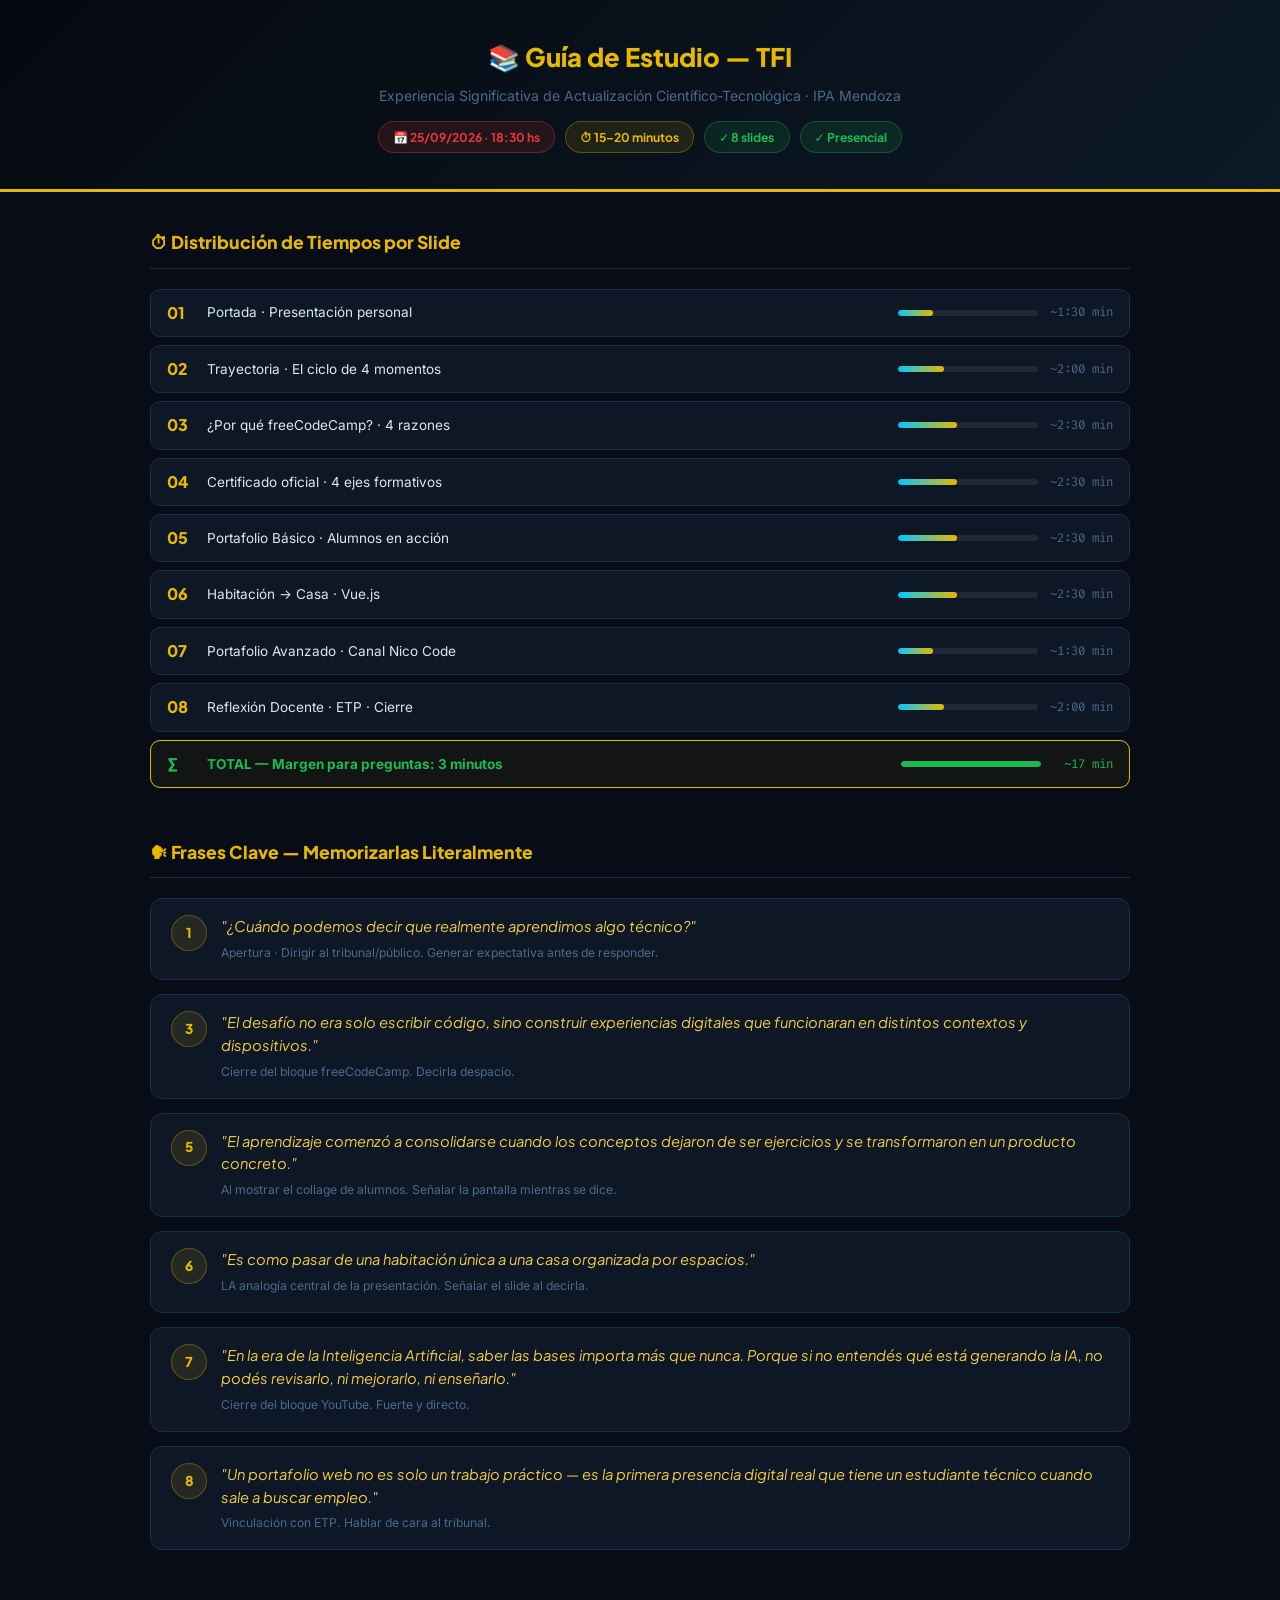
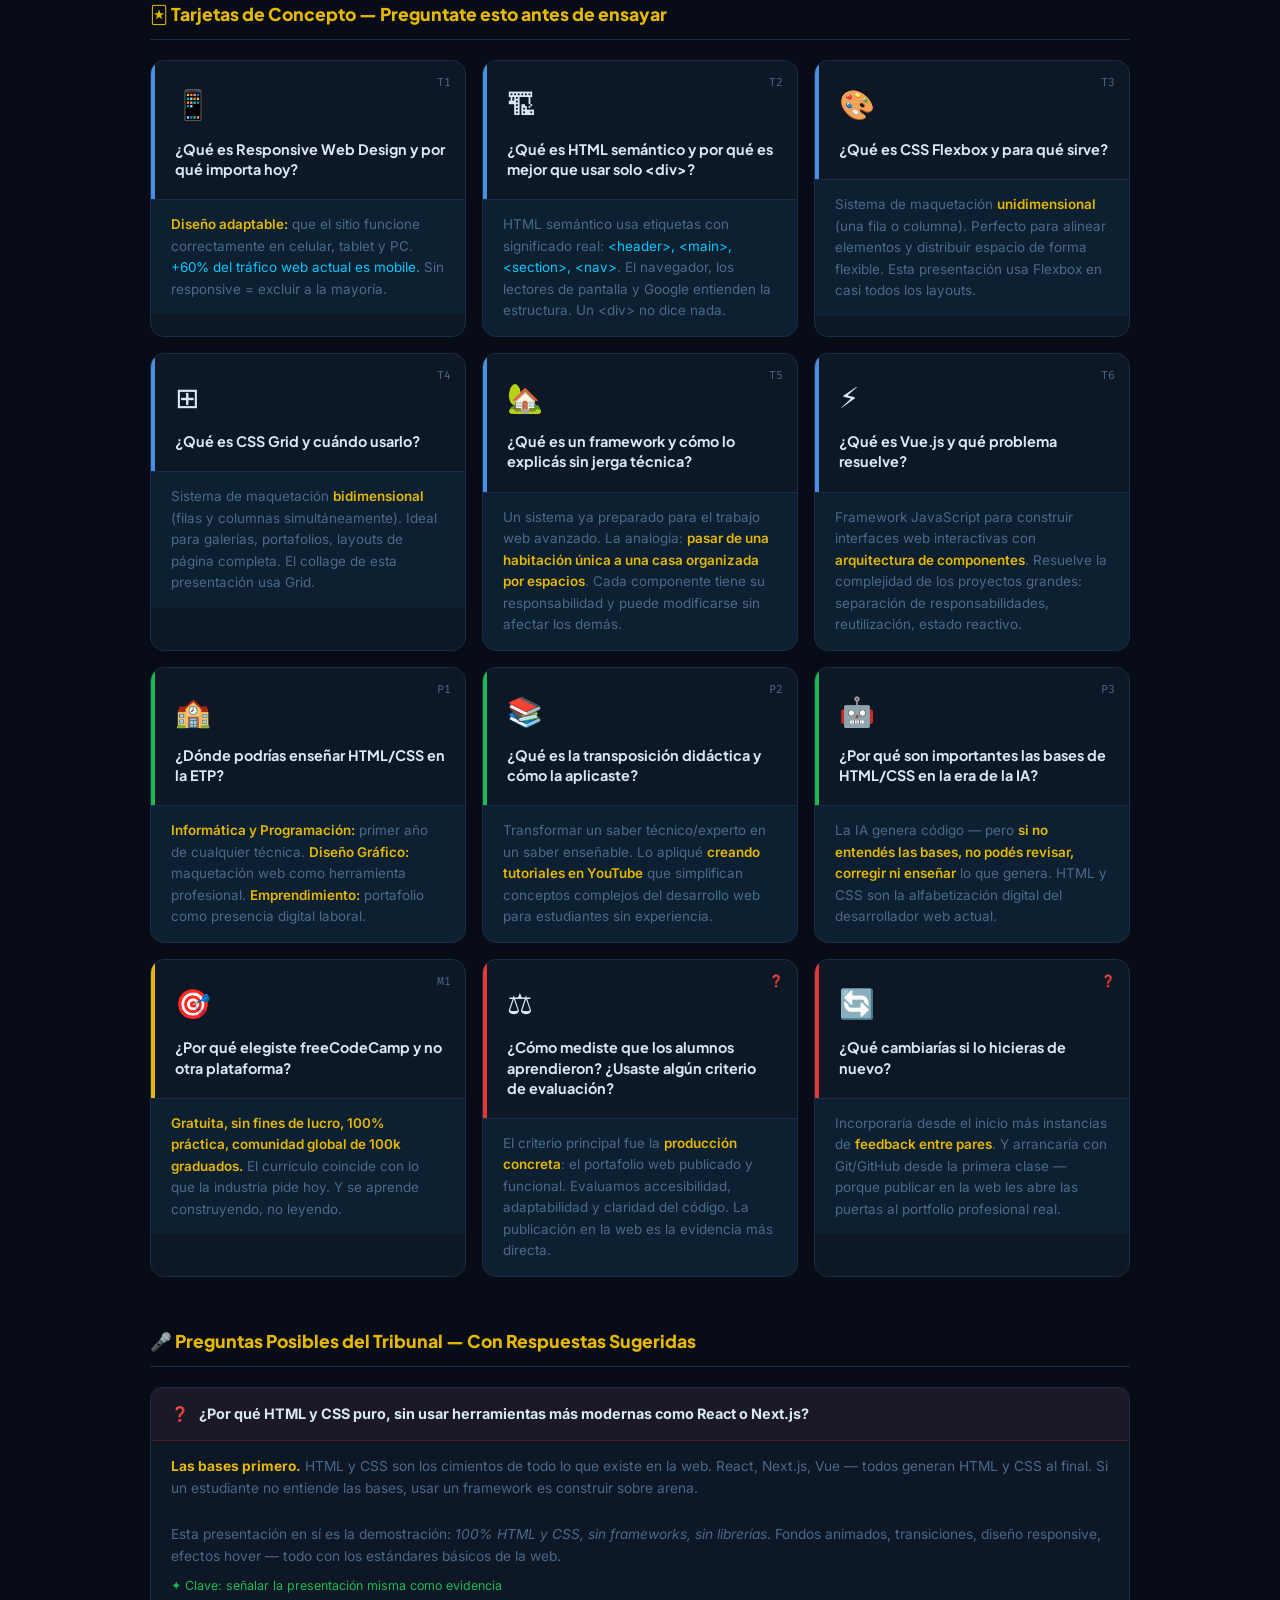
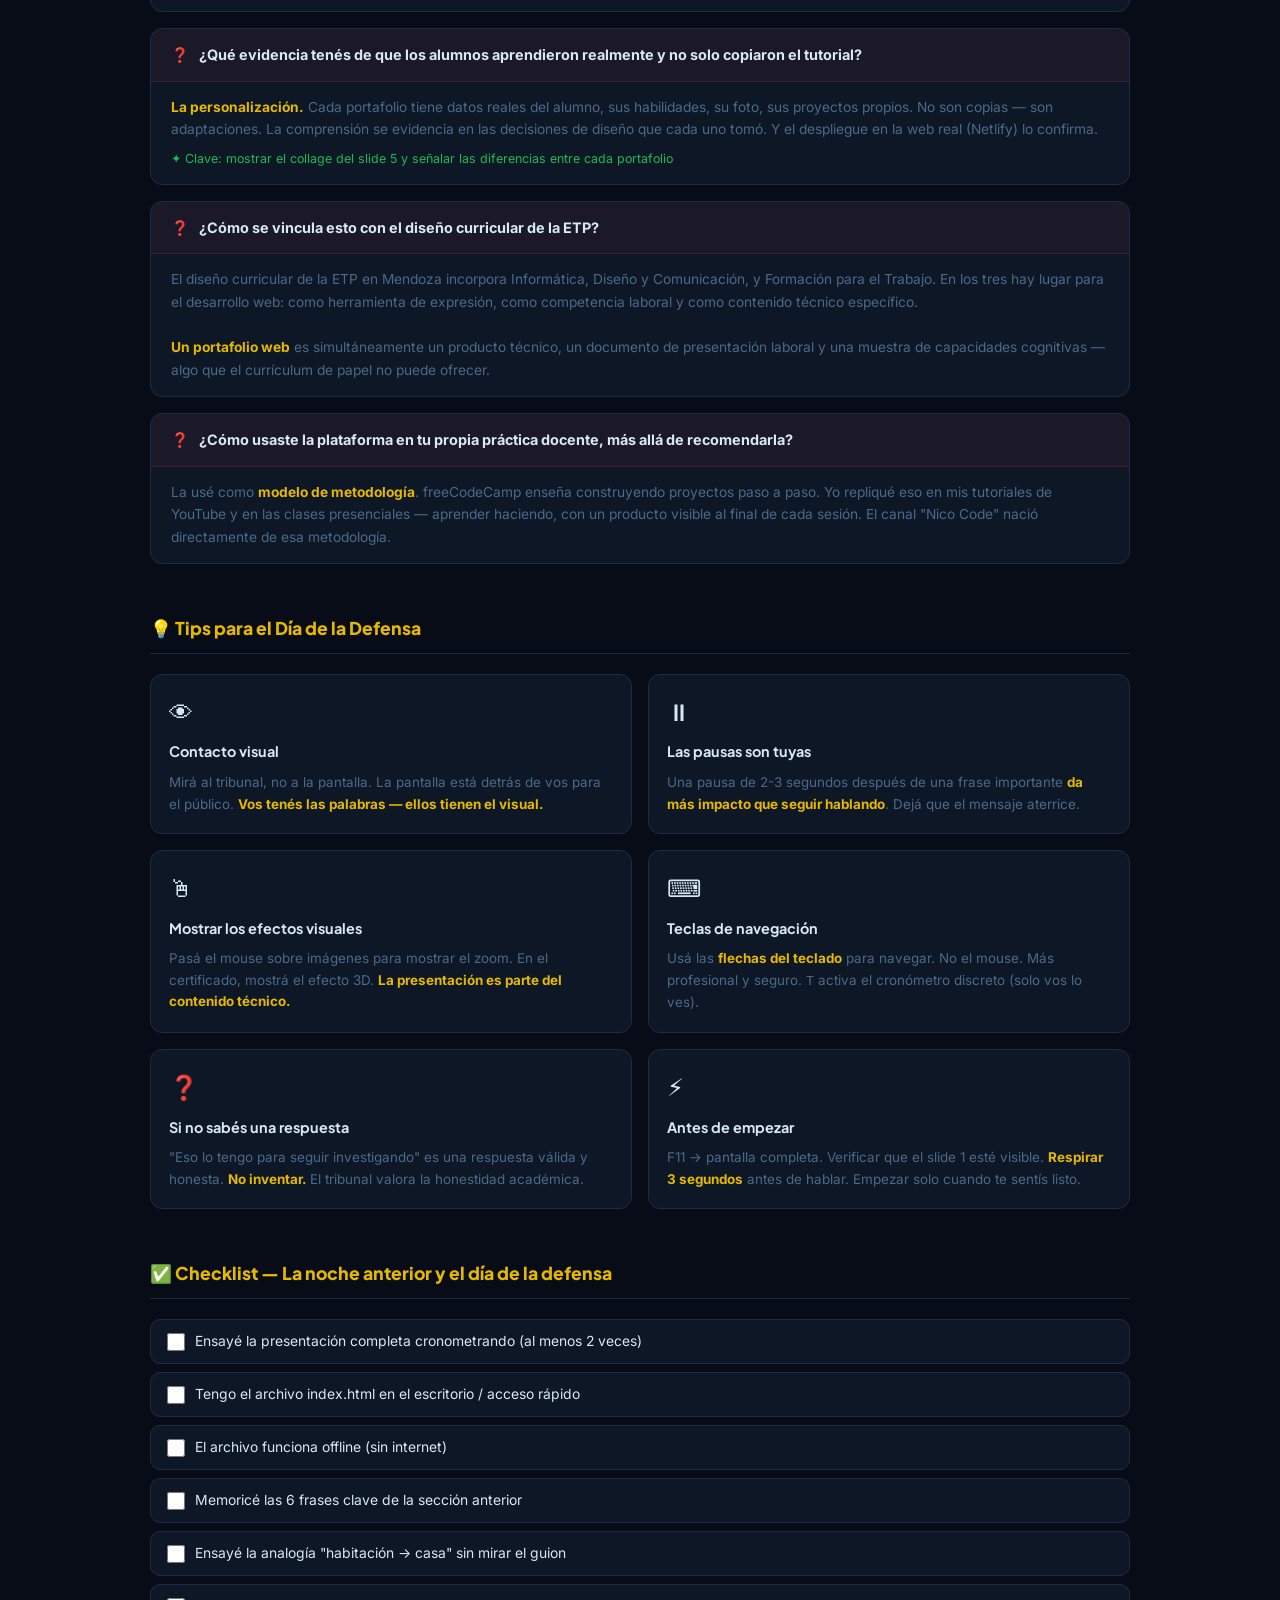
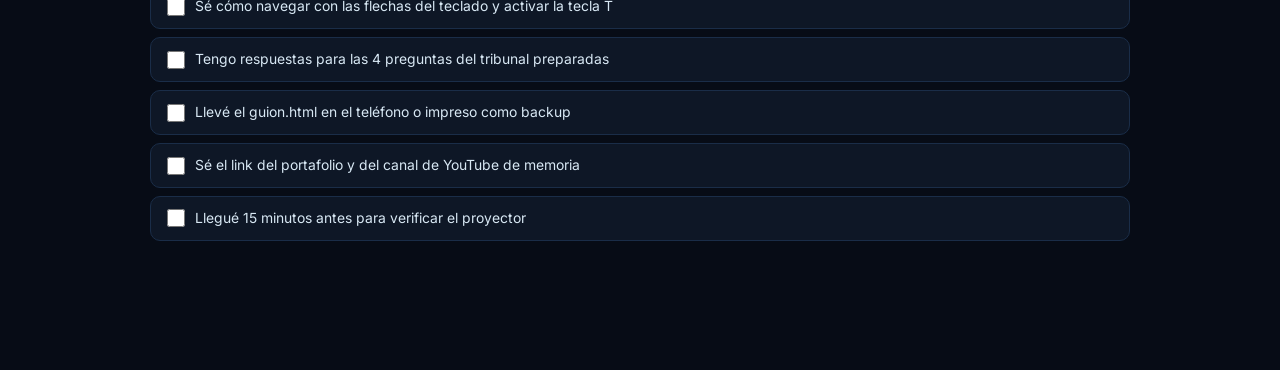
<file: docs/guia_estudio.html>
<!DOCTYPE html>
<html lang="es">
<head>
<meta charset="UTF-8">
<meta name="viewport" content="width=device-width, initial-scale=1.0">
<title>Guía de Estudio — TFI · Nicolás Martínez</title>
<link rel="stylesheet" href="https://fonts.googleapis.com/css2?family=Plus+Jakarta+Sans:ital,wght@0,400;0,600;0,700;0,800;1,600&family=Inter:wght@400;500;600&family=Fira+Code:wght@400;500&display=swap">
<style>
:root{
  --fondo:#070c16;--surface:#0e1726;--border:#1a2d48;
  --dorado:#E6B800;--electrico:#00C8FF;--azul:#4A90E2;
  --verde:#1DB954;--rojo:#E53935;--texto:#d8e8f4;--dim:#4a6a8a;
  --ff:'Plus Jakarta Sans',system-ui,sans-serif;
  --ffi:'Inter',system-ui,sans-serif;--ffc:'Fira Code',monospace;
}
*,*::before,*::after{box-sizing:border-box;margin:0;padding:0}
body{background:var(--fondo);color:var(--texto);font-family:var(--ffi);line-height:1.65;}
@media print{
  body{background:#fff;color:#000;}
  .tarjeta{break-inside:avoid;border:1px solid #ccc!important;}
  .no-print{display:none!important;}
}

/* HEADER */
.header{
  background:linear-gradient(135deg,#05090f,#0c1926);
  border-bottom:3px solid var(--dorado);
  padding:36px 60px; text-align:center;
  position:relative;
}
.header h1{font-family:var(--ff);font-size:1.6rem;font-weight:800;color:var(--dorado);margin-bottom:6px;}
.header p{font-size:0.88rem;color:var(--dim);}
.header-badges{display:flex;gap:10px;justify-content:center;margin-top:14px;flex-wrap:wrap;}
.badge{display:inline-flex;align-items:center;gap:5px;padding:5px 14px;border-radius:50px;font-size:0.76rem;font-weight:700;font-family:var(--ff);}
.badge-def{background:rgba(229,57,53,0.12);border:1px solid rgba(229,57,53,0.35);color:#E53935;}
.badge-ok{background:rgba(29,185,84,0.12);border:1px solid rgba(29,185,84,0.3);color:var(--verde);}
.badge-time{background:rgba(230,184,0,0.1);border:1px solid rgba(230,184,0,0.3);color:var(--dorado);}

/* SECCIONES */
main{max-width:1100px;margin:0 auto;padding:36px 60px 80px;}
.seccion{margin-bottom:50px;}
.seccion-titulo{
  font-family:var(--ff);font-size:1.1rem;font-weight:800;
  color:var(--dorado);margin-bottom:20px;padding-bottom:10px;
  border-bottom:1px solid var(--border);display:flex;align-items:center;gap:10px;
}

/* TARJETAS FLASH */
.tarjetas-grid{display:grid;grid-template-columns:repeat(auto-fill,minmax(300px,1fr));gap:16px;}
.tarjeta{
  background:var(--surface);border:1px solid var(--border);border-radius:14px;
  overflow:hidden;transition:transform 0.2s,box-shadow 0.2s;cursor:pointer;
}
.tarjeta:hover{transform:translateY(-4px);box-shadow:0 12px 32px rgba(0,0,0,0.5);}
.tarjeta-front{padding:20px;position:relative;}
.tarjeta-num{
  position:absolute;top:12px;right:14px;font-family:var(--ffc);
  font-size:0.72rem;color:var(--dim);
}
.tarjeta-icon{font-size:1.8rem;margin-bottom:10px;display:block;}
.tarjeta-pregunta{font-family:var(--ff);font-weight:700;font-size:0.9rem;color:var(--texto);line-height:1.4;}
.tarjeta-back{
  background:rgba(0,200,255,0.05);border-top:1px solid var(--border);
  padding:14px 20px;font-size:0.84rem;color:var(--dim);line-height:1.6;
}
.tarjeta-back strong{color:var(--dorado);font-weight:600;}
.tarjeta-back em{color:var(--electrico);font-style:normal;}

/* TARJETA COLORES por tipo */
.tarjeta.tipo-tecnico .tarjeta-front{border-left:4px solid var(--azul);}
.tarjeta.tipo-pedagogico .tarjeta-front{border-left:4px solid var(--verde);}
.tarjeta.tipo-personal .tarjeta-front{border-left:4px solid var(--dorado);}
.tarjeta.tipo-tribunal .tarjeta-front{border-left:4px solid var(--rojo);}

/* FRASES PARA MEMORIZAR */
.frases{display:flex;flex-direction:column;gap:14px;}
.frase-item{
  background:var(--surface);border:1px solid var(--border);border-radius:12px;
  padding:16px 20px;display:flex;align-items:flex-start;gap:14px;
}
.frase-slide{
  flex-shrink:0;background:rgba(230,184,0,0.1);border:1px solid rgba(230,184,0,0.3);
  border-radius:50%;width:36px;height:36px;display:flex;align-items:center;justify-content:center;
  font-family:var(--ff);font-weight:800;font-size:0.85rem;color:var(--dorado);
}
.frase-texto{font-family:var(--ff);font-style:italic;font-size:0.92rem;color:var(--dorado-s,#F2CC45);line-height:1.55;flex:1;}
.frase-contexto{font-size:0.76rem;color:var(--dim);margin-top:5px;}

/* TIMING VISUAL */
.timing-barra{display:flex;flex-direction:column;gap:8px;}
.timing-slide{display:flex;align-items:center;gap:12px;background:var(--surface);border-radius:10px;padding:10px 16px;border:1px solid var(--border);}
.timing-num{font-family:var(--ff);font-weight:800;font-size:1rem;color:var(--dorado);min-width:28px;}
.timing-titulo{flex:1;font-size:0.85rem;}
.timing-min{font-family:var(--ffc);font-size:0.78rem;color:var(--dim);min-width:60px;text-align:right;}
.timing-bar-wrap{width:140px;height:6px;background:rgba(255,255,255,0.08);border-radius:3px;overflow:hidden;}
.timing-bar-fill{height:100%;border-radius:3px;background:linear-gradient(90deg,var(--electrico),var(--dorado));}

/* PREGUNTAS DEL TRIBUNAL */
.qa-lista{display:flex;flex-direction:column;gap:16px;}
.qa-item{background:var(--surface);border-radius:12px;overflow:hidden;border:1px solid var(--border);}
.qa-pregunta{background:rgba(229,57,53,0.06);border-bottom:1px solid rgba(229,57,53,0.2);padding:14px 20px;font-weight:700;font-size:0.9rem;display:flex;align-items:flex-start;gap:10px;}
.qa-pregunta::before{content:'❓';flex-shrink:0;}
.qa-respuesta{padding:14px 20px;font-size:0.86rem;line-height:1.65;color:var(--dim);}
.qa-respuesta strong{color:var(--dorado);}
.qa-clave{display:flex;align-items:center;gap:6px;margin-top:8px;font-size:0.78rem;color:var(--verde);}

/* TIPS DE PRESENTACIÓN */
.tips-grid{display:grid;grid-template-columns:1fr 1fr;gap:16px;}
.tip-card{background:var(--surface);border:1px solid var(--border);border-radius:12px;padding:18px;}
.tip-icon{font-size:1.5rem;margin-bottom:8px;display:block;}
.tip-titulo{font-family:var(--ff);font-weight:700;font-size:0.9rem;color:var(--texto);margin-bottom:8px;}
.tip-texto{font-size:0.84rem;color:var(--dim);line-height:1.6;}
.tip-texto strong{color:var(--dorado);}

/* CHECK LIST */
.checklist{display:flex;flex-direction:column;gap:8px;}
.check-item{display:flex;align-items:center;gap:10px;padding:10px 16px;background:var(--surface);border:1px solid var(--border);border-radius:10px;font-size:0.87rem;}
.check-item input[type="checkbox"]{width:18px;height:18px;accent-color:var(--verde);flex-shrink:0;cursor:pointer;}
</style>
</head>
<body>

<header class="header">
  <h1>📚 Guía de Estudio — TFI</h1>
  <p>Experiencia Significativa de Actualización Científico-Tecnológica · IPA Mendoza</p>
  <div class="header-badges">
    <span class="badge badge-def">📅 25/09/2026 · 18:30 hs</span>
    <span class="badge badge-time">⏱ 15–20 minutos</span>
    <span class="badge badge-ok">✓ 8 slides</span>
    <span class="badge badge-ok">✓ Presencial</span>
  </div>
</header>

<main>

  <!-- ════ DISTRIBUCIÓN DE TIEMPOS ══════════════════════════════════ -->
  <section class="seccion">
    <h2 class="seccion-titulo">⏱ Distribución de Tiempos por Slide</h2>
    <div class="timing-barra">
      <div class="timing-slide">
        <span class="timing-num">01</span>
        <span class="timing-titulo">Portada · Presentación personal</span>
        <div class="timing-bar-wrap"><div class="timing-bar-fill" style="width:25%"></div></div>
        <span class="timing-min">~1:30 min</span>
      </div>
      <div class="timing-slide">
        <span class="timing-num">02</span>
        <span class="timing-titulo">Trayectoria · El ciclo de 4 momentos</span>
        <div class="timing-bar-wrap"><div class="timing-bar-fill" style="width:33%"></div></div>
        <span class="timing-min">~2:00 min</span>
      </div>
      <div class="timing-slide">
        <span class="timing-num">03</span>
        <span class="timing-titulo">¿Por qué freeCodeCamp? · 4 razones</span>
        <div class="timing-bar-wrap"><div class="timing-bar-fill" style="width:42%"></div></div>
        <span class="timing-min">~2:30 min</span>
      </div>
      <div class="timing-slide">
        <span class="timing-num">04</span>
        <span class="timing-titulo">Certificado oficial · 4 ejes formativos</span>
        <div class="timing-bar-wrap"><div class="timing-bar-fill" style="width:42%"></div></div>
        <span class="timing-min">~2:30 min</span>
      </div>
      <div class="timing-slide">
        <span class="timing-num">05</span>
        <span class="timing-titulo">Portafolio Básico · Alumnos en acción</span>
        <div class="timing-bar-wrap"><div class="timing-bar-fill" style="width:42%"></div></div>
        <span class="timing-min">~2:30 min</span>
      </div>
      <div class="timing-slide">
        <span class="timing-num">06</span>
        <span class="timing-titulo">Habitación → Casa · Vue.js</span>
        <div class="timing-bar-wrap"><div class="timing-bar-fill" style="width:42%"></div></div>
        <span class="timing-min">~2:30 min</span>
      </div>
      <div class="timing-slide">
        <span class="timing-num">07</span>
        <span class="timing-titulo">Portafolio Avanzado · Canal Nico Code</span>
        <div class="timing-bar-wrap"><div class="timing-bar-fill" style="width:25%"></div></div>
        <span class="timing-min">~1:30 min</span>
      </div>
      <div class="timing-slide">
        <span class="timing-num">08</span>
        <span class="timing-titulo">Reflexión Docente · ETP · Cierre</span>
        <div class="timing-bar-wrap"><div class="timing-bar-fill" style="width:33%"></div></div>
        <span class="timing-min">~2:00 min</span>
      </div>
      <div class="timing-slide" style="border-color:var(--dorado);background:rgba(230,184,0,0.05);">
        <span class="timing-num" style="color:var(--verde);">∑</span>
        <span class="timing-titulo" style="font-weight:700;color:var(--verde);">TOTAL — Margen para preguntas: 3 minutos</span>
        <div class="timing-bar-wrap"><div class="timing-bar-fill" style="width:100%;background:var(--verde)"></div></div>
        <span class="timing-min" style="color:var(--verde);">~17 min</span>
      </div>
    </div>
  </section>

  <!-- ════ FRASES CLAVE PARA MEMORIZAR ══════════════════════════════ -->
  <section class="seccion">
    <h2 class="seccion-titulo">🗣 Frases Clave — Memorizarlas Literalmente</h2>
    <div class="frases">
      <div class="frase-item">
        <span class="frase-slide">1</span>
        <div>
          <p class="frase-texto">"¿Cuándo podemos decir que realmente aprendimos algo técnico?"</p>
          <p class="frase-contexto">Apertura · Dirigir al tribunal/público. Generar expectativa antes de responder.</p>
        </div>
      </div>
      <div class="frase-item">
        <span class="frase-slide">3</span>
        <div>
          <p class="frase-texto">"El desafío no era solo escribir código, sino construir experiencias digitales que funcionaran en distintos contextos y dispositivos."</p>
          <p class="frase-contexto">Cierre del bloque freeCodeCamp. Decirla despacio.</p>
        </div>
      </div>
      <div class="frase-item">
        <span class="frase-slide">5</span>
        <div>
          <p class="frase-texto">"El aprendizaje comenzó a consolidarse cuando los conceptos dejaron de ser ejercicios y se transformaron en un producto concreto."</p>
          <p class="frase-contexto">Al mostrar el collage de alumnos. Señalar la pantalla mientras se dice.</p>
        </div>
      </div>
      <div class="frase-item">
        <span class="frase-slide">6</span>
        <div>
          <p class="frase-texto">"Es como pasar de una habitación única a una casa organizada por espacios."</p>
          <p class="frase-contexto">LA analogía central de la presentación. Señalar el slide al decirla.</p>
        </div>
      </div>
      <div class="frase-item">
        <span class="frase-slide">7</span>
        <div>
          <p class="frase-texto">"En la era de la Inteligencia Artificial, saber las bases importa más que nunca. Porque si no entendés qué está generando la IA, no podés revisarlo, ni mejorarlo, ni enseñarlo."</p>
          <p class="frase-contexto">Cierre del bloque YouTube. Fuerte y directo.</p>
        </div>
      </div>
      <div class="frase-item">
        <span class="frase-slide">8</span>
        <div>
          <p class="frase-texto">"Un portafolio web no es solo un trabajo práctico — es la primera presencia digital real que tiene un estudiante técnico cuando sale a buscar empleo."</p>
          <p class="frase-contexto">Vinculación con ETP. Hablar de cara al tribunal.</p>
        </div>
      </div>
    </div>
  </section>

  <!-- ════ TARJETAS FLASH — CONCEPTOS ═══════════════════════════════ -->
  <section class="seccion">
    <h2 class="seccion-titulo">🃏 Tarjetas de Concepto — Preguntate esto antes de ensayar</h2>
    <div class="tarjetas-grid">

      <div class="tarjeta tipo-tecnico">
        <div class="tarjeta-front">
          <span class="tarjeta-num">T1</span>
          <span class="tarjeta-icon">📱</span>
          <p class="tarjeta-pregunta">¿Qué es Responsive Web Design y por qué importa hoy?</p>
        </div>
        <div class="tarjeta-back">
          <strong>Diseño adaptable:</strong> que el sitio funcione correctamente en celular, tablet y PC. <em>+60% del tráfico web actual es mobile.</em> Sin responsive = excluir a la mayoría.
        </div>
      </div>

      <div class="tarjeta tipo-tecnico">
        <div class="tarjeta-front">
          <span class="tarjeta-num">T2</span>
          <span class="tarjeta-icon">🏗</span>
          <p class="tarjeta-pregunta">¿Qué es HTML semántico y por qué es mejor que usar solo &lt;div&gt;?</p>
        </div>
        <div class="tarjeta-back">
          HTML semántico usa etiquetas con significado real: <em>&lt;header&gt;, &lt;main&gt;, &lt;section&gt;, &lt;nav&gt;</em>. El navegador, los lectores de pantalla y Google entienden la estructura. Un &lt;div&gt; no dice nada.
        </div>
      </div>

      <div class="tarjeta tipo-tecnico">
        <div class="tarjeta-front">
          <span class="tarjeta-num">T3</span>
          <span class="tarjeta-icon">🎨</span>
          <p class="tarjeta-pregunta">¿Qué es CSS Flexbox y para qué sirve?</p>
        </div>
        <div class="tarjeta-back">
          Sistema de maquetación <strong>unidimensional</strong> (una fila o columna). Perfecto para alinear elementos y distribuir espacio de forma flexible. Esta presentación usa Flexbox en casi todos los layouts.
        </div>
      </div>

      <div class="tarjeta tipo-tecnico">
        <div class="tarjeta-front">
          <span class="tarjeta-num">T4</span>
          <span class="tarjeta-icon">⊞</span>
          <p class="tarjeta-pregunta">¿Qué es CSS Grid y cuándo usarlo?</p>
        </div>
        <div class="tarjeta-back">
          Sistema de maquetación <strong>bidimensional</strong> (filas y columnas simultáneamente). Ideal para galerías, portafolios, layouts de página completa. El collage de esta presentación usa Grid.
        </div>
      </div>

      <div class="tarjeta tipo-tecnico">
        <div class="tarjeta-front">
          <span class="tarjeta-num">T5</span>
          <span class="tarjeta-icon">🏡</span>
          <p class="tarjeta-pregunta">¿Qué es un framework y cómo lo explicás sin jerga técnica?</p>
        </div>
        <div class="tarjeta-back">
          Un sistema ya preparado para el trabajo web avanzado. La analogía: <strong>pasar de una habitación única a una casa organizada por espacios</strong>. Cada componente tiene su responsabilidad y puede modificarse sin afectar los demás.
        </div>
      </div>

      <div class="tarjeta tipo-tecnico">
        <div class="tarjeta-front">
          <span class="tarjeta-num">T6</span>
          <span class="tarjeta-icon">⚡</span>
          <p class="tarjeta-pregunta">¿Qué es Vue.js y qué problema resuelve?</p>
        </div>
        <div class="tarjeta-back">
          Framework JavaScript para construir interfaces web interactivas con <strong>arquitectura de componentes</strong>. Resuelve la complejidad de los proyectos grandes: separación de responsabilidades, reutilización, estado reactivo.
        </div>
      </div>

      <div class="tarjeta tipo-pedagogico">
        <div class="tarjeta-front">
          <span class="tarjeta-num">P1</span>
          <span class="tarjeta-icon">🏫</span>
          <p class="tarjeta-pregunta">¿Dónde podrías enseñar HTML/CSS en la ETP?</p>
        </div>
        <div class="tarjeta-back">
          <strong>Informática y Programación:</strong> primer año de cualquier técnica. <strong>Diseño Gráfico:</strong> maquetación web como herramienta profesional. <strong>Emprendimiento:</strong> portafolio como presencia digital laboral.
        </div>
      </div>

      <div class="tarjeta tipo-pedagogico">
        <div class="tarjeta-front">
          <span class="tarjeta-num">P2</span>
          <span class="tarjeta-icon">📚</span>
          <p class="tarjeta-pregunta">¿Qué es la transposición didáctica y cómo la aplicaste?</p>
        </div>
        <div class="tarjeta-back">
          Transformar un saber técnico/experto en un saber enseñable. Lo apliqué <strong>creando tutoriales en YouTube</strong> que simplifican conceptos complejos del desarrollo web para estudiantes sin experiencia.
        </div>
      </div>

      <div class="tarjeta tipo-pedagogico">
        <div class="tarjeta-front">
          <span class="tarjeta-num">P3</span>
          <span class="tarjeta-icon">🤖</span>
          <p class="tarjeta-pregunta">¿Por qué son importantes las bases de HTML/CSS en la era de la IA?</p>
        </div>
        <div class="tarjeta-back">
          La IA genera código — pero <strong>si no entendés las bases, no podés revisar, corregir ni enseñar</strong> lo que genera. HTML y CSS son la alfabetización digital del desarrollador web actual.
        </div>
      </div>

      <div class="tarjeta tipo-personal">
        <div class="tarjeta-front">
          <span class="tarjeta-num">M1</span>
          <span class="tarjeta-icon">🎯</span>
          <p class="tarjeta-pregunta">¿Por qué elegiste freeCodeCamp y no otra plataforma?</p>
        </div>
        <div class="tarjeta-back">
          <strong>Gratuita, sin fines de lucro, 100% práctica, comunidad global de 100k graduados.</strong> El currículo coincide con lo que la industria pide hoy. Y se aprende construyendo, no leyendo.
        </div>
      </div>

      <div class="tarjeta tipo-tribunal">
        <div class="tarjeta-front">
          <span class="tarjeta-num">❓</span>
          <span class="tarjeta-icon">⚖</span>
          <p class="tarjeta-pregunta">¿Cómo mediste que los alumnos aprendieron? ¿Usaste algún criterio de evaluación?</p>
        </div>
        <div class="tarjeta-back">
          El criterio principal fue la <strong>producción concreta</strong>: el portafolio web publicado y funcional. Evaluamos accesibilidad, adaptabilidad y claridad del código. La publicación en la web es la evidencia más directa.
        </div>
      </div>

      <div class="tarjeta tipo-tribunal">
        <div class="tarjeta-front">
          <span class="tarjeta-num">❓</span>
          <span class="tarjeta-icon">🔄</span>
          <p class="tarjeta-pregunta">¿Qué cambiarías si lo hicieras de nuevo?</p>
        </div>
        <div class="tarjeta-back">
          Incorporaría desde el inicio más instancias de <strong>feedback entre pares</strong>. Y arrancaría con Git/GitHub desde la primera clase — porque publicar en la web les abre las puertas al portfolio profesional real.
        </div>
      </div>

    </div>
  </section>

  <!-- ════ PREGUNTAS POSIBLES DEL TRIBUNAL ═══════════════════════════ -->
  <section class="seccion">
    <h2 class="seccion-titulo">🎤 Preguntas Posibles del Tribunal — Con Respuestas Sugeridas</h2>
    <div class="qa-lista">

      <div class="qa-item">
        <div class="qa-pregunta">¿Por qué HTML y CSS puro, sin usar herramientas más modernas como React o Next.js?</div>
        <div class="qa-respuesta">
          <strong>Las bases primero.</strong> HTML y CSS son los cimientos de todo lo que existe en la web. React, Next.js, Vue — todos generan HTML y CSS al final. Si un estudiante no entiende las bases, usar un framework es construir sobre arena.<br><br>
          Esta presentación en sí es la demostración: <em>100% HTML y CSS, sin frameworks, sin librerías</em>. Fondos animados, transiciones, diseño responsive, efectos hover — todo con los estándares básicos de la web.
          <div class="qa-clave">✦ Clave: señalar la presentación misma como evidencia</div>
        </div>
      </div>

      <div class="qa-item">
        <div class="qa-pregunta">¿Qué evidencia tenés de que los alumnos aprendieron realmente y no solo copiaron el tutorial?</div>
        <div class="qa-respuesta">
          <strong>La personalización.</strong> Cada portafolio tiene datos reales del alumno, sus habilidades, su foto, sus proyectos propios. No son copias — son adaptaciones. La comprensión se evidencia en las decisiones de diseño que cada uno tomó. Y el despliegue en la web real (Netlify) lo confirma.
          <div class="qa-clave">✦ Clave: mostrar el collage del slide 5 y señalar las diferencias entre cada portafolio</div>
        </div>
      </div>

      <div class="qa-item">
        <div class="qa-pregunta">¿Cómo se vincula esto con el diseño curricular de la ETP?</div>
        <div class="qa-respuesta">
          El diseño curricular de la ETP en Mendoza incorpora Informática, Diseño y Comunicación, y Formación para el Trabajo. En los tres hay lugar para el desarrollo web: como herramienta de expresión, como competencia laboral y como contenido técnico específico.<br><br>
          <strong>Un portafolio web</strong> es simultáneamente un producto técnico, un documento de presentación laboral y una muestra de capacidades cognitivas — algo que el currículum de papel no puede ofrecer.
        </div>
      </div>

      <div class="qa-item">
        <div class="qa-pregunta">¿Cómo usaste la plataforma en tu propia práctica docente, más allá de recomendarla?</div>
        <div class="qa-respuesta">
          La usé como <strong>modelo de metodología</strong>. freeCodeCamp enseña construyendo proyectos paso a paso. Yo repliqué eso en mis tutoriales de YouTube y en las clases presenciales — aprender haciendo, con un producto visible al final de cada sesión. El canal "Nico Code" nació directamente de esa metodología.
        </div>
      </div>

    </div>
  </section>

  <!-- ════ TIPS DE PRESENTACIÓN ════════════════════════════════════════ -->
  <section class="seccion">
    <h2 class="seccion-titulo">💡 Tips para el Día de la Defensa</h2>
    <div class="tips-grid">
      <div class="tip-card">
        <span class="tip-icon">👁</span>
        <p class="tip-titulo">Contacto visual</p>
        <p class="tip-texto">Mirá al tribunal, no a la pantalla. La pantalla está detrás de vos para el público. <strong>Vos tenés las palabras — ellos tienen el visual.</strong></p>
      </div>
      <div class="tip-card">
        <span class="tip-icon">⏸</span>
        <p class="tip-titulo">Las pausas son tuyas</p>
        <p class="tip-texto">Una pausa de 2-3 segundos después de una frase importante <strong>da más impacto que seguir hablando</strong>. Dejá que el mensaje aterrice.</p>
      </div>
      <div class="tip-card">
        <span class="tip-icon">🖱</span>
        <p class="tip-titulo">Mostrar los efectos visuales</p>
        <p class="tip-texto">Pasá el mouse sobre imágenes para mostrar el zoom. En el certificado, mostrá el efecto 3D. <strong>La presentación es parte del contenido técnico.</strong></p>
      </div>
      <div class="tip-card">
        <span class="tip-icon">⌨</span>
        <p class="tip-titulo">Teclas de navegación</p>
        <p class="tip-texto">Usá las <strong>flechas del teclado</strong> para navegar. No el mouse. Más profesional y seguro. <kbd>T</kbd> activa el cronómetro discreto (solo vos lo ves).</p>
      </div>
      <div class="tip-card">
        <span class="tip-icon">❓</span>
        <p class="tip-titulo">Si no sabés una respuesta</p>
        <p class="tip-texto">"Eso lo tengo para seguir investigando" es una respuesta válida y honesta. <strong>No inventar.</strong> El tribunal valora la honestidad académica.</p>
      </div>
      <div class="tip-card">
        <span class="tip-icon">⚡</span>
        <p class="tip-titulo">Antes de empezar</p>
        <p class="tip-texto">F11 → pantalla completa. Verificar que el slide 1 esté visible. <strong>Respirar 3 segundos</strong> antes de hablar. Empezar solo cuando te sentís listo.</p>
      </div>
    </div>
  </section>

  <!-- ════ CHECKLIST PRE-DEFENSA ═════════════════════════════════════ -->
  <section class="seccion">
    <h2 class="seccion-titulo">✅ Checklist — La noche anterior y el día de la defensa</h2>
    <div class="checklist">
      <label class="check-item"><input type="checkbox"> Ensayé la presentación completa cronometrando (al menos 2 veces)</label>
      <label class="check-item"><input type="checkbox"> Tengo el archivo index.html en el escritorio / acceso rápido</label>
      <label class="check-item"><input type="checkbox"> El archivo funciona offline (sin internet)</label>
      <label class="check-item"><input type="checkbox"> Memoricé las 6 frases clave de la sección anterior</label>
      <label class="check-item"><input type="checkbox"> Ensayé la analogía "habitación → casa" sin mirar el guion</label>
      <label class="check-item"><input type="checkbox"> Sé cómo navegar con las flechas del teclado y activar la tecla T</label>
      <label class="check-item"><input type="checkbox"> Tengo respuestas para las 4 preguntas del tribunal preparadas</label>
      <label class="check-item"><input type="checkbox"> Llevé el guion.html en el teléfono o impreso como backup</label>
      <label class="check-item"><input type="checkbox"> Sé el link del portafolio y del canal de YouTube de memoria</label>
      <label class="check-item"><input type="checkbox"> Llegué 15 minutos antes para verificar el proyector</label>
    </div>
  </section>

</main>

</body>
</html>
</file>
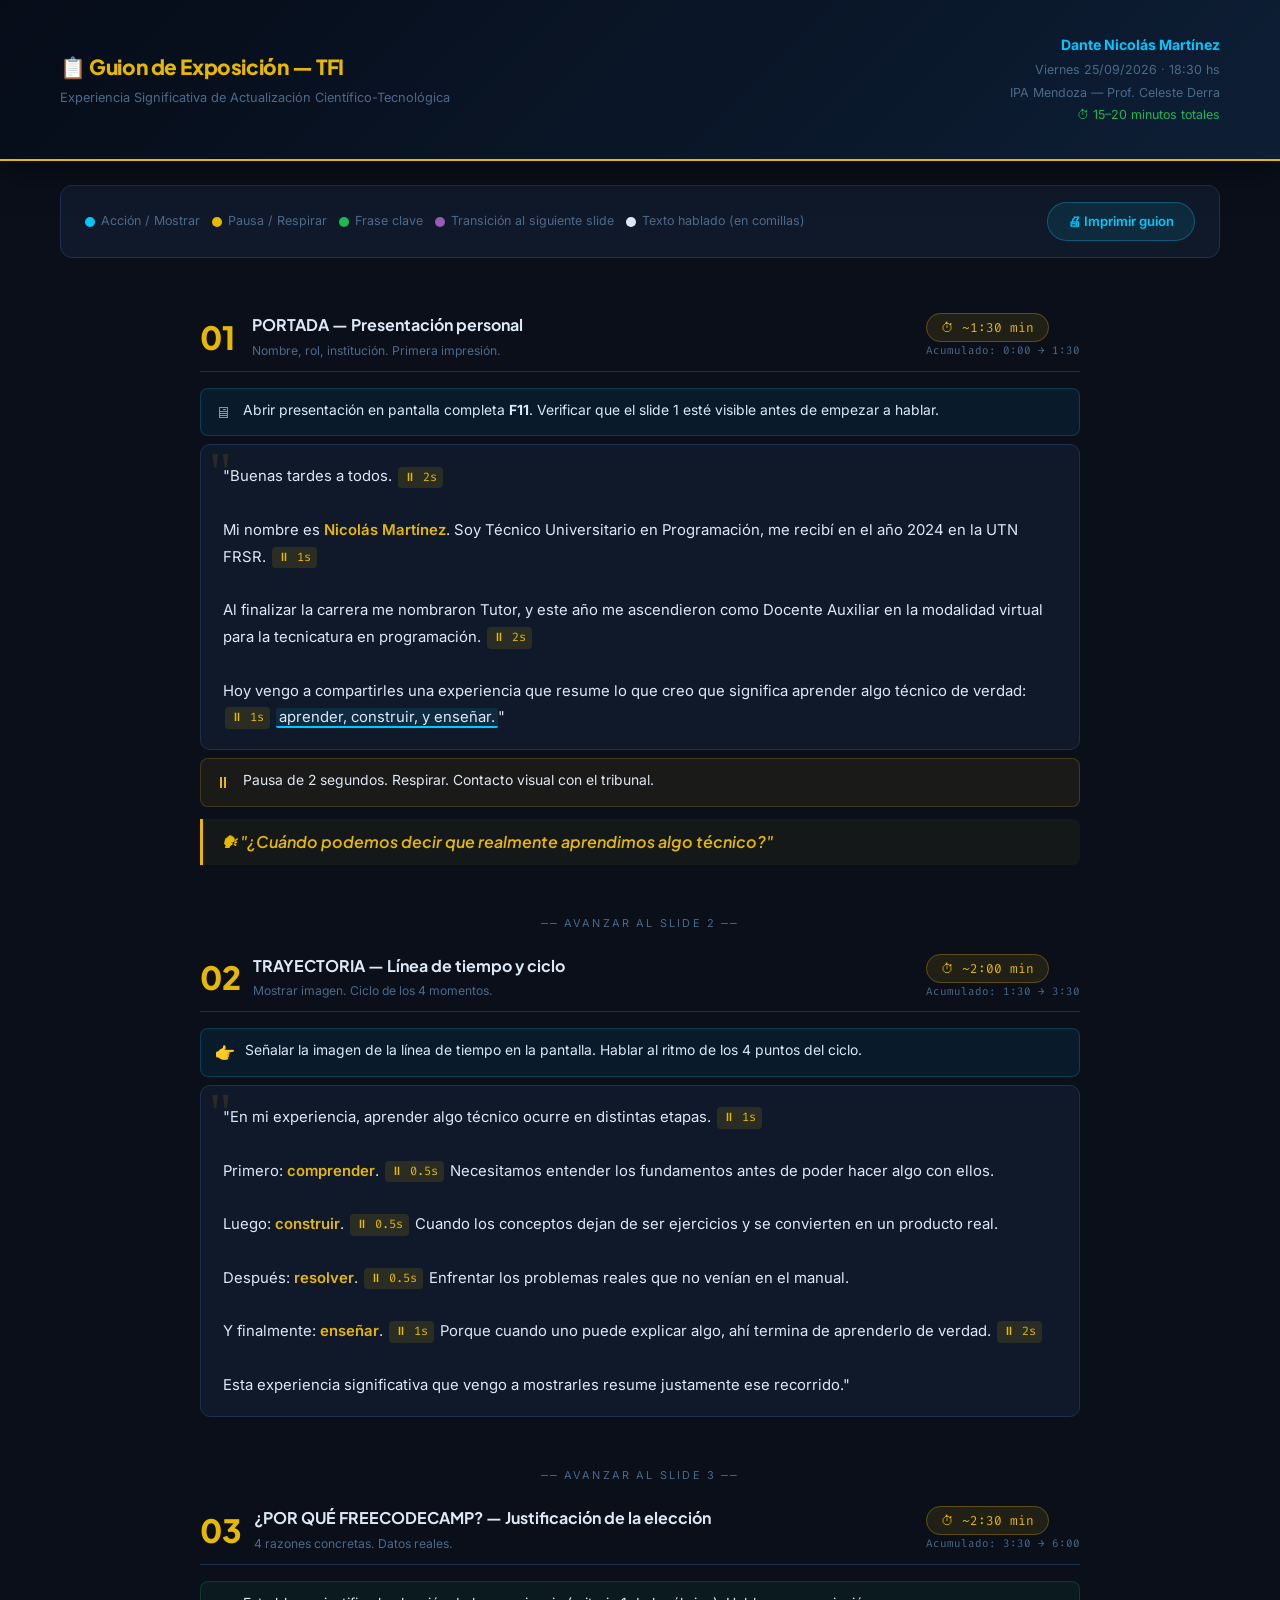
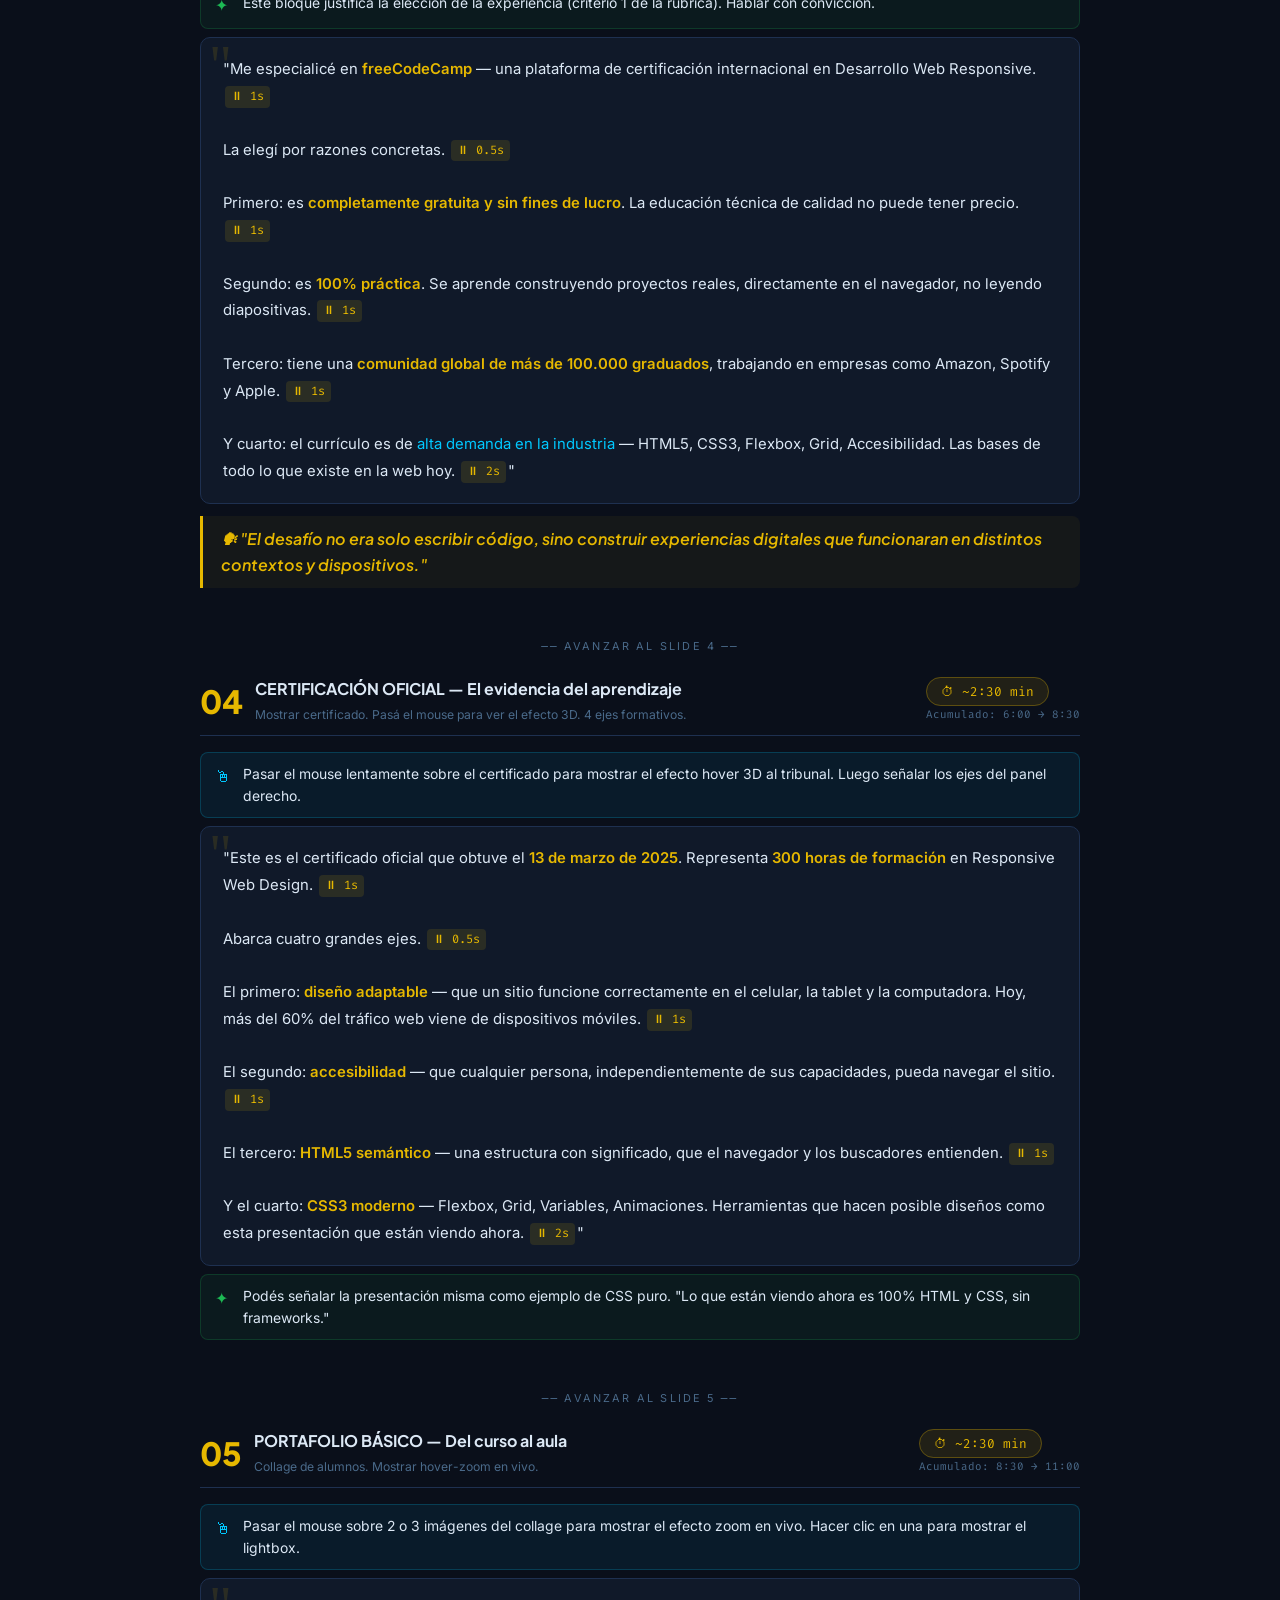
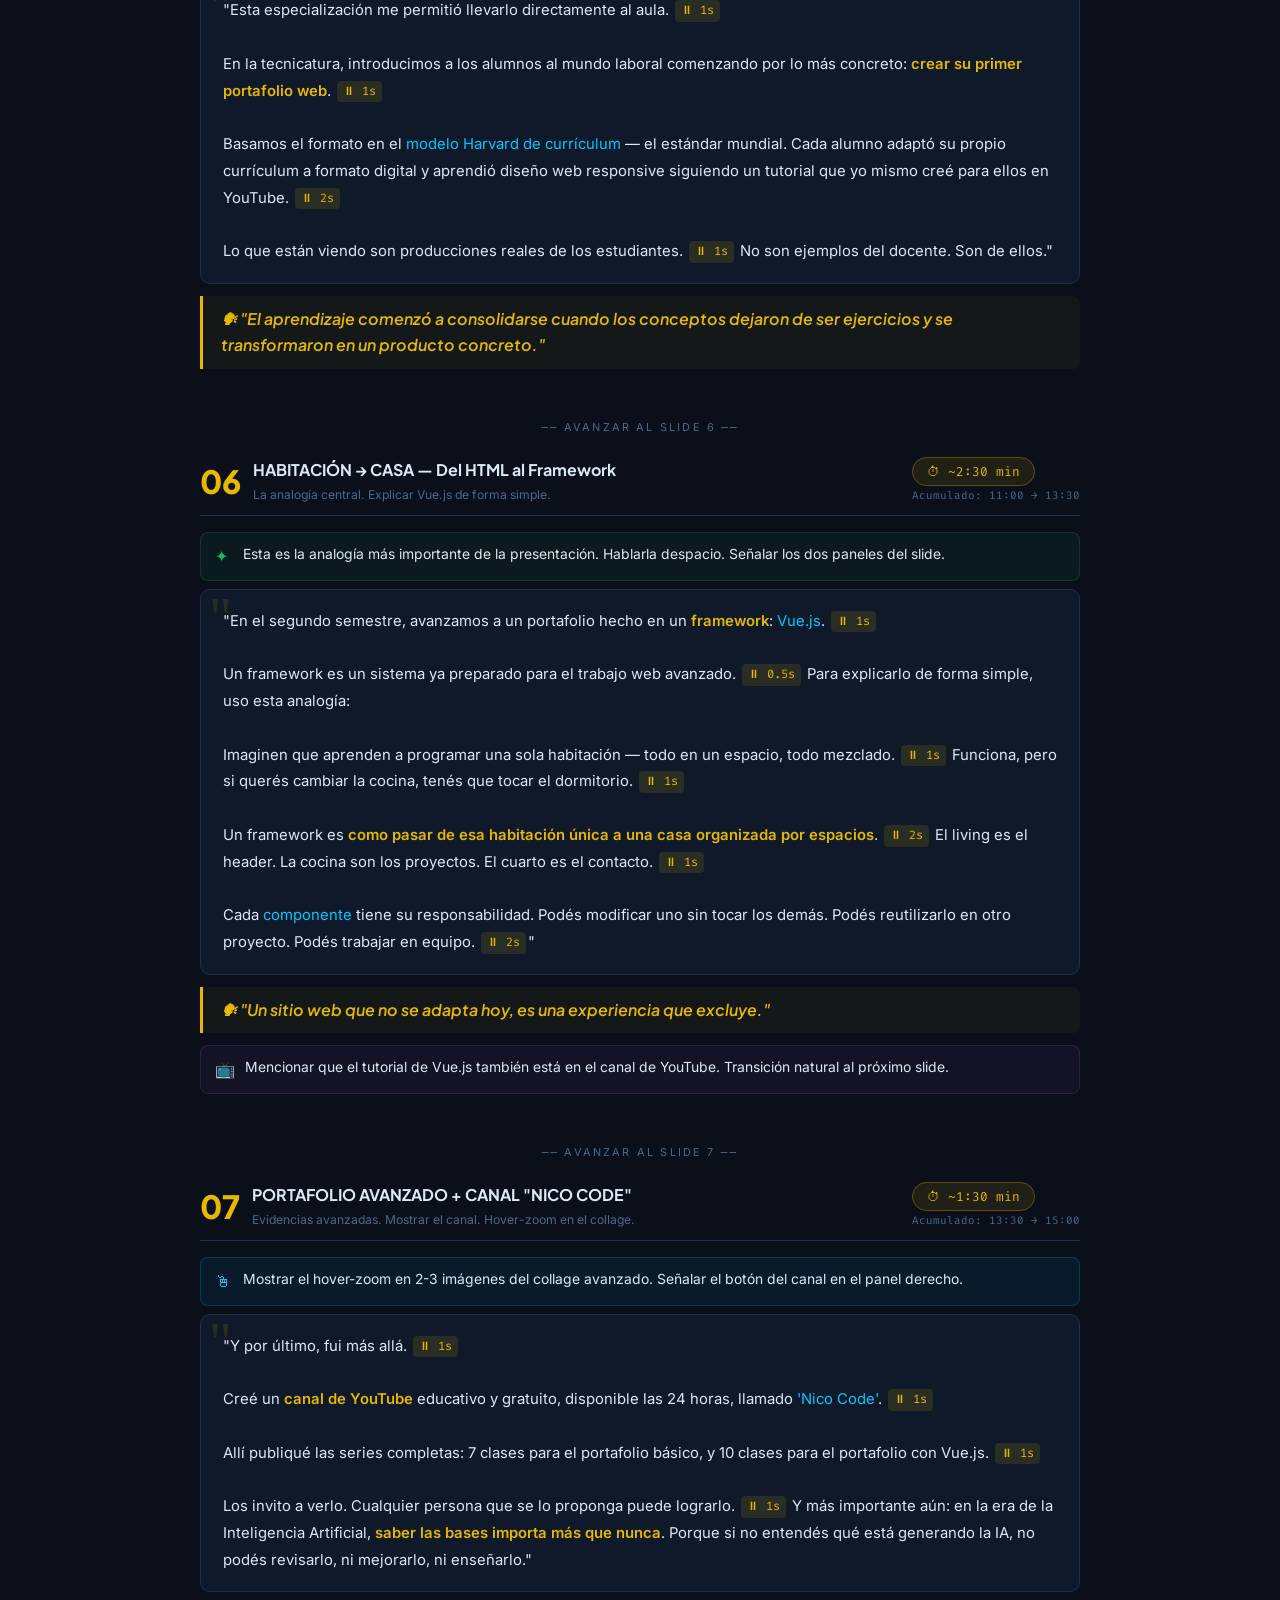
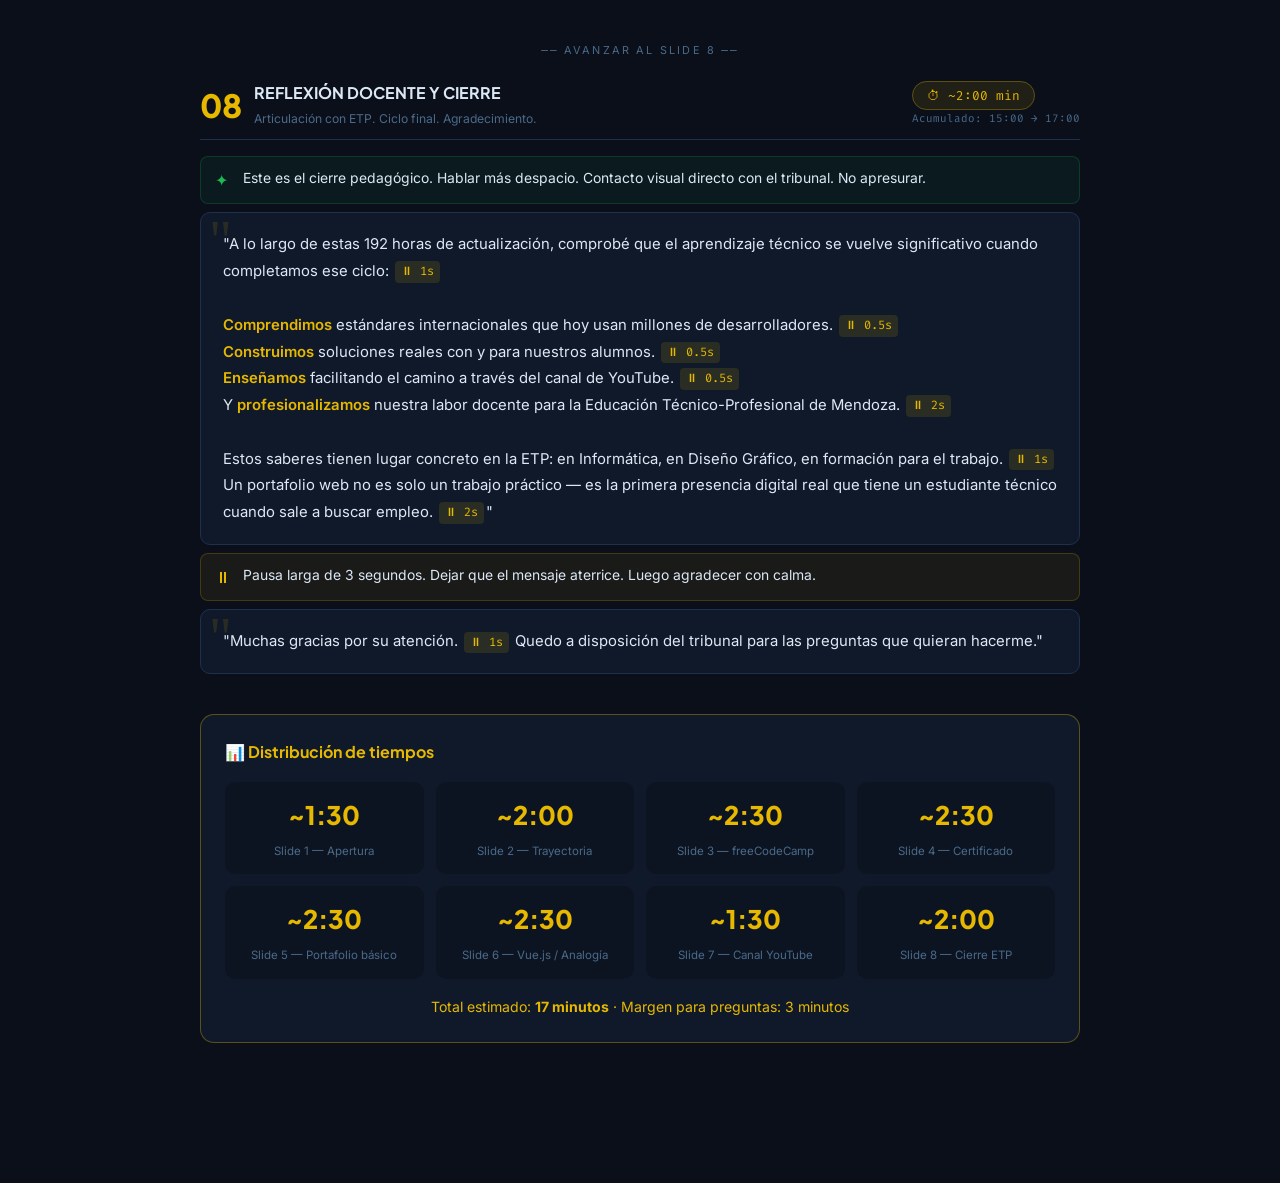
<file: docs/guion.html>
<!DOCTYPE html>
<html lang="es">
<head>
<meta charset="UTF-8">
<meta name="viewport" content="width=device-width, initial-scale=1.0">
<title>Guion TFI — Dante Nicolás Martínez · 25/09/2026</title>
<link rel="preconnect" href="https://fonts.googleapis.com">
<link rel="stylesheet" href="https://fonts.googleapis.com/css2?family=Plus+Jakarta+Sans:ital,wght@0,400;0,600;0,700;0,800;1,600&family=Inter:wght@400;500;600&family=Fira+Code:wght@400;500&display=swap">
<style>
:root{
  --fondo:#0a0f1a;--surface:#101929;--border:#1e3050;
  --dorado:#E6B800;--electrico:#00C8FF;--azul:#4A90E2;
  --verde:#1DB954;--rojo:#E53935;--texto:#dce8f5;--dim:#4a6a8a;
  --ff:'Plus Jakarta Sans',system-ui,sans-serif;
  --ffi:'Inter',system-ui,sans-serif;--ffc:'Fira Code',monospace;
}
*,*::before,*::after{box-sizing:border-box;margin:0;padding:0}
body{background:var(--fondo);color:var(--texto);font-family:var(--ffi);overflow-x:hidden;line-height:1.65;}
@media print{body{background:#fff;color:#000;}.no-print{display:none!important;} .bloque{break-inside:avoid;} }

/* HEADER */
.header{background:linear-gradient(135deg,#060c18,#0d1e35);border-bottom:2px solid var(--dorado);padding:32px 60px;position:sticky;top:0;z-index:100;display:flex;align-items:center;justify-content:space-between;gap:20px;box-shadow:0 8px 32px rgba(0,0,0,0.5);}
.header-titulo{font-family:var(--ff);font-weight:800;font-size:1.3rem;color:var(--dorado);letter-spacing:-0.02em;}
.header-sub{font-size:0.80rem;color:var(--dim);margin-top:3px;font-family:var(--ffi);}
.header-meta{text-align:right;font-size:0.78rem;color:var(--dim);line-height:1.8;}
.header-meta strong{color:var(--electrico);display:block;font-size:0.88rem;margin-bottom:2px;}

/* LEYENDA */
.leyenda{display:flex;flex-wrap:wrap;gap:12px;background:var(--surface);border:1px solid var(--border);border-radius:12px;padding:16px 24px;margin:24px 60px;}
.ley-item{display:flex;align-items:center;gap:6px;font-size:0.78rem;color:var(--dim);}
.ley-dot{width:10px;height:10px;border-radius:50%;flex-shrink:0;}

/* MAIN */
main{max-width:1000px;margin:0 auto;padding:30px 60px 60px;}

/* BLOQUE DE SLIDE */
.bloque{margin-bottom:40px;position:relative;}
.slide-header{display:flex;align-items:center;gap:12px;margin-bottom:16px;padding-bottom:10px;border-bottom:1px solid var(--border);}
.slide-num{font-family:var(--ff);font-weight:800;font-size:2rem;color:var(--dorado);min-width:40px;line-height:1;}
.slide-info{flex:1;}
.slide-titulo-g{font-family:var(--ff);font-weight:700;font-size:1rem;color:var(--texto);}
.slide-subtitle-g{font-size:0.76rem;color:var(--dim);margin-top:2px;}
.slide-tiempo{
  background:rgba(230,184,0,0.1);border:1px solid rgba(230,184,0,0.3);
  border-radius:50px;padding:5px 14px;font-family:var(--ffc);
  font-size:0.80rem;color:var(--dorado);white-space:nowrap;flex-shrink:0;
}
.slide-acum{font-size:0.68rem;color:var(--dim);text-align:right;font-family:var(--ffc);margin-top:3px;}

/* CUE BOX */
.cue{display:flex;align-items:flex-start;gap:10px;margin:8px 0;padding:10px 14px;border-radius:8px;font-size:0.87rem;line-height:1.6;}
.cue-accion{background:rgba(0,200,255,0.07);border:1px solid rgba(0,200,255,0.2);}
.cue-accion .cue-icon{color:var(--electrico);}
.cue-pausa{background:rgba(230,184,0,0.07);border:1px solid rgba(230,184,0,0.2);}
.cue-pausa .cue-icon{color:var(--dorado);}
.cue-clave{background:rgba(29,185,84,0.07);border:1px solid rgba(29,185,84,0.2);}
.cue-clave .cue-icon{color:var(--verde);}
.cue-transicion{background:rgba(155,89,182,0.07);border:1px solid rgba(155,89,182,0.2);}
.cue-transicion .cue-icon{color:#9B59B6;}
.cue-icon{font-size:1rem;min-width:18px;flex-shrink:0;margin-top:1px;}

/* TEXTO HABLADO */
.texto{
  background:var(--surface);border:1px solid var(--border);border-radius:10px;
  padding:18px 22px;font-size:0.93rem;line-height:1.8;color:var(--texto);
  position:relative;
}
.texto::before{
  content:'"';font-size:3.5rem;color:var(--dorado);opacity:0.12;
  position:absolute;top:0;left:8px;line-height:1;font-family:Georgia,serif;
}
.texto strong{color:var(--dorado);font-weight:600;}
.texto em{color:var(--electrico);font-style:normal;}
.texto .pausa{
  display:inline-block;background:rgba(230,184,0,0.12);
  border-radius:4px;padding:0 6px;font-family:var(--ffc);
  font-size:0.75rem;color:var(--dorado);margin:0 2px;vertical-align:middle;
}
.texto .enfasis{
  background:rgba(0,200,255,0.1);border-bottom:2px solid var(--electrico);
  padding:0 3px;border-radius:2px;
}

/* FRASES CLAVE */
.frase-clave{
  font-family:var(--ff);font-style:italic;font-weight:600;
  font-size:1rem;color:var(--dorado);
  border-left:3px solid var(--dorado);
  padding:10px 18px;margin:12px 0;
  background:rgba(230,184,0,0.05);border-radius:0 8px 8px 0;
}

/* TIMER TOTAL */
.timer-bar{
  position:fixed;bottom:0;left:0;right:0;
  background:rgba(10,15,26,0.97);border-top:1px solid var(--border);
  padding:10px 40px;display:flex;align-items:center;gap:20px;
  z-index:200;font-size:0.82rem;color:var(--dim);
}
.timer-bar strong{color:var(--dorado);font-family:var(--ffc);font-size:1rem;}
.progress-total{flex:1;height:4px;background:rgba(255,255,255,0.1);border-radius:2px;overflow:hidden;}
.progress-fill{height:100%;background:linear-gradient(90deg,var(--electrico),var(--dorado));border-radius:2px;transition:width 1s;}

/* SEPARADORES */
.separador{text-align:center;font-size:0.68rem;color:var(--dim);letter-spacing:0.2em;text-transform:uppercase;padding:10px 0;margin:10px 0;}

/* TOTALES al final */
.resumen-final{background:var(--surface);border:1px solid var(--border-gold,rgba(230,184,0,0.35));border-radius:14px;padding:24px;margin:40px 0 80px;}
.resumen-titulo{font-family:var(--ff);font-weight:700;font-size:1rem;color:var(--dorado);margin-bottom:16px;}
.resumen-grid{display:grid;grid-template-columns:repeat(4,1fr);gap:12px;}
.resumen-item{text-align:center;background:rgba(0,0,0,0.2);border-radius:10px;padding:12px;}
.resumen-n{font-family:var(--ff);font-size:1.6rem;font-weight:800;color:var(--dorado);display:block;}
.resumen-l{font-size:0.72rem;color:var(--dim);margin-top:2px;}

/* BOTONES */
.btn-accion{
  display:inline-flex;align-items:center;gap:8px;
  background:rgba(0,200,255,0.1);border:1px solid rgba(0,200,255,0.3);
  border-radius:50px;padding:8px 20px;color:var(--electrico);
  font-size:0.82rem;font-weight:600;cursor:pointer;
  font-family:var(--ffi);transition:all 0.2s;text-decoration:none;
}
.btn-accion:hover{background:rgba(0,200,255,0.2);transform:translateY(-2px);}
.no-print .controles{display:flex;gap:10px;justify-content:flex-end;margin-bottom:20px;flex-wrap:wrap;}
</style>
</head>
<body>

<header class="header">
  <div>
    <p class="header-titulo">📋 Guion de Exposición — TFI</p>
    <p class="header-sub">Experiencia Significativa de Actualización Científico-Tecnológica</p>
  </div>
  <div class="header-meta">
    <strong>Dante Nicolás Martínez</strong>
    Viernes 25/09/2026 · 18:30 hs<br>
    IPA Mendoza — Prof. Celeste Derra<br>
    <span style="color:var(--verde);">⏱ 15–20 minutos totales</span>
  </div>
</header>

<div class="leyenda no-print">
  <span class="ley-item"><span class="ley-dot" style="background:var(--electrico)"></span>Acción / Mostrar</span>
  <span class="ley-item"><span class="ley-dot" style="background:var(--dorado)"></span>Pausa / Respirar</span>
  <span class="ley-item"><span class="ley-dot" style="background:var(--verde)"></span>Frase clave</span>
  <span class="ley-item"><span class="ley-dot" style="background:#9B59B6"></span>Transición al siguiente slide</span>
  <span class="ley-item"><span class="ley-dot" style="background:var(--texto)"></span>Texto hablado (en comillas)</span>
  <div style="margin-left:auto;"><a onclick="window.print()" class="btn-accion no-print">🖨 Imprimir guion</a></div>
</div>

<main>

  <!-- ══ BLOQUE 1 — APERTURA ══════════════════════════════════════════ -->
  <div class="bloque">
    <div class="slide-header">
      <span class="slide-num">01</span>
      <div class="slide-info">
        <p class="slide-titulo-g">PORTADA — Presentación personal</p>
        <p class="slide-subtitle-g">Nombre, rol, institución. Primera impresión.</p>
      </div>
      <div>
        <span class="slide-tiempo">⏱ ~1:30 min</span>
        <p class="slide-acum">Acumulado: 0:00 → 1:30</p>
      </div>
    </div>

    <div class="cue cue-accion"><span class="cue-icon">🖥</span><span>Abrir presentación en pantalla completa <strong>F11</strong>. Verificar que el slide 1 esté visible antes de empezar a hablar.</span></div>

    <div class="texto">
      "Buenas tardes a todos. <span class="pausa">⏸ 2s</span><br><br>
      Mi nombre es <strong>Nicolás Martínez</strong>. Soy Técnico Universitario en Programación, me recibí en el año 2024 en la UTN FRSR. <span class="pausa">⏸ 1s</span><br><br>
      Al finalizar la carrera me nombraron Tutor, y este año me ascendieron como Docente Auxiliar en la modalidad virtual para la tecnicatura en programación. <span class="pausa">⏸ 2s</span><br><br>
      Hoy vengo a compartirles una experiencia que resume lo que creo que significa aprender algo técnico de verdad: <span class="pausa">⏸ 1s</span> <span class="enfasis">aprender, construir, y enseñar.</span>"
    </div>

    <div class="cue cue-pausa"><span class="cue-icon">⏸</span><span>Pausa de 2 segundos. Respirar. Contacto visual con el tribunal.</span></div>

    <div class="frase-clave">🗣 "¿Cuándo podemos decir que realmente aprendimos algo técnico?"</div>
  </div>

  <div class="separador">── AVANZAR AL SLIDE 2 ──</div>

  <!-- ══ BLOQUE 2 — LÍNEA DE TIEMPO ═══════════════════════════════════ -->
  <div class="bloque">
    <div class="slide-header">
      <span class="slide-num">02</span>
      <div class="slide-info">
        <p class="slide-titulo-g">TRAYECTORIA — Línea de tiempo y ciclo</p>
        <p class="slide-subtitle-g">Mostrar imagen. Ciclo de los 4 momentos.</p>
      </div>
      <div>
        <span class="slide-tiempo">⏱ ~2:00 min</span>
        <p class="slide-acum">Acumulado: 1:30 → 3:30</p>
      </div>
    </div>

    <div class="cue cue-accion"><span class="cue-icon">👉</span><span>Señalar la imagen de la línea de tiempo en la pantalla. Hablar al ritmo de los 4 puntos del ciclo.</span></div>

    <div class="texto">
      "En mi experiencia, aprender algo técnico ocurre en distintas etapas. <span class="pausa">⏸ 1s</span><br><br>
      Primero: <strong>comprender</strong>. <span class="pausa">⏸ 0.5s</span> Necesitamos entender los fundamentos antes de poder hacer algo con ellos.<br><br>
      Luego: <strong>construir</strong>. <span class="pausa">⏸ 0.5s</span> Cuando los conceptos dejan de ser ejercicios y se convierten en un producto real.<br><br>
      Después: <strong>resolver</strong>. <span class="pausa">⏸ 0.5s</span> Enfrentar los problemas reales que no venían en el manual.<br><br>
      Y finalmente: <strong>enseñar</strong>. <span class="pausa">⏸ 1s</span> Porque cuando uno puede explicar algo, ahí termina de aprenderlo de verdad. <span class="pausa">⏸ 2s</span><br><br>
      Esta experiencia significativa que vengo a mostrarles resume justamente ese recorrido."
    </div>
  </div>

  <div class="separador">── AVANZAR AL SLIDE 3 ──</div>

  <!-- ══ BLOQUE 3 — FREECODECAMP ═══════════════════════════════════════ -->
  <div class="bloque">
    <div class="slide-header">
      <span class="slide-num">03</span>
      <div class="slide-info">
        <p class="slide-titulo-g">¿POR QUÉ FREECODECAMP? — Justificación de la elección</p>
        <p class="slide-subtitle-g">4 razones concretas. Datos reales.</p>
      </div>
      <div>
        <span class="slide-tiempo">⏱ ~2:30 min</span>
        <p class="slide-acum">Acumulado: 3:30 → 6:00</p>
      </div>
    </div>

    <div class="cue cue-clave"><span class="cue-icon">✦</span><span>Este bloque justifica la elección de la experiencia (criterio 1 de la rúbrica). Hablar con convicción.</span></div>

    <div class="texto">
      "Me especialicé en <strong>freeCodeCamp</strong> — una plataforma de certificación internacional en Desarrollo Web Responsive. <span class="pausa">⏸ 1s</span><br><br>
      La elegí por razones concretas. <span class="pausa">⏸ 0.5s</span><br><br>
      Primero: es <strong>completamente gratuita y sin fines de lucro</strong>. La educación técnica de calidad no puede tener precio. <span class="pausa">⏸ 1s</span><br><br>
      Segundo: es <strong>100% práctica</strong>. Se aprende construyendo proyectos reales, directamente en el navegador, no leyendo diapositivas. <span class="pausa">⏸ 1s</span><br><br>
      Tercero: tiene una <strong>comunidad global de más de 100.000 graduados</strong>, trabajando en empresas como Amazon, Spotify y Apple. <span class="pausa">⏸ 1s</span><br><br>
      Y cuarto: el currículo es de <em>alta demanda en la industria</em> — HTML5, CSS3, Flexbox, Grid, Accesibilidad. Las bases de todo lo que existe en la web hoy. <span class="pausa">⏸ 2s</span>"
    </div>

    <div class="frase-clave">🗣 "El desafío no era solo escribir código, sino construir experiencias digitales que funcionaran en distintos contextos y dispositivos."</div>
  </div>

  <div class="separador">── AVANZAR AL SLIDE 4 ──</div>

  <!-- ══ BLOQUE 4 — CERTIFICADO ═════════════════════════════════════════ -->
  <div class="bloque">
    <div class="slide-header">
      <span class="slide-num">04</span>
      <div class="slide-info">
        <p class="slide-titulo-g">CERTIFICACIÓN OFICIAL — El evidencia del aprendizaje</p>
        <p class="slide-subtitle-g">Mostrar certificado. Pasá el mouse para ver el efecto 3D. 4 ejes formativos.</p>
      </div>
      <div>
        <span class="slide-tiempo">⏱ ~2:30 min</span>
        <p class="slide-acum">Acumulado: 6:00 → 8:30</p>
      </div>
    </div>

    <div class="cue cue-accion"><span class="cue-icon">🖱</span><span>Pasar el mouse lentamente sobre el certificado para mostrar el efecto hover 3D al tribunal. Luego señalar los ejes del panel derecho.</span></div>

    <div class="texto">
      "Este es el certificado oficial que obtuve el <strong>13 de marzo de 2025</strong>. Representa <strong>300 horas de formación</strong> en Responsive Web Design. <span class="pausa">⏸ 1s</span><br><br>
      Abarca cuatro grandes ejes. <span class="pausa">⏸ 0.5s</span><br><br>
      El primero: <strong>diseño adaptable</strong> — que un sitio funcione correctamente en el celular, la tablet y la computadora. Hoy, más del 60% del tráfico web viene de dispositivos móviles. <span class="pausa">⏸ 1s</span><br><br>
      El segundo: <strong>accesibilidad</strong> — que cualquier persona, independientemente de sus capacidades, pueda navegar el sitio. <span class="pausa">⏸ 1s</span><br><br>
      El tercero: <strong>HTML5 semántico</strong> — una estructura con significado, que el navegador y los buscadores entienden. <span class="pausa">⏸ 1s</span><br><br>
      Y el cuarto: <strong>CSS3 moderno</strong> — Flexbox, Grid, Variables, Animaciones. Herramientas que hacen posible diseños como esta presentación que están viendo ahora. <span class="pausa">⏸ 2s</span>"
    </div>

    <div class="cue cue-clave"><span class="cue-icon">✦</span><span>Podés señalar la presentación misma como ejemplo de CSS puro. "Lo que están viendo ahora es 100% HTML y CSS, sin frameworks."</span></div>
  </div>

  <div class="separador">── AVANZAR AL SLIDE 5 ──</div>

  <!-- ══ BLOQUE 5 — PORTAFOLIO BÁSICO ══════════════════════════════════ -->
  <div class="bloque">
    <div class="slide-header">
      <span class="slide-num">05</span>
      <div class="slide-info">
        <p class="slide-titulo-g">PORTAFOLIO BÁSICO — Del curso al aula</p>
        <p class="slide-subtitle-g">Collage de alumnos. Mostrar hover-zoom en vivo.</p>
      </div>
      <div>
        <span class="slide-tiempo">⏱ ~2:30 min</span>
        <p class="slide-acum">Acumulado: 8:30 → 11:00</p>
      </div>
    </div>

    <div class="cue cue-accion"><span class="cue-icon">🖱</span><span>Pasar el mouse sobre 2 o 3 imágenes del collage para mostrar el efecto zoom en vivo. Hacer clic en una para mostrar el lightbox.</span></div>

    <div class="texto">
      "Esta especialización me permitió llevarlo directamente al aula. <span class="pausa">⏸ 1s</span><br><br>
      En la tecnicatura, introducimos a los alumnos al mundo laboral comenzando por lo más concreto: <strong>crear su primer portafolio web</strong>. <span class="pausa">⏸ 1s</span><br><br>
      Basamos el formato en el <em>modelo Harvard de currículum</em> — el estándar mundial. Cada alumno adaptó su propio currículum a formato digital y aprendió diseño web responsive siguiendo un tutorial que yo mismo creé para ellos en YouTube. <span class="pausa">⏸ 2s</span><br><br>
      Lo que están viendo son producciones reales de los estudiantes. <span class="pausa">⏸ 1s</span> No son ejemplos del docente. Son de ellos."
    </div>

    <div class="frase-clave">🗣 "El aprendizaje comenzó a consolidarse cuando los conceptos dejaron de ser ejercicios y se transformaron en un producto concreto."</div>
  </div>

  <div class="separador">── AVANZAR AL SLIDE 6 ──</div>

  <!-- ══ BLOQUE 6 — VUE.JS / ANALOGÍA ══════════════════════════════════ -->
  <div class="bloque">
    <div class="slide-header">
      <span class="slide-num">06</span>
      <div class="slide-info">
        <p class="slide-titulo-g">HABITACIÓN → CASA — Del HTML al Framework</p>
        <p class="slide-subtitle-g">La analogía central. Explicar Vue.js de forma simple.</p>
      </div>
      <div>
        <span class="slide-tiempo">⏱ ~2:30 min</span>
        <p class="slide-acum">Acumulado: 11:00 → 13:30</p>
      </div>
    </div>

    <div class="cue cue-clave"><span class="cue-icon">✦</span><span>Esta es la analogía más importante de la presentación. Hablarla despacio. Señalar los dos paneles del slide.</span></div>

    <div class="texto">
      "En el segundo semestre, avanzamos a un portafolio hecho en un <strong>framework</strong>: <em>Vue.js</em>. <span class="pausa">⏸ 1s</span><br><br>
      Un framework es un sistema ya preparado para el trabajo web avanzado. <span class="pausa">⏸ 0.5s</span> Para explicarlo de forma simple, uso esta analogía:<br><br>
      Imaginen que aprenden a programar una sola habitación — todo en un espacio, todo mezclado. <span class="pausa">⏸ 1s</span> Funciona, pero si querés cambiar la cocina, tenés que tocar el dormitorio. <span class="pausa">⏸ 1s</span><br><br>
      Un framework es <strong>como pasar de esa habitación única a una casa organizada por espacios</strong>. <span class="pausa">⏸ 2s</span> El living es el header. La cocina son los proyectos. El cuarto es el contacto. <span class="pausa">⏸ 1s</span><br><br>
      Cada <em>componente</em> tiene su responsabilidad. Podés modificar uno sin tocar los demás. Podés reutilizarlo en otro proyecto. Podés trabajar en equipo. <span class="pausa">⏸ 2s</span>"
    </div>

    <div class="frase-clave">🗣 "Un sitio web que no se adapta hoy, es una experiencia que excluye."</div>

    <div class="cue cue-transicion"><span class="cue-icon">📺</span><span>Mencionar que el tutorial de Vue.js también está en el canal de YouTube. Transición natural al próximo slide.</span></div>
  </div>

  <div class="separador">── AVANZAR AL SLIDE 7 ──</div>

  <!-- ══ BLOQUE 7 — CANAL YOUTUBE ═══════════════════════════════════════ -->
  <div class="bloque">
    <div class="slide-header">
      <span class="slide-num">07</span>
      <div class="slide-info">
        <p class="slide-titulo-g">PORTAFOLIO AVANZADO + CANAL "NICO CODE"</p>
        <p class="slide-subtitle-g">Evidencias avanzadas. Mostrar el canal. Hover-zoom en el collage.</span></div>
      <div>
        <span class="slide-tiempo">⏱ ~1:30 min</span>
        <p class="slide-acum">Acumulado: 13:30 → 15:00</p>
      </div>
    </div>

    <div class="cue cue-accion"><span class="cue-icon">🖱</span><span>Mostrar el hover-zoom en 2-3 imágenes del collage avanzado. Señalar el botón del canal en el panel derecho.</span></div>

    <div class="texto">
      "Y por último, fui más allá. <span class="pausa">⏸ 1s</span><br><br>
      Creé un <strong>canal de YouTube</strong> educativo y gratuito, disponible las 24 horas, llamado <em>'Nico Code'</em>. <span class="pausa">⏸ 1s</span><br><br>
      Allí publiqué las series completas: 7 clases para el portafolio básico, y 10 clases para el portafolio con Vue.js. <span class="pausa">⏸ 1s</span><br><br>
      Los invito a verlo. Cualquier persona que se lo proponga puede lograrlo. <span class="pausa">⏸ 1s</span> Y más importante aún: en la era de la Inteligencia Artificial, <strong>saber las bases importa más que nunca</strong>. Porque si no entendés qué está generando la IA, no podés revisarlo, ni mejorarlo, ni enseñarlo."
    </div>
  </div>

  <div class="separador">── AVANZAR AL SLIDE 8 ──</div>

  <!-- ══ BLOQUE 8 — CIERRE Y ETP ═══════════════════════════════════════ -->
  <div class="bloque">
    <div class="slide-header">
      <span class="slide-num">08</span>
      <div class="slide-info">
        <p class="slide-titulo-g">REFLEXIÓN DOCENTE Y CIERRE</p>
        <p class="slide-subtitle-g">Articulación con ETP. Ciclo final. Agradecimiento.</p>
      </div>
      <div>
        <span class="slide-tiempo">⏱ ~2:00 min</span>
        <p class="slide-acum">Acumulado: 15:00 → 17:00</p>
      </div>
    </div>

    <div class="cue cue-clave"><span class="cue-icon">✦</span><span>Este es el cierre pedagógico. Hablar más despacio. Contacto visual directo con el tribunal. No apresurar.</span></div>

    <div class="texto">
      "A lo largo de estas 192 horas de actualización, comprobé que el aprendizaje técnico se vuelve significativo cuando completamos ese ciclo: <span class="pausa">⏸ 1s</span><br><br>
      <strong>Comprendimos</strong> estándares internacionales que hoy usan millones de desarrolladores. <span class="pausa">⏸ 0.5s</span><br>
      <strong>Construimos</strong> soluciones reales con y para nuestros alumnos. <span class="pausa">⏸ 0.5s</span><br>
      <strong>Enseñamos</strong> facilitando el camino a través del canal de YouTube. <span class="pausa">⏸ 0.5s</span><br>
      Y <strong>profesionalizamos</strong> nuestra labor docente para la Educación Técnico-Profesional de Mendoza. <span class="pausa">⏸ 2s</span><br><br>
      Estos saberes tienen lugar concreto en la ETP: en Informática, en Diseño Gráfico, en formación para el trabajo. <span class="pausa">⏸ 1s</span><br>
      Un portafolio web no es solo un trabajo práctico — es la primera presencia digital real que tiene un estudiante técnico cuando sale a buscar empleo. <span class="pausa">⏸ 2s</span>"
    </div>

    <div class="cue cue-pausa"><span class="cue-icon">⏸</span><span>Pausa larga de 3 segundos. Dejar que el mensaje aterrice. Luego agradecer con calma.</span></div>

    <div class="texto">
      "Muchas gracias por su atención. <span class="pausa">⏸ 1s</span> Quedo a disposición del tribunal para las preguntas que quieran hacerme."
    </div>
  </div>

  <!-- RESUMEN FINAL -->
  <div class="resumen-final">
    <p class="resumen-titulo">📊 Distribución de tiempos</p>
    <div class="resumen-grid">
      <div class="resumen-item"><span class="resumen-n">~1:30</span><span class="resumen-l">Slide 1 — Apertura</span></div>
      <div class="resumen-item"><span class="resumen-n">~2:00</span><span class="resumen-l">Slide 2 — Trayectoria</span></div>
      <div class="resumen-item"><span class="resumen-n">~2:30</span><span class="resumen-l">Slide 3 — freeCodeCamp</span></div>
      <div class="resumen-item"><span class="resumen-n">~2:30</span><span class="resumen-l">Slide 4 — Certificado</span></div>
      <div class="resumen-item"><span class="resumen-n">~2:30</span><span class="resumen-l">Slide 5 — Portafolio básico</span></div>
      <div class="resumen-item"><span class="resumen-n">~2:30</span><span class="resumen-l">Slide 6 — Vue.js / Analogía</span></div>
      <div class="resumen-item"><span class="resumen-n">~1:30</span><span class="resumen-l">Slide 7 — Canal YouTube</span></div>
      <div class="resumen-item"><span class="resumen-n">~2:00</span><span class="resumen-l">Slide 8 — Cierre ETP</span></div>
    </div>
    <p style="text-align:center;margin-top:16px;font-size:0.88rem;color:var(--dorado);">
      Total estimado: <strong>17 minutos</strong> · Margen para preguntas: 3 minutos
    </p>
  </div>

</main>

</body>
</html>
</file>
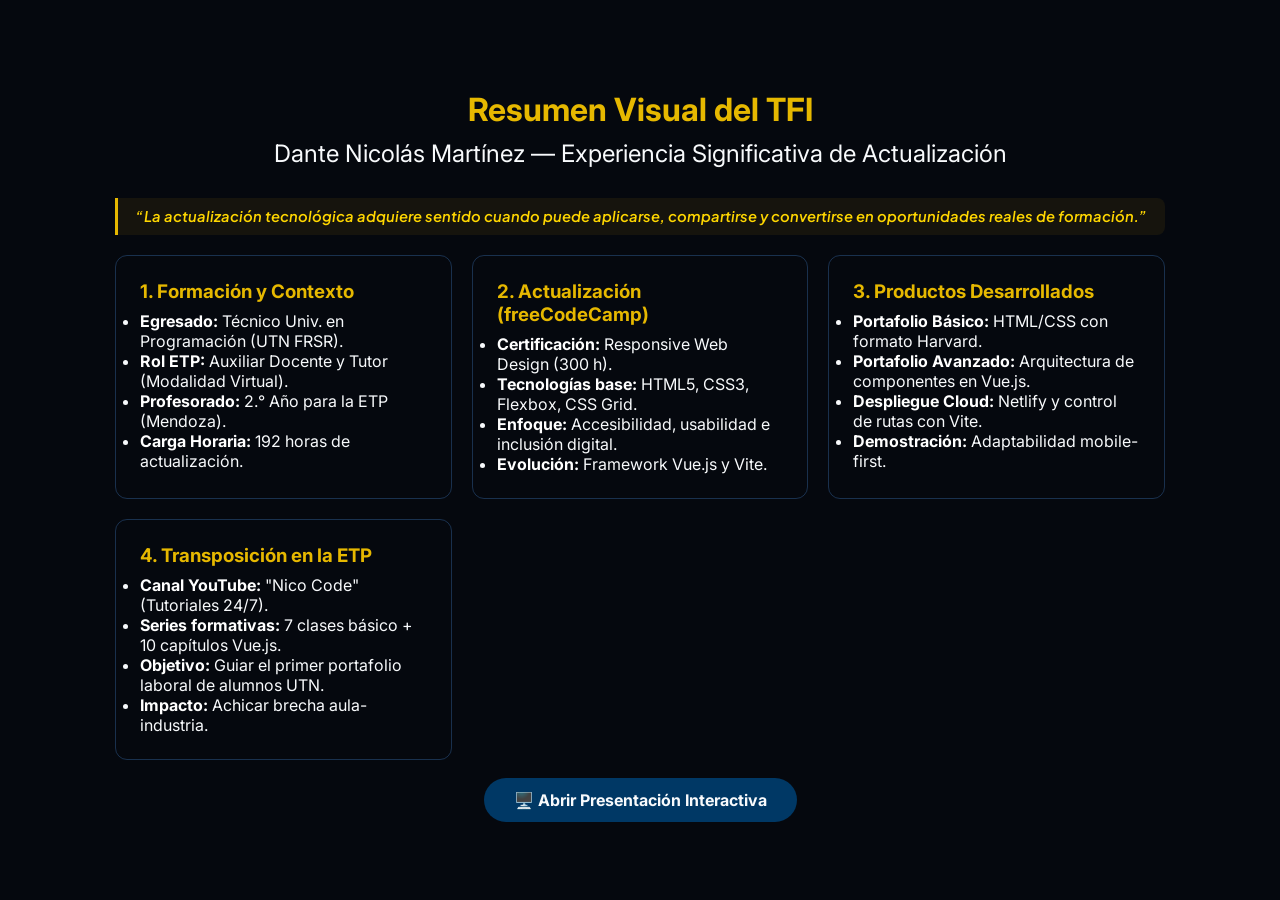
<file: docs/resumen_visual.html>
<!DOCTYPE html>
<html lang="es">
<head>
  <meta charset="UTF-8">
  <meta name="viewport" content="width=device-width, initial-scale=1.0">
  <title>Resumen Visual - TFI Dante Martínez</title>
  <link rel="stylesheet" href="../estilos.css">
  <style>
    body{overflow:auto; padding:40px 20px;}
    .container{max-width:1100px; margin:0 auto;}
    .card-grid{display:grid; grid-template-columns: repeat(auto-fit, minmax(320px, 1fr)); gap:20px; margin:20px 0;}
    .box{background:var(--tarjeta); border:1px solid rgba(74,144,226,.3); border-radius:12px; padding:24px;}
    .box h3{color:var(--dorado); margin-top:0; border-bottom:2px solid var(--azul-claro); padding-bottom:8px;}
  </style>
</head>
<body>
  <div class="container">
    <h1 style="color:var(--dorado); text-align:center; margin-bottom:10px;">Resumen Visual del TFI</h1>
    <h2 style="color:var(--azul-claro); text-align:center; font-weight:400; margin-bottom:30px;">Dante Nicolás Martínez — Experiencia Significativa de Actualización</h2>

    <div class="idea-fuerza">
      “La actualización tecnológica adquiere sentido cuando puede aplicarse, compartirse y convertirse en oportunidades reales de formación.”
    </div>

    <div class="card-grid">
      <!-- 1. Formación y Contexto -->
      <div class="box">
        <h3>1. Formación y Contexto</h3>
        <ul>
          <li><strong>Egresado:</strong> Técnico Univ. en Programación (UTN FRSR).</li>
          <li><strong>Rol ETP:</strong> Auxiliar Docente y Tutor (Modalidad Virtual).</li>
          <li><strong>Profesorado:</strong> 2.° Año para la ETP (Mendoza).</li>
          <li><strong>Carga Horaria:</strong> 192 horas de actualización.</li>
        </ul>
      </div>

      <!-- 2. Actualización Técnica -->
      <div class="box">
        <h3>2. Actualización (freeCodeCamp)</h3>
        <ul>
          <li><strong>Certificación:</strong> Responsive Web Design (300 h).</li>
          <li><strong>Tecnologías base:</strong> HTML5, CSS3, Flexbox, CSS Grid.</li>
          <li><strong>Enfoque:</strong> Accesibilidad, usabilidad e inclusión digital.</li>
          <li><strong>Evolución:</strong> Framework Vue.js y Vite.</li>
        </ul>
      </div>

      <!-- 3. Productos y Proyectos -->
      <div class="box">
        <h3>3. Productos Desarrollados</h3>
        <ul>
          <li><strong>Portafolio Básico:</strong> HTML/CSS con formato Harvard.</li>
          <li><strong>Portafolio Avanzado:</strong> Arquitectura de componentes en Vue.js.</li>
          <li><strong>Despliegue Cloud:</strong> Netlify y control de rutas con Vite.</li>
          <li><strong>Demostración:</strong> Adaptabilidad mobile-first.</li>
        </ul>
      </div>

      <!-- 4. Transposición Didáctica -->
      <div class="box">
        <h3>4. Transposición en la ETP</h3>
        <ul>
          <li><strong>Canal YouTube:</strong> "Nico Code" (Tutoriales 24/7).</li>
          <li><strong>Series formativas:</strong> 7 clases básico + 10 capítulos Vue.js.</li>
          <li><strong>Objetivo:</strong> Guiar el primer portafolio laboral de alumnos UTN.</li>
          <li><strong>Impacto:</strong> Achicar brecha aula-industria.</li>
        </ul>
      </div>
    </div>

    <div style="text-align:center; margin-top:30px;">
      <a href="index.html" style="background:var(--azul-utn); color:var(--texto); padding:12px 30px; border-radius:50px; text-decoration:none; font-weight:bold;">🖥️ Abrir Presentación Interactiva</a>
    </div>
  </div>
</body>
</html>
</file>
<file: estilos.css>
/* ================================================================
   estilos.css — PROTEC Dante Nicolás Martínez
   "Aprender, construir y enseñar"
   Senior CSS Engine — Alta Accesibilidad, Fullscreen Hover, Carruseles Inmersivos
   ================================================================ */

@import url('https://fonts.googleapis.com/css2?family=Plus+Jakarta+Sans:ital,wght@0,400;0,600;0,700;0,800;1,600&family=Inter:wght@400;500;600;700&family=Fira+Code:wght@400;500;700&display=swap');

/* ════════════════════════════════════════════════
   DESIGN TOKENS & WCAG ACCESSIBLE PALETTE
   ════════════════════════════════════════════════ */
:root {
  --fondo:          #05080e;
  --surface:        rgba(8, 17, 34, 0.95);
  --surface-alt:    rgba(0, 32, 65, 0.6);
  --border:         rgba(74, 144, 226, 0.25);
  --border-gold:    rgba(230, 184, 0, 0.5);

  --azul-utn:       #003865;
  --azul:           #4A90E2;
  --electrico:      #00C8FF;
  --dorado:         #E6B800;
  --dorado-s:       #FFD700;
  --plata:          #E2E8F0;
  --plata-s:        #CBD5E1;
  --verde:          #2ECC71;
  --verde-vue:      #41B883;
  --astro-orange:   #FF5D01;
  --rojo:           #FF4757;
  --purpura:        #A55EEA;

  --texto:          #F8FAFC;
  --texto-s:        #94A3B8;
  --texto-dim:      #64748B;

  --ff-display:     'Plus Jakarta Sans', system-ui, sans-serif;
  --ff-body:        'Inter', system-ui, sans-serif;
  --ff-code:        'Fira Code', monospace;

  --fs-hero:        clamp(1.85rem, 2.7vw, 2.5rem);
  --fs-nombre:      clamp(2.3rem, 4.2vw, 3.8rem);
  --fs-h2:          clamp(0.95rem, 1.4vw, 1.2rem);
  --fs-h3:          clamp(0.88rem, 1.1vw, 1.05rem);
  --fs-body:        clamp(0.80rem, 0.95vw, 0.92rem);
  --fs-sm:          clamp(0.68rem, 0.80vw, 0.78rem);
  --fs-code:        clamp(0.66rem, 0.78vw, 0.76rem);

  --sp-2xs: 0.2rem;  --sp-xs: 0.45rem;
  --sp-sm:  0.7rem;  --sp-md: 1.1rem;
  --sp-lg:  1.5rem;  --sp-xl: 2.2rem;

  --rad-sm:  8px; --rad-md: 14px;
  --rad-lg:  22px; --rad-pill: 50px;

  --spring:  cubic-bezier(0.22, 1, 0.36, 1);
  --smooth:  cubic-bezier(0.4, 0, 0.2, 1);
}

/* ════════════════════════════════════════════════
   MODO ALTO CONTRASTE Y ACCESIBILIDAD WCAG AAA (SLIDE 4 TOGGLE)
   ════════════════════════════════════════════════ */
body.high-contrast-mode {
  --fondo:          #000000 !important;
  --surface:        #000000 !important;
  --border:         #FFFF00 !important;
  --border-gold:    #FFFF00 !important;
  --texto:          #FFFFFF !important;
  --texto-s:        #FFFFFF !important;
  --dorado:         #FFFF00 !important;
  --dorado-s:       #FFFF00 !important;
  --electrico:      #00FFFF !important;
  background: #000000 !important;
}
body.high-contrast-mode .diapositiva {
  background: #000000 !important; border: 2px solid #FFFF00 !important;
  box-shadow: 0 0 30px rgba(255,255,0,0.4) !important;
}
body.high-contrast-mode .cert-eje,
body.high-contrast-mode .freecode-card,
body.high-contrast-mode .ciclo-item,
body.high-contrast-mode .analogia-card {
  background: #000000 !important; border: 1.5px solid #00FFFF !important; color: #FFFFFF !important;
}
body.high-contrast-mode .cert-img {
  filter: contrast(1.7) brightness(1.1) !important; border: 3px solid #FFFF00 !important;
}

.a11y-banner {
  position: fixed; top: 12px; left: 50%; transform: translateX(-50%) translateY(-60px);
  background: #FFFF00; color: #000000; font-family: var(--ff-display); font-weight: 800;
  font-size: 0.82rem; padding: 6px 18px; border-radius: var(--rad-pill);
  box-shadow: 0 4px 20px rgba(255,255,0,0.6); z-index: 10005;
  transition: transform 0.4s var(--spring), opacity 0.3s;
  opacity: 0; pointer-events: none;
}
body.high-contrast-mode .a11y-banner {
  transform: translateX(-50%) translateY(0); opacity: 1;
}

/* ════════════════════════════════════════════════
   OVERLAY HOVER PANTALLA COMPLETA (SLIDE 2)
   ════════════════════════════════════════════════ */
.hover-fullscreen-modal {
  position: fixed; inset: 0;
  background: rgba(3, 7, 14, 0.96);
  backdrop-filter: blur(16px);
  display: flex; align-items: center; justify-content: center;
  z-index: 9995; pointer-events: none;
  opacity: 0; transition: opacity 0.35s var(--smooth);
}
.hover-fullscreen-modal.active {
  opacity: 1; pointer-events: auto;
}
.hover-fullscreen-content {
  width: 90vw; height: 86vh; max-width: 1200px;
  display: flex; align-items: center; justify-content: center;
  animation: zoomModalPop 0.35s var(--spring);
}
.hover-fullscreen-content img {
  width: 100%; height: 100%; object-fit: contain;
  border-radius: var(--rad-md); border: 2px solid var(--dorado);
  box-shadow: 0 0 80px rgba(0,200,255,0.4), 0 0 40px rgba(230,184,0,0.5);
}
@keyframes zoomModalPop {
  from { transform: scale(0.88); opacity: 0; }
  to   { transform: scale(1); opacity: 1; }
}

/* ════════════════════════════════════════════════
   RESET & BASE
   ════════════════════════════════════════════════ */
*, *::before, *::after { box-sizing: border-box; margin: 0; padding: 0; }
html, body { height: 100%; overflow: hidden; }
body {
  font-family: var(--ff-body); background: var(--fondo); color: var(--texto);
  display: flex; align-items: center; justify-content: center;
  position: relative; cursor: default;
}

/* ════════════════════════════════════════════════
   CANVAS PARTICULAS DE MOUSE (SLIDES 2 A 8)
   ════════════════════════════════════════════════ */
#mouse-particles-canvas {
  position: fixed; inset: 0; width: 100vw; height: 100vh;
  pointer-events: none; z-index: 9998;
}

/* ════════════════════════════════════════════════
   PUNTERO DE MOUSE DINÁMICO
   ════════════════════════════════════════════════ */
#cursor-dot {
  position: fixed; top: 0; left: 0; width: 8px; height: 8px; border-radius: 50%;
  background: var(--dorado); pointer-events: none; z-index: 10000;
  transform: translate(-50%, -50%); transition: width 0.2s, height 0.2s, background-color 0.3s;
  box-shadow: 0 0 10px var(--dorado), 0 0 20px rgba(230,184,0,0.6);
}

#cursor-ring {
  position: fixed; top: 0; left: 0; width: 36px; height: 36px; border-radius: 50%;
  border: 1.5px solid rgba(230, 184, 0, 0.55); pointer-events: none; z-index: 9999;
  transform: translate(-50%, -50%); transition: width 0.3s var(--spring), height 0.3s var(--spring), border-color 0.3s;
  box-shadow: 0 0 15px rgba(0,200,255,0.25);
}

#cursor-badge {
  display: none !important;
}

/* En Slide 1 el usuario pidió puntero normal del sistema */
body[data-slide-theme="metatron"] #cursor-dot,
body[data-slide-theme="metatron"] #cursor-ring,
body[data-slide-theme="metatron"] #cursor-badge {
  display: none !important; opacity: 0 !important; pointer-events: none !important;
}
body[data-slide-theme="metatron"] { cursor: default !important; }

/* ════════════════════════════════════════════════
   FONDO GLOBAL
   ════════════════════════════════════════════════ */
.fondo-global {
  position: fixed; inset: 0; z-index: -1; pointer-events: none;
  background: radial-gradient(circle at 50% 50%, #0c1728 0%, var(--fondo) 80%);
}

/* ════════════════════════════════════════════════
   HUD Y NAVEGACIÓN
   ════════════════════════════════════════════════ */
#progreso {
  position: fixed; top: 0; left: 0; height: 3px;
  background: linear-gradient(90deg, var(--azul-utn), var(--azul), var(--electrico), var(--dorado));
  transition: width 0.3s ease; z-index: 900;
  box-shadow: 0 0 12px var(--electrico);
}

#indicadores {
  position: fixed; right: 20px; top: 50%; transform: translateY(-50%);
  display: flex; flex-direction: column; gap: 8px; z-index: 200;
}
.indicador {
  width: 9px; height: 9px; border-radius: 50%;
  background: rgba(255,255,255,0.18); border: 1.5px solid transparent;
  cursor: pointer; transition: all 0.3s var(--spring);
}
.indicador:hover { background: var(--azul); transform: scale(1.3); }
.indicador.activo {
  background: var(--dorado); border-color: var(--dorado-s);
  transform: scale(1.55); box-shadow: 0 0 12px var(--dorado);
}

#timer-container {
  position: fixed; top: 12px; right: 20px; z-index: 300;
  display: flex; align-items: center; gap: 6px;
  background: rgba(0, 32, 65, 0.7); border: 1px solid var(--border);
  padding: 4px 10px; border-radius: var(--rad-pill);
  backdrop-filter: blur(8px); opacity: 0; pointer-events: none;
  transition: opacity 0.3s, transform 0.3s; transform: translateY(-10px);
}
#timer-container.visible { opacity: 1; transform: translateY(0); pointer-events: auto; }
#timer-display {
  font-family: var(--ff-code); font-size: 0.87rem; color: var(--dorado);
  letter-spacing: 0.06em; min-width: 38px;
}
.timer-etiqueta { font-size: 0.60rem; color: var(--texto-dim); text-transform: uppercase; letter-spacing: 0.1em; }

#titulo-hud {
  position: fixed; top: 12px; left: 50%; transform: translateX(-50%);
  z-index: 300; font-size: 0.66rem; color: var(--texto-dim);
  letter-spacing: 0.1em; text-transform: uppercase; pointer-events: none; white-space: nowrap;
}

/* ════════════════════════════════════════════════
   ESCENARIO Y DIAPOSITIVAS
   ════════════════════════════════════════════════ */
#escenario {
  position: relative; width: 100vw; height: 100vh;
  display: flex; align-items: center; justify-content: center; overflow: hidden;
}

.diapositiva {
  position: absolute; width: 93%; max-width: 1340px; height: 87vh;
  background: var(--surface); border: 1px solid var(--border);
  border-radius: var(--rad-lg); padding: 24px 44px 14px;
  box-shadow: 0 30px 80px rgba(0,0,0,0.75), 0 0 0 1px rgba(74,144,226,0.1), inset 0 1px 0 rgba(255,255,255,0.06);
  overflow: hidden; backdrop-filter: blur(20px);
  display: flex; flex-direction: column; opacity: 0; transform: translateX(70px) scale(0.975);
  transition: opacity 0.55s var(--spring), transform 0.55s var(--spring); pointer-events: none;
}
.diapositiva.activa { opacity: 1; transform: translateX(0) scale(1); pointer-events: auto; }

.slide-contenido {
  position: relative; z-index: 1; display: flex; flex-direction: column; flex: 1; gap: var(--sp-xs);
}

/* ════════════════════════════════════════════════
   FONDOS POR SLIDE
   ════════════════════════════════════════════════ */
.slide-bg {
  position: absolute; inset: 0; z-index: 0; border-radius: var(--rad-lg); overflow: hidden;
  pointer-events: none; user-select: none;
}

/* SLIDE 1 — Metatrón en Color Plata Elegante */
.geo-principal.geo-plata {
  position: absolute; top: 50%; left: 50%; width: 145%; height: 145%; transform: translate(-50%,-50%);
  stroke: var(--plata); stroke-width: 0.65; fill: none; opacity: 0.26;
  filter: drop-shadow(0 0 16px rgba(226, 232, 240, 0.45));
  animation: rotarGeo 140s linear infinite;
}
.geo-plata-secundaria {
  position: absolute; top: 50%; left: 50%; width: 98%; height: 98%; transform: translate(-50%,-50%);
  stroke: var(--plata-s); stroke-width: 0.5; fill: none; opacity: 0.20;
  filter: drop-shadow(0 0 10px rgba(203, 213, 225, 0.35));
  animation: rotarGeoInv 100s linear infinite;
}
@keyframes rotarGeo { from { transform: translate(-50%,-50%) rotate(0deg); } to { transform: translate(-50%,-50%) rotate(360deg); } }
@keyframes rotarGeoInv { from { transform: translate(-50%,-50%) rotate(360deg); } to { transform: translate(-50%,-50%) rotate(0deg); } }

/* SLIDE 2 — Geometría Sagrada Colorida Destacada */
.slide-bg-sacred {
  background: radial-gradient(circle at 65% 50%, rgba(255, 51, 102, 0.12), rgba(0, 200, 255, 0.09), transparent 70%);
}
.geo-sacred-flor.geo-sacred-destacada {
  position: absolute; right: -80px; top: 50%; width: 680px; height: 680px; transform: translateY(-50%);
  opacity: 0.36; animation: rotarFlorSacra 85s linear infinite;
  filter: drop-shadow(0 0 26px rgba(0,200,255,0.45));
}
@keyframes rotarFlorSacra { from { transform: translateY(-50%) rotate(0deg); } to { transform: translateY(-50%) rotate(360deg); } }

/* SLIDE 3 — Tags de código flotantes con mayor brillo y velocidad suave */
.code-tag {
  position: absolute; font-family: var(--ff-code); pointer-events: none; font-weight: 700;
  will-change: transform, opacity;
}
.code-tag:nth-child(3n+1) { animation: floatOrganic1 16s ease-in-out infinite alternate; filter: drop-shadow(0 0 12px currentColor); }
.code-tag:nth-child(3n+2) { animation: floatOrganic2 20s ease-in-out infinite alternate; filter: drop-shadow(0 0 14px currentColor); }
.code-tag:nth-child(3n)   { animation: floatOrganic3 24s ease-in-out infinite alternate; filter: drop-shadow(0 0 10px currentColor); }

.code-tag:nth-child(1)  { top:8%;  left:4%;   font-size:1.45rem;  color:var(--dorado);    animation-delay:0s; }
.code-tag:nth-child(2)  { top:20%; right:7%;  font-size:0.95rem; color:var(--electrico); animation-delay:-5s; }
.code-tag:nth-child(3)  { top:55%; left:2%;   font-size:1.15rem; color:var(--azul);      animation-delay:-10s; }
.code-tag:nth-child(4)  { top:70%; right:4%;  font-size:1.25rem;  color:var(--dorado);    animation-delay:-15s; }
.code-tag:nth-child(5)  { top:40%; left:88%;  font-size:0.85rem; color:var(--verde);     animation-delay:-8s; }
.code-tag:nth-child(6)  { top:10%; right:18%; font-size:1.0rem;  color:var(--electrico); animation-delay:-3s; }
.code-tag:nth-child(7)  { top:83%; left:36%;  font-size:1.30rem; color:var(--dorado);    animation-delay:-13s; }
.code-tag:nth-child(8)  { top:28%; left:80%;  font-size:0.88rem; color:var(--azul);      animation-delay:-9s; }
.code-tag:nth-child(9)  { top:63%; left:76%;  font-size:1.12rem; color:var(--electrico); animation-delay:-18s; }
.code-tag:nth-child(10) { top:48%; right:1%;  font-size:0.85rem; color:var(--verde);     animation-delay:-22s; }

@keyframes floatOrganic1 {
  0%   { transform: translate(0, 0) rotate(-2deg); opacity: 0.16; }
  35%  { transform: translate(-14px, -18px) rotate(1.5deg); opacity: 0.45; }
  70%  { transform: translate(16px, -30px) rotate(3deg); opacity: 0.55; }
  100% { transform: translate(6px, -42px) rotate(-1deg); opacity: 0.22; }
}
@keyframes floatOrganic2 {
  0%   { transform: translate(0, 0) rotate(2deg); opacity: 0.20; }
  40%  { transform: translate(20px, -14px) rotate(-2deg); opacity: 0.50; }
  75%  { transform: translate(-15px, -32px) rotate(2.5deg); opacity: 0.58; }
  100% { transform: translate(10px, -46px) rotate(-1.5deg); opacity: 0.25; }
}
@keyframes floatOrganic3 {
  0%   { transform: translate(0, 0) rotate(-1.5deg); opacity: 0.18; }
  30%  { transform: translate(-16px, 12px) rotate(2deg); opacity: 0.46; }
  65%  { transform: translate(14px, -22px) rotate(-2.5deg); opacity: 0.52; }
  100% { transform: translate(-8px, -38px) rotate(1deg); opacity: 0.20; }
}

/* SLIDE 4 — FONDO EXCLUSIVO DE ESTRELLAS (+5% TAMAÑO Y VELOCIDAD CONSTANTE) */
.slide-bg-estrellas {
  position: absolute; inset: 0;
  background: radial-gradient(ellipse 90% 70% at 50% 30%, rgba(5, 18, 42, 0.6) 0%, rgba(5, 8, 14, 0.95) 100%);
}
.estrellas-slide4-svg { position: absolute; inset: 0; width: 100%; height: 100%; }
.star-slide4 {
  fill: #FFF275; filter: drop-shadow(0 0 8px rgba(255, 242, 117, 0.95));
  animation: starSlide4Twinkle 10s ease-in-out infinite alternate;
}
.star-slide4:nth-child(2n) { animation-delay: -3s; fill: #64D2FF; filter: drop-shadow(0 0 9px rgba(100, 210, 255, 0.9)); }
.star-slide4:nth-child(3n) { animation-delay: -6s; fill: #FFFFFF; filter: drop-shadow(0 0 10px rgba(255, 255, 255, 0.95)); }
@keyframes starSlide4Twinkle {
  0%   { opacity: 0.45; transform: scale(0.95); }
  50%  { opacity: 0.85; transform: scale(1.15); }
  100% { opacity: 1;    transform: scale(1.35); }
}

/* SLIDE 5 — Grid animado */
.slide-bg-grid {
  background-image: linear-gradient(rgba(74,144,226,0.07) 1px, transparent 1px), linear-gradient(90deg, rgba(74,144,226,0.07) 1px, transparent 1px);
  background-size: 54px 54px; animation: gridDrift 35s linear infinite;
}
.slide-bg-grid::after {
  content: ''; position: absolute; inset: 0;
  background: radial-gradient(ellipse 60% 50% at 50% 50%, transparent 20%, rgba(5,8,14,0.7) 100%);
}
@keyframes gridDrift { from { background-position: 0 0, 0 0; } to { background-position: 54px 54px, 54px 54px; } }

/* SLIDE 6 — Red neural multicolor con esferas destacadas */
.neural-svg.neural-svg-multicolor {
  position: absolute; inset: 0; width: 100%; height: 100%; opacity: 0.22;
}
.neural-node { animation: nodoPulse 4.5s ease-in-out infinite; }
.neural-node.node-blue  { fill: #4A90E2; filter: drop-shadow(0 0 8px #4A90E2); }
.neural-node.node-vue   { fill: #41B883; filter: drop-shadow(0 0 10px #41B883); }
.neural-node.node-astro { fill: #FF5D01; filter: drop-shadow(0 0 10px #FF5D01); }
.neural-node.node-cyan  { fill: #00C8FF; filter: drop-shadow(0 0 8px #00C8FF); }
.neural-node.node-gold  { fill: #E6B800; filter: drop-shadow(0 0 8px #E6B800); }

.neural-link { stroke-width: 1; fill: none; stroke-dasharray: 6 10; animation: enlaceFlujo 7s linear infinite; }
.neural-link.link-vue   { stroke: #41B883; }
.neural-link.link-astro { stroke: #FF5D01; }
.neural-link.link-gold  { stroke: #E6B800; }
.neural-link.link-cyan  { stroke: #00C8FF; }
@keyframes nodoPulse { 0%,100% { r:7; opacity:0.6; } 50% { r:11; opacity:1; } }
@keyframes enlaceFlujo { from { stroke-dashoffset:0; } to { stroke-dashoffset:-96; } }

/* SLIDE 7 — FONDO EFECTO LAVA ANIMADO */
.slide-bg-lava {
  position: absolute; inset: 0; background: #060a14; overflow: hidden;
}
.lava-blob {
  position: absolute; border-radius: 50%; filter: blur(55px); opacity: 0.38;
  animation: lavaFlow 16s ease-in-out infinite alternate; will-change: transform;
}
.blob-1 { width: 440px; height: 440px; background: #990000; top: -100px; left: -80px; animation-duration: 18s; }
.blob-2 { width: 380px; height: 380px; background: #E65100; bottom: -80px; right: 8%; animation-duration: 22s; animation-delay: -5s; }
.blob-3 { width: 340px; height: 340px; background: #6A1B9A; top: 25%; right: -60px; animation-duration: 15s; animation-delay: -10s; }
@keyframes lavaFlow {
  0%   { transform: translate(0, 0) scale(1); }
  50%  { transform: translate(50px, 35px) scale(1.18); }
  100% { transform: translate(-35px, 65px) scale(0.92); }
}

/* SLIDE 8 — Constelación de Cierre */
.const-svg { position: absolute; inset: 0; width: 100%; height: 100%; opacity: 0.22; }
.estrella { animation: parpadeo 5s ease-in-out infinite; fill: var(--dorado-s); }
.linea-const { stroke-width: 0.8; animation: lineaConst 8s ease-in-out infinite; }
@keyframes parpadeo { 0%,100% { opacity:0.4; r:3; } 50% { opacity:1; r:5.5; } }
@keyframes lineaConst { 0%,100% { opacity:0.1; } 50% { opacity:0.75; } }

/* ════════════════════════════════════════════════
   TIPOGRAFÍA Y CENTRADO DE ENCABEZADOS
   ════════════════════════════════════════════════ */
.diapositiva h1, .titulo-centrado {
  font-family: var(--ff-display); font-size: var(--fs-hero); font-weight: 800;
  color: var(--dorado); border-bottom: 1px solid rgba(74,144,226,0.25);
  padding-bottom: var(--sp-2xs); margin-bottom: var(--sp-2xs); line-height: 1.2;
  letter-spacing: -0.02em; flex-shrink: 0; text-align: center;
}
.diapositiva h2, .subtitulo-centrado {
  font-family: var(--ff-display); font-size: var(--fs-h2); font-weight: 600;
  color: var(--electrico); margin-bottom: var(--sp-xs); letter-spacing: -0.01em;
  flex-shrink: 0; text-align: center;
}
.diapositiva h3 {
  font-family: var(--ff-display); font-size: var(--fs-h3); font-weight: 700;
  color: var(--dorado); margin: var(--sp-xs) 0 var(--sp-2xs);
}
.texto-centrado { text-align: center !important; }

.diapositiva p, .diapositiva li { font-size: var(--fs-body); line-height: 1.55; color: var(--texto); }
.diapositiva ul { padding-left: 1.1rem; display: flex; flex-direction: column; gap: var(--sp-2xs); }
.diapositiva li::marker { color: var(--dorado); }
strong { font-weight: 700; color: #FFFFFF; }

.idea-fuerza {
  font-family: var(--ff-display); font-style: italic; font-weight: 600; font-size: 0.92rem;
  color: var(--dorado-s); background: rgba(230,184,0,0.07); border-left: 3px solid var(--dorado);
  padding: var(--sp-xs) var(--sp-md); border-radius: 0 var(--rad-sm) var(--rad-sm) 0; line-height: 1.55;
}

/* ════════════════════════════════════════════════
   SLIDE 1 — PORTADA CENTRADA
   ════════════════════════════════════════════════ */
.slide-portada-centrada {
  display: flex; flex-direction: column; height: 100%;
}
.portada-header-centrado {
  text-align: center; margin-bottom: 6px; flex-shrink: 0;
}
.badges-centradas {
  justify-content: center; margin-bottom: 8px; display: flex; gap: var(--sp-xs); flex-wrap: wrap;
}
.portada-autor-bloque {
  text-align: center; margin: 4px 0 12px;
}
.nombre-principal-grande {
  font-family: var(--ff-display); font-size: var(--fs-nombre); font-weight: 800;
  background: linear-gradient(90deg, var(--dorado) 0%, var(--dorado-s) 30%, #ffffff 50%, var(--dorado-s) 70%, var(--dorado) 100%);
  background-size: 250% auto; -webkit-background-clip: text; background-clip: text;
  -webkit-text-fill-color: transparent; animation: shimmerNombre 4s linear infinite;
  line-height: 1.1; margin-bottom: 4px; letter-spacing: -0.03em;
}
@keyframes shimmerNombre { from { background-position: 250% center; } to { background-position: -250% center; } }

.portada-rol-centrado {
  font-family: var(--ff-display); font-size: clamp(0.90rem, 1.3vw, 1.1rem);
  color: var(--electrico); font-weight: 600; text-align: center;
}

.portada-layout-centrado {
  display: flex; flex-direction: column; flex: 1; justify-content: center;
}
.portada-grid-datos {
  display: grid; grid-template-columns: 1.4fr 1fr; gap: var(--sp-lg); align-items: center;
}

.badges-row { display: flex; gap: var(--sp-xs); flex-wrap: wrap; }
.badge {
  display: inline-flex; align-items: center; gap: 5px; font-size: 0.68rem; font-weight: 700;
  padding: 4px 12px; border-radius: var(--rad-pill); letter-spacing: 0.05em;
  text-transform: uppercase; font-family: var(--ff-display);
}
.badge-utn { background: rgba(0,56,101,0.55); border: 1px solid rgba(74,144,226,0.45); color: var(--electrico); }
.badge-ipa { background: rgba(230,184,0,0.12); border: 1px solid rgba(230,184,0,0.45); color: var(--dorado); }
.badge-hrs { background: rgba(46,204,113,0.12); border: 1px solid rgba(46,204,113,0.35); color: var(--verde); }

.datos-lista { list-style: none; padding: 0; display: flex; flex-direction: column; gap: 6px; }
.dato-item   { display: flex; gap: var(--sp-sm); font-size: var(--fs-body); line-height: 1.45; }
.dato-label  {
  color: var(--texto-s); min-width: 148px; flex-shrink: 0; font-size: 0.67rem;
  font-weight: 700; text-transform: uppercase; letter-spacing: 0.05em; padding-top: 3px;
}

.portada-cita.animada {
  position: relative; background: rgba(0, 24, 52, 0.7); border: 1px solid var(--border-gold);
  border-radius: var(--rad-md); padding: var(--sp-lg) var(--sp-md); display: flex;
  flex-direction: column; justify-content: center; overflow: hidden; height: 100%;
  box-shadow: 0 10px 30px rgba(0,0,0,0.5);
}
.portada-cita.cita-plata {
  border-color: rgba(226, 232, 240, 0.4);
}

.cita-mesh {
  position: absolute; inset: -50%;
  background: radial-gradient(circle at 30% 40%, rgba(0, 200, 255, 0.18) 0%, transparent 40%),
              radial-gradient(circle at 70% 60%, rgba(230, 184, 0, 0.22) 0%, transparent 45%),
              radial-gradient(circle at 50% 80%, rgba(65, 184, 131, 0.15) 0%, transparent 40%);
  filter: blur(25px); animation: meshMove 12s ease-in-out infinite alternate; pointer-events: none;
}
@keyframes meshMove {
  0%   { transform: rotate(0deg) scale(1); }
  50%  { transform: rotate(180deg) scale(1.15); }
  100% { transform: rotate(360deg) scale(1); }
}

.cita-borde-brillo {
  position: absolute; inset: 0; border-radius: inherit; padding: 1.5px;
  background: linear-gradient(135deg, transparent 20%, var(--dorado) 50%, var(--electrico) 80%, transparent 100%);
  -webkit-mask: linear-gradient(#fff 0 0) content-box, linear-gradient(#fff 0 0);
  -webkit-mask-composite: xor; mask-composite: exclude; pointer-events: none;
  animation: borderRotate 6s linear infinite;
}
@keyframes borderRotate {
  0% { filter: hue-rotate(0deg); opacity: 0.6; }
  50% { opacity: 1; }
  100% { filter: hue-rotate(360deg); opacity: 0.6; }
}

.cita-contenido { position: relative; z-index: 2; display: flex; flex-direction: column; gap: var(--sp-sm); }
.cita-contenido::before {
  content: '\201C'; font-size: 7rem; line-height: 0.8; color: var(--dorado); opacity: 0.15;
  position: absolute; top: -20px; left: -10px; font-family: Georgia, serif;
}
.cita-texto {
  font-family: var(--ff-display); font-style: italic; font-size: 0.92rem; line-height: 1.75; color: var(--dorado-s);
}
.cita-firma { font-size: 0.70rem; color: var(--texto-s); text-align: right; font-style: normal; }

/* ════════════════════════════════════════════════
   SLIDE 2 — LÍNEA DE TIEMPO
   ════════════════════════════════════════════════ */
.timeline-box-refactor {
  display: flex; gap: var(--sp-lg); align-items: stretch;
  background: rgba(0,0,0,0.25); padding: var(--sp-md); border-radius: var(--rad-md);
  border: 1px solid var(--border); flex: 1; overflow: visible;
}
.timeline-left-column {
  flex: 1.3; display: flex; flex-direction: column; justify-content: space-between; gap: var(--sp-xs);
}
.timeline-info-refactor {
  flex: 1; display: flex; flex-direction: column; gap: var(--sp-xs); justify-content: center;
}
.ciclo-titulo-centrado {
  font-size: clamp(0.95rem, 1.25vw, 1.15rem); color: var(--dorado);
  text-align: center; margin-bottom: 6px; font-weight: 700;
}

.timeline-fullscreen-hover-trigger {
  position: relative; cursor: zoom-in; width: 100%;
  display: flex; align-items: center; justify-content: center;
}

.timeline-img-zoomable {
  width: 100%; max-height: 270px; object-fit: contain;
  border-radius: var(--rad-sm); border: 1.5px solid rgba(230,184,0,0.35);
  box-shadow: 0 8px 24px rgba(0,0,0,0.6);
  transition: transform 0.35s var(--smooth), box-shadow 0.35s ease, border-color 0.35s;
}
.timeline-fullscreen-hover-trigger:hover .timeline-img-zoomable {
  transform: scale(1.04); border-color: var(--dorado);
  box-shadow: 0 16px 40px rgba(0,0,0,0.85), 0 0 25px rgba(230,184,0,0.35);
}
.timeline-hover-badge {
  position: absolute; bottom: 8px; right: 10px; background: rgba(0,0,0,0.8);
  color: var(--dorado); font-size: 0.62rem; font-family: var(--ff-code);
  padding: 3px 8px; border-radius: 4px; border: 1px solid rgba(230,184,0,0.4);
  pointer-events: none;
}
.timeline-frase-debajo { width: 100%; margin-top: 4px; }

.ciclo-lista {
  list-style: none; padding: 0; display: flex; flex-direction: column; gap: 8px;
  position: relative;
}

.ciclo-item {
  display: flex; align-items: center; gap: 12px;
  padding: 9px 14px; background: rgba(0, 32, 65, 0.45); border-radius: var(--rad-sm);
  border: 1.5px solid var(--border); transition: opacity 0.35s ease, transform 0.35s cubic-bezier(0.34, 1.56, 0.64, 1), border-color 0.3s, background 0.3s;
  position: relative; overflow: hidden; cursor: pointer; user-select: none;
  backdrop-filter: blur(8px);

  /* Estado oculto inicial: no se ven hasta presionar teclas/números */
  opacity: 0;
  visibility: hidden;
  pointer-events: none;
  transform: translateX(-35px) scale(0.92);
}

/* Estado visible/revelado al ser activada */
.ciclo-item.revelado {
  opacity: 0.78;
  visibility: visible;
  pointer-events: auto;
  transform: translateX(0) scale(1);
}

.ciclo-item.revelado:hover {
  opacity: 1;
  border-color: rgba(0, 200, 255, 0.7);
  background: rgba(0, 48, 96, 0.7);
  transform: translateX(5px) scale(1.01);
}

/* Temas sutiles para tarjetas descubiertas en espera */
.ciclo-item[data-etapa="1"].revelado:not(.encendido) {
  border-color: rgba(0, 200, 255, 0.35); background: rgba(0, 32, 65, 0.6);
}
.ciclo-item[data-etapa="2"].revelado:not(.encendido) {
  border-color: rgba(65, 184, 131, 0.35); background: rgba(0, 32, 65, 0.6);
}
.ciclo-item[data-etapa="3"].revelado:not(.encendido) {
  border-color: rgba(230, 184, 0, 0.35); background: rgba(0, 32, 65, 0.6);
}
.ciclo-item[data-etapa="4"].revelado:not(.encendido) {
  border-color: rgba(155, 89, 182, 0.35); background: rgba(0, 32, 65, 0.6);
}

/* Tarjeta activa con protagonismo */
.ciclo-item.revelado.encendido {
  opacity: 1;
  visibility: visible;
  pointer-events: auto;
}

.ciclo-n {
  font-family: var(--ff-display); font-weight: 800; font-size: 1.25rem;
  color: var(--dorado); min-width: 24px; line-height: 1;
  transition: all 0.3s ease;
}

.ciclo-txt {
  font-size: var(--fs-body); line-height: 1.4; flex: 1;
}
.ciclo-txt strong {
  color: var(--electrico);
  transition: color 0.3s ease;
}

/* Badge de atajo en cada tarjeta */
.ciclo-key-hint {
  font-family: var(--ff-code); font-size: 0.68rem; font-weight: 800;
  padding: 2px 7px; border-radius: 4px;
  background: rgba(255, 255, 255, 0.08); border: 1px solid rgba(255, 255, 255, 0.18);
  color: var(--texto-dim); box-shadow: 0 2px 4px rgba(0,0,0,0.5);
  margin-left: auto; flex-shrink: 0; line-height: 1.2;
  transition: all 0.28s ease;
}

/* ════════════════════════════════════════════════
   4 EFECTOS CSS3 INDIVIDUALES Y ESPECTACULARES
   ════════════════════════════════════════════════ */

/* ─── EFECTO 1: HOLOGRÁFICO NEÓN & SCANLINE LÁSER (Comprender) ─── */
.ciclo-item[data-etapa="1"].encendido {
  background: linear-gradient(90deg, rgba(0, 50, 100, 0.95) 0%, rgba(0, 200, 255, 0.25) 100%);
  border-color: var(--electrico);
  box-shadow: 0 0 30px rgba(0, 200, 255, 0.6), inset 0 0 20px rgba(0, 200, 255, 0.25), 0 8px 24px rgba(0,0,0,0.8);
  transform: translateX(10px) scale(1.025);
  animation: css3EntradaHolo 0.45s cubic-bezier(0.34, 1.56, 0.64, 1);
  z-index: 10;
}
.ciclo-item[data-etapa="1"].encendido .ciclo-n {
  color: var(--electrico);
  text-shadow: 0 0 16px var(--electrico), 0 0 30px rgba(0, 200, 255, 0.9);
  transform: scale(1.22);
}
.ciclo-item[data-etapa="1"].encendido .ciclo-key-hint {
  background: var(--electrico); color: #04070e; border-color: #ffffff;
  box-shadow: 0 0 14px var(--electrico);
}
.ciclo-item[data-etapa="1"].encendido::before {
  content: ''; position: absolute; top: 0; left: 0; width: 100%; height: 2px;
  background: linear-gradient(90deg, transparent, #ffffff, var(--electrico), transparent);
  box-shadow: 0 0 10px var(--electrico);
  animation: laserScanline 1.3s ease-in-out infinite alternate;
}
@keyframes laserScanline {
  0%   { transform: translateY(0); opacity: 0.9; }
  100% { transform: translateY(48px); opacity: 0.15; }
}
@keyframes css3EntradaHolo {
  0%   { transform: translateX(-24px) scale(0.92); opacity: 0.3; filter: blur(3px) brightness(1.6); }
  65%  { transform: translateX(14px) scale(1.04); opacity: 1; filter: blur(0) brightness(1.25); }
  100% { transform: translateX(10px) scale(1.025); filter: blur(0) brightness(1); }
}

/* ─── EFECTO 2: 3D ISOMÉTRICO ARQUITECTURA ESMERALDA (Construir) ─── */
.ciclo-item[data-etapa="2"].encendido {
  background: linear-gradient(135deg, rgba(65, 184, 131, 0.30) 0%, rgba(0, 36, 75, 0.96) 100%);
  border-color: #41B883;
  box-shadow: -12px 14px 35px rgba(0,0,0,0.88), 0 0 32px rgba(65, 184, 131, 0.55), inset 0 0 18px rgba(65, 184, 131, 0.25);
  transform: perspective(800px) rotateY(-5deg) rotateX(3deg) translateZ(18px) translateX(10px) scale(1.025);
  transform-origin: left center;
  animation: css3Entrada3D 0.48s cubic-bezier(0.34, 1.56, 0.64, 1);
  z-index: 10;
}
.ciclo-item[data-etapa="2"].encendido .ciclo-n {
  color: #41B883;
  text-shadow: 0 0 16px #41B883, 0 0 30px rgba(65, 184, 131, 0.9);
  transform: scale(1.22);
}
.ciclo-item[data-etapa="2"].encendido .ciclo-txt strong {
  color: #41B883;
}
.ciclo-item[data-etapa="2"].encendido .ciclo-key-hint {
  background: #41B883; color: #04070e; border-color: #ffffff;
  box-shadow: 0 0 14px #41B883;
}
@keyframes css3Entrada3D {
  0%   { transform: perspective(800px) rotateY(32deg) rotateX(-15deg) translateZ(-80px) scale(0.85); opacity: 0.3; }
  65%  { transform: perspective(800px) rotateY(-9deg) rotateX(5deg) translateZ(28px) scale(1.05); opacity: 1; }
  100% { transform: perspective(800px) rotateY(-5deg) rotateX(3deg) translateZ(18px) translateX(10px) scale(1.025); }
}

/* ─── EFECTO 3: IGNICIÓN ALTO VOLTAJE / FUEGO ÁMBAR (Resolver sin IA) ─── */
.ciclo-item[data-etapa="3"].encendido {
  background: linear-gradient(105deg, rgba(230, 184, 0, 0.30) 0%, rgba(255, 71, 87, 0.25) 100%);
  border-color: var(--dorado);
  box-shadow: 0 0 35px rgba(230, 184, 0, 0.65), 0 0 20px rgba(255, 71, 87, 0.5), inset 0 0 20px rgba(230, 184, 0, 0.28);
  transform: translateX(10px) scale(1.03) rotate(-0.5deg);
  animation: css3EntradaIgnicion 0.42s cubic-bezier(0.34, 1.56, 0.64, 1);
  z-index: 10;
}
.ciclo-item[data-etapa="3"].encendido .ciclo-n {
  color: #FFD166;
  text-shadow: 0 0 16px #E6B800, 0 0 32px #FF4757;
  transform: scale(1.22);
}
.ciclo-item[data-etapa="3"].encendido .ciclo-txt strong {
  color: #FFD166;
}
.ciclo-item[data-etapa="3"].encendido .ciclo-key-hint {
  background: var(--dorado); color: #04070e; border-color: #ffffff;
  box-shadow: 0 0 14px var(--dorado);
}
@keyframes css3EntradaIgnicion {
  0%   { transform: translateX(30px) scale(0.9) rotate(2.5deg); opacity: 0.3; filter: saturate(0.2); }
  50%  { transform: translateX(-6px) scale(1.05) rotate(-1.5deg); opacity: 1; filter: saturate(2) brightness(1.3); }
  100% { transform: translateX(10px) scale(1.03) rotate(-0.5deg); filter: saturate(1) brightness(1); }
}

/* ─── EFECTO 4: ONDA EXPANSIVA AURORA CÓSMICA (Enseñar y Multiplicar) ─── */
.ciclo-item[data-etapa="4"].encendido {
  background: linear-gradient(135deg, rgba(155, 89, 182, 0.38) 0%, rgba(0, 200, 255, 0.28) 100%);
  border-color: #9B59B6;
  box-shadow: 0 0 42px rgba(155, 89, 182, 0.7), 0 0 24px rgba(0, 200, 255, 0.45), inset 0 0 20px rgba(155, 89, 182, 0.3);
  transform: translateX(12px) scale(1.035);
  animation: css3EntradaAurora 0.46s cubic-bezier(0.34, 1.56, 0.64, 1);
  z-index: 10;
}
.ciclo-item[data-etapa="4"].encendido .ciclo-n {
  color: #D1A3FF;
  text-shadow: 0 0 16px #9B59B6, 0 0 32px #00C8FF;
  transform: scale(1.22);
}
.ciclo-item[data-etapa="4"].encendido .ciclo-txt strong {
  color: #D1A3FF;
}
.ciclo-item[data-etapa="4"].encendido .ciclo-key-hint {
  background: #9B59B6; color: #ffffff; border-color: #ffffff;
  box-shadow: 0 0 14px #9B59B6;
}
.ciclo-item[data-etapa="4"].encendido::after {
  content: ''; position: absolute; inset: -2px; border-radius: inherit;
  border: 2px solid rgba(155, 89, 182, 0.85);
  animation: rippleAurora 0.75s ease-out forwards; pointer-events: none;
}
@keyframes rippleAurora {
  0%   { transform: scale(0.97); opacity: 1; }
  100% { transform: scale(1.08); opacity: 0; }
}
@keyframes css3EntradaAurora {
  0%   { transform: scale(0.88); opacity: 0.3; filter: hue-rotate(-60deg); }
  60%  { transform: translateX(16px) scale(1.055); opacity: 1; filter: hue-rotate(15deg); }
  100% { transform: translateX(12px) scale(1.035); filter: hue-rotate(0deg); }
}

/* Barra de sugerencia / atajos debajo del ciclo */
.ciclo-nav-hint {
  display: flex; align-items: center; gap: 8px; margin-top: 6px;
  padding: 5px 12px; background: rgba(0, 18, 38, 0.75);
  border: 1px solid rgba(0, 200, 255, 0.22); border-radius: var(--rad-pill);
  width: fit-content; backdrop-filter: blur(10px);
  box-shadow: 0 4px 12px rgba(0, 0, 0, 0.35);
}
.ciclo-hint-dot {
  width: 6px; height: 6px; border-radius: 50%;
  background: var(--dorado); box-shadow: 0 0 8px var(--dorado);
  animation: hintDotPulse 1.8s ease-in-out infinite alternate;
}
@keyframes hintDotPulse {
  0%   { transform: scale(0.8); opacity: 0.5; }
  100% { transform: scale(1.3); opacity: 1; }
}
.ciclo-hint-txt {
  font-family: var(--ff-display); font-size: 0.73rem; font-weight: 600; color: var(--texto-dim);
}
.ciclo-hint-keys {
  display: inline-flex; align-items: center; gap: 4px;
}
.ciclo-kbd {
  display: inline-block; font-family: var(--ff-code); font-size: 0.68rem; font-weight: 800;
  padding: 1px 6px; border-radius: 4px;
  background: rgba(255, 255, 255, 0.12); border: 1px solid rgba(255, 255, 255, 0.25);
  color: #FFFFFF; box-shadow: 0 2px 0 rgba(0, 0, 0, 0.5); cursor: pointer;
  transition: transform 0.15s, background 0.15s;
}
.ciclo-kbd:hover {
  background: var(--electrico); color: #04070e; transform: translateY(-1px);
}
.ciclo-hint-sep {
  font-size: 0.68rem; color: var(--texto-dim); margin: 0 2px;
}
.btn-reset-ciclo {
  display: inline-flex; align-items: center; gap: 4px;
  background: rgba(255, 71, 87, 0.18); border: 1px solid rgba(255, 71, 87, 0.45);
  color: #FFAAAB; padding: 2px 9px; border-radius: var(--rad-pill);
  font-family: var(--ff-display); font-size: 0.70rem; font-weight: 700;
  cursor: pointer; transition: all 0.22s var(--spring); margin-left: 6px;
  box-shadow: 0 2px 6px rgba(0,0,0,0.3);
}
.btn-reset-ciclo:hover {
  background: rgba(255, 71, 87, 0.38); color: #FFFFFF; border-color: #FF4757;
  transform: scale(1.05); box-shadow: 0 0 10px rgba(255, 71, 87, 0.5);
}

/* ════════════════════════════════════════════════
   SLIDE 3 — FREECODECAMP & SPOTLIGHT CARDS
   ════════════════════════════════════════════════ */
.freecode-grid-refactor {
  display: grid; grid-template-columns: 1fr 1fr;
  gap: 16px; padding: 8px 12px; flex: 1; align-content: center;
  transition: all 0.4s var(--smooth); position: relative;
}

.freecode-card {
  background: rgba(0,32,65,0.65); border: 1px solid var(--border);
  border-radius: var(--rad-md); padding: 14px 18px;
  display: flex; align-items: center; gap: 14px;
  transition: transform 0.35s cubic-bezier(0.34, 1.56, 0.64, 1), box-shadow 0.35s ease, border-color 0.3s, background 0.3s;
  position: relative; will-change: transform; transform-origin: center center;
}
.freecode-grid-refactor:not(.mode-flex):not(.mode-grid-inspector):not(.mode-cyberpunk) .freecode-card:hover,
.freecode-grid-refactor:not(.mode-flex):not(.mode-grid-inspector):not(.mode-cyberpunk) .freecode-card.spotlight-active {
  transform: scale(1.18) translateZ(50px);
  z-index: 100;
  border-color: var(--electrico);
  background: rgba(0, 36, 75, 0.98);
  box-shadow: 0 16px 45px rgba(0,0,0,0.9), 0 0 35px rgba(0,200,255,0.45);
  backdrop-filter: blur(25px);
}

.freecode-icon-box {
  width: 48px; height: 48px; flex-shrink: 0;
  display: flex; align-items: center; justify-content: center;
  background: rgba(0,200,255,0.08); border-radius: 10px;
  border: 1px solid rgba(0,200,255,0.22);
}
.freecode-icon { font-size: 1.65rem; line-height: 1; }

.freecode-text-content { flex: 1; display: flex; flex-direction: column; gap: 3px; }
.freecode-titulo { font-family: var(--ff-display); font-weight: 700; font-size: 0.90rem; color: var(--dorado); }
.freecode-desc { font-size: 0.82rem; color: var(--texto-s); line-height: 1.45; }
.freecode-desc strong { color: #FFFFFF; }

.tech-demo-bar {
  display: flex; align-items: center; gap: var(--sp-xs); flex-wrap: wrap;
  background: rgba(0,20,40,0.7); border: 1px solid rgba(0,200,255,0.3);
  padding: 6px 12px; border-radius: var(--rad-md); margin-top: auto;
}
.demo-tag { font-family: var(--ff-display); font-size: 0.70rem; font-weight: 700; color: var(--electrico); text-transform: uppercase; }
.demo-buttons { display: flex; gap: 6px; }
.btn-demo-mode {
  background: rgba(0,40,80,0.6); border: 1px solid var(--border);
  color: var(--texto); font-family: var(--ff-code); font-size: 0.68rem;
  padding: 4px 10px; border-radius: var(--rad-pill); cursor: pointer; transition: all 0.2s;
}
.btn-demo-mode:hover, .btn-demo-mode.active {
  background: var(--electrico); color: #000; font-weight: 700;
  box-shadow: 0 0 12px rgba(0,200,255,0.6); border-color: var(--electrico);
}
.demo-status { font-family: var(--ff-code); font-size: 0.66rem; color: var(--dorado-s); margin-left: auto; }

.freecode-highlight {
  background: linear-gradient(135deg, rgba(230,184,0,0.08), rgba(0,200,255,0.05));
  border: 1px solid var(--border-gold); border-radius: var(--rad-sm);
  padding: 6px var(--sp-md); text-align: center; font-family: var(--ff-display);
  font-weight: 600; font-size: 0.88rem; color: var(--dorado-s); line-height: 1.45; flex-shrink: 0;
}

/* Modos interactivos en Demo Grid */
.freecode-grid-refactor.mode-flex { display: flex !important; flex-direction: row; flex-wrap: nowrap; gap: 8px; }
.freecode-grid-refactor.mode-flex .freecode-card { flex: 1; min-width: 0; padding: 10px; border-color: var(--verde); }
.freecode-grid-refactor.mode-flex .freecode-card .freecode-desc { font-size: 0.70rem; }

.freecode-grid-refactor.mode-grid-inspector {
  display: grid !important; grid-template-columns: repeat(2, 1fr);
  gap: 16px; padding: 10px; border-radius: var(--rad-md);
  background: rgba(0, 200, 255, 0.05); border: 2px dashed var(--electrico);
  transform: perspective(1000px) rotateX(10deg); box-shadow: 0 20px 50px rgba(0,200,255,0.25);
}

.freecode-grid-refactor.mode-cyberpunk {
  display: grid !important; grid-template-columns: repeat(2, 1fr);
  gap: 12px; background: rgba(26, 0, 48, 0.8);
  border: 2px solid #FF007F; box-shadow: 0 0 40px rgba(255,0,127,0.4);
}
.freecode-grid-refactor.mode-cyberpunk .freecode-card {
  background: rgba(10, 0, 25, 0.9); border: 1.5px solid #00F0FF;
  box-shadow: inset 0 0 15px rgba(0,240,255,0.2), 0 0 15px rgba(255,0,127,0.3);
}

/* ════════════════════════════════════════════════
   SLIDE 4 — CERTIFICADO & INTERACTIVIDADES
   ════════════════════════════════════════════════ */
.cert-layout {
  display: grid; grid-template-columns: 1.15fr 0.85fr;
  gap: var(--sp-lg); align-items: start; flex: 1;
}
.cert-visual-container { position: relative; width: 100%; }

.cert-img-wrap {
  display: flex; flex-direction: column; align-items: center; position: relative; cursor: zoom-in;
}
.cert-wrap-limpio {
  position: relative; width: 100%; display: flex; justify-content: center;
}

.cert-glow-ring {
  position: absolute; inset: -4px; border-radius: calc(var(--rad-sm) + 4px);
  background: linear-gradient(135deg, var(--dorado), var(--electrico), var(--dorado));
  opacity: 0.4; filter: blur(10px); z-index: 0; animation: borderRotate 8s linear infinite;
}

.cert-img {
  position: relative; z-index: 1; width: 100%; max-width: 540px; max-height: 380px;
  object-fit: contain; border-radius: var(--rad-sm); border: 2px solid rgba(230,184,0,0.5);
  box-shadow: 0 10px 35px rgba(0,0,0,0.6); transition: transform 0.5s var(--spring), filter 0.5s ease, box-shadow 0.5s ease;
  transform: perspective(1200px) rotateY(-2deg);
}
.cert-wrap-limpio:hover .cert-img-efecto {
  transform: perspective(1200px) rotateY(4deg) scale(1.08);
  filter: drop-shadow(0 0 35px rgba(0,200,255,0.5)); box-shadow: 0 25px 65px rgba(0,0,0,0.85);
}

.simulador-responsive-frame {
  display: none; position: absolute; inset: 0;
  background: #090e17; border: 2px solid var(--electrico); border-radius: var(--rad-md);
  z-index: 100; flex-direction: column; overflow: hidden;
  box-shadow: 0 20px 60px rgba(0,0,0,0.9), 0 0 30px rgba(0,200,255,0.4);
  animation: simFramePop 0.35s var(--spring);
}
.simulador-responsive-frame.active { display: flex; }
@keyframes simFramePop { from { opacity: 0; transform: scale(0.92); } to { opacity: 1; transform: scale(1); } }

.simulador-header {
  background: #04070e; padding: 6px 12px; display: flex; align-items: center; gap: 8px; border-bottom: 1px solid var(--border);
}
.sim-dot { width: 9px; height: 9px; border-radius: 50%; }
.sim-dot.red { background: #FF5F56; }
.sim-dot.yellow { background: #FFBD2E; }
.sim-dot.green { background: #27C93F; }
.sim-viewport-title { font-family: var(--ff-code); font-size: 0.68rem; color: var(--electrico); font-weight: 700; }
.sim-device-toggles { display: flex; gap: 4px; margin-left: auto; }
.btn-sim {
  background: rgba(255,255,255,0.06); border: 1px solid var(--border); color: var(--texto);
  font-size: 0.62rem; padding: 3px 8px; border-radius: 4px; cursor: pointer;
}
.btn-sim.active { background: var(--electrico); color: #000; font-weight: 700; }
.btn-sim.close-btn { background: rgba(229,57,53,0.3); border-color: var(--rojo); color: #fff; }

.simulador-body {
  flex: 1; display: flex; align-items: center; justify-content: center; background: #020408; padding: 12px; overflow: hidden;
}
.mock-website {
  background: #0e1e38; border: 1px solid var(--electrico); border-radius: 8px; padding: 10px; height: 100%;
  display: flex; flex-direction: column; gap: 8px; transition: width 0.45s var(--spring); width: 280px;
  box-shadow: 0 10px 30px rgba(0,0,0,0.7);
}
.mock-website.view-mobile  { width: 280px; }
.mock-website.view-tablet  { width: 440px; }
.mock-website.view-desktop { width: 100%; }

.mock-nav { display: flex; justify-content: space-between; align-items: center; border-bottom: 1px solid rgba(255,255,255,0.1); padding-bottom: 4px; }
.mock-logo { font-family: var(--ff-code); font-size: 0.72rem; color: var(--dorado); font-weight: 700; }
.mock-hero { background: rgba(0,200,255,0.08); border-radius: 6px; padding: 6px 10px; text-align: center; }
.mock-hero-t { font-size: 0.78rem; font-weight: 700; color: var(--electrico); }
.mock-hero-sub { font-size: 0.62rem; color: var(--texto-s); line-height: 1.3; }
.mock-cards-flow { display: flex; flex-direction: column; gap: 5px; flex: 1; }
.mock-website.view-desktop .mock-cards-flow { flex-direction: row; }
.mock-c {
  background: rgba(255,255,255,0.04); border: 1px solid rgba(255,255,255,0.1);
  border-radius: 4px; padding: 6px; font-size: 0.64rem; text-align: center; color: var(--texto);
  flex: 1; display: flex; align-items: center; justify-content: center;
}

.cert-info { display: flex; flex-direction: column; gap: var(--sp-xs); }
.ejes-titulo-centrado {
  text-align: center; font-size: 1.05rem; color: var(--dorado); margin-bottom: 4px;
}
.cert-ejes { list-style: none; padding: 0; display: flex; flex-direction: column; gap: 7px; }
.cert-eje {
  display: flex; align-items: center; gap: var(--sp-sm); background: rgba(0,32,65,0.45);
  border: 1px solid var(--border); border-radius: var(--rad-sm); padding: 8px 12px;
  transition: all 0.25s var(--spring); cursor: pointer;
}
.cert-eje:hover {
  border-color: var(--dorado); background: rgba(230,184,0,0.08); transform: translateX(8px);
}
.cert-eje-icon { font-size: 1.2rem; flex-shrink: 0; }
.cert-eje-txt { font-size: var(--fs-body); line-height: 1.45; flex: 1; }
.cert-eje-txt strong { color: var(--electrico); }
.eje-pill {
  font-family: var(--ff-code); font-size: 0.62rem; font-weight: 700;
  background: rgba(0,200,255,0.15); color: var(--electrico);
  border: 1px solid rgba(0,200,255,0.3); padding: 2px 8px; border-radius: var(--rad-pill);
}
.eje-pill.action-pill { background: var(--dorado); color: #000; border-color: var(--dorado); }
.eje-pill.a11y-pill { background: rgba(46,204,113,0.15); color: var(--verde); border-color: rgba(46,204,113,0.4); }
.eje-pill.sem-pill { background: rgba(0,200,255,0.22); color: var(--electrico); border-color: var(--electrico); }
.eje-pill.css3-pill { background: rgba(255,93,1,0.22); color: var(--astro-orange); border-color: var(--astro-orange); }

.cert-footer-frase { width: 100%; margin-top: auto; }
.idea-fuerza-amplia {
  font-size: 0.96rem; text-align: center; border-left: none; border-bottom: 2px solid var(--dorado);
  border-radius: var(--rad-sm); padding: 8px 12px;
}

/* ════════════════════════════════════════════════
   MODAL INFOGRAFÍA HTML5 SEMÁNTICO
   ════════════════════════════════════════════════ */
.modal-educativo {
  position: fixed; inset: 0; background: rgba(3, 7, 14, 0.95);
  backdrop-filter: blur(14px); display: flex; align-items: center; justify-content: center;
  z-index: 10010; opacity: 0; pointer-events: none; transition: opacity 0.3s ease;
}
.modal-educativo.active { opacity: 1; pointer-events: auto; }
.modal-educativo-card {
  width: 92%; max-width: 920px; max-height: 88vh; background: #081122;
  border: 2px solid var(--electrico); border-radius: var(--rad-md); padding: 24px 28px;
  box-shadow: 0 25px 70px rgba(0,0,0,0.9), 0 0 40px rgba(0,200,255,0.3);
  position: relative; overflow-y: auto; animation: zoomModalPop 0.3s var(--spring);
}
.modal-btn-cerrar {
  position: absolute; top: 16px; right: 20px; background: rgba(255,255,255,0.1);
  border: 1px solid var(--border); color: #fff; padding: 5px 12px; border-radius: var(--rad-pill);
  cursor: pointer; font-size: 0.75rem; transition: background 0.2s;
}
.modal-btn-cerrar:hover { background: var(--rojo); border-color: var(--rojo); }

.modal-header-sem { margin-bottom: 14px; text-align: center; }
.modal-sem-badge {
  font-family: var(--ff-code); font-size: 0.65rem; color: var(--electrico);
  background: rgba(0,200,255,0.15); padding: 3px 10px; border-radius: var(--rad-pill);
  font-weight: 700; letter-spacing: 0.08em;
}
.modal-header-sem h3 { font-size: 1.25rem; color: var(--dorado); margin: 6px 0 4px; }
.modal-sub { font-size: 0.82rem; color: var(--texto-s); max-width: 720px; margin: 0 auto; line-height: 1.4; }

.semantica-comparativa {
  display: grid; grid-template-columns: 1fr 1fr; gap: 16px; margin-top: 12px;
}
.semantica-col {
  border-radius: 8px; padding: 14px; display: flex; flex-direction: column; gap: 10px;
}
.sem-mal { background: rgba(255, 71, 87, 0.08); border: 1.5px solid rgba(255, 71, 87, 0.35); }
.sem-bien { background: rgba(46, 204, 113, 0.08); border: 1.5px solid rgba(46, 204, 113, 0.4); }

.sem-col-head { font-family: var(--ff-display); font-weight: 700; font-size: 0.88rem; }
.sem-mal .sem-col-head { color: var(--rojo); }
.sem-bien .sem-col-head { color: var(--verde); }

.sem-code-box {
  background: #02050c; border: 1px solid var(--border); border-radius: 6px;
  padding: 10px 12px; font-family: var(--ff-code); font-size: 0.72rem; line-height: 1.6;
}
.sem-code-box.bien { border-color: rgba(46,204,113,0.3); }
.sem-line { color: var(--texto-s); }
.sem-line.indent { padding-left: 14px; }
.tag-header { color: #00C8FF; }
.tag-nav { color: #2ECC71; }
.tag-main { color: #E6B800; }
.tag-article { color: #FF5D01; }
.tag-aside { color: #A55EEA; }
.tag-footer { color: #94A3B8; }
.sem-desc-col { font-size: 0.74rem; color: var(--texto-s); line-height: 1.4; }

/* ════════════════════════════════════════════════
   MODO DEMOSTRACIÓN HTML PURO SIN CSS (SLIDE 4)
   Renderizado crudo nativo de navegador estilo 1993
   ════════════════════════════════════════════════ */
.modal-html-puro-overlay {
  position: fixed; inset: 0; background: #FFFFFF !important; color: #000000 !important;
  z-index: 100000; display: none; flex-direction: column; overflow-y: auto;
  font-family: 'Times New Roman', Times, serif !important;
}
.modal-html-puro-overlay.active {
  display: flex !important; animation: fadeInRawHTML 0.25s ease-out;
}
@keyframes fadeInRawHTML {
  from { opacity: 0; }
  to   { opacity: 1; }
}

.barra-control-html-puro {
  position: sticky; top: 0; left: 0; right: 0;
  background: #FFF3CD !important; color: #856404 !important;
  border-bottom: 2px solid #FFEEBA; padding: 10px 24px;
  display: flex; justify-content: space-between; align-items: center;
  z-index: 100001; font-family: -apple-system, BlinkMacSystemFont, "Segoe UI", Roboto, sans-serif !important;
  box-shadow: 0 2px 10px rgba(0,0,0,0.15);
}
.aviso-html-puro { font-size: 0.88rem; }
.btn-magia-css3 {
  background: #003865 !important; color: #FFFFFF !important;
  border: 2px solid #00C8FF !important; border-radius: 50px;
  padding: 8px 20px; font-weight: 800; font-size: 0.82rem; cursor: pointer;
  box-shadow: 0 4px 15px rgba(0,200,255,0.4); transition: transform 0.2s;
  font-family: -apple-system, BlinkMacSystemFont, "Segoe UI", Roboto, sans-serif !important;
}
.btn-magia-css3:hover {
  transform: scale(1.05); background: #00C8FF !important; color: #000000 !important;
}

.documento-html-crudo {
  max-width: 900px; margin: 20px auto 60px; padding: 0 24px; width: 100%;
  color: #000000 !important; font-family: 'Times New Roman', Times, serif !important;
  font-size: 16px !important; line-height: 1.4 !important;
}
.documento-html-crudo h1 {
  font-family: 'Times New Roman', Times, serif !important; font-size: 32px !important;
  font-weight: bold !important; color: #000000 !important; border-bottom: none !important;
  text-align: left !important; margin: 15px 0 10px !important; letter-spacing: normal !important;
}
.documento-html-crudo h2 {
  font-family: 'Times New Roman', Times, serif !important; font-size: 22px !important;
  font-weight: normal !important; font-style: italic !important; color: #000000 !important;
  text-align: left !important; margin: 0 0 15px !important; letter-spacing: normal !important;
}
.documento-html-crudo h3 {
  font-family: 'Times New Roman', Times, serif !important; font-size: 18px !important;
  font-weight: bold !important; color: #000000 !important; margin: 20px 0 8px !important;
}
.documento-html-crudo hr {
  border: 0 !important; border-top: 1px solid #777777 !important; margin: 12px 0 18px !important;
}
.documento-html-crudo p {
  color: #000000 !important; margin-bottom: 14px !important; font-size: 16px !important; line-height: 1.4 !important;
}
.documento-html-crudo ul {
  padding-left: 30px !important; margin-bottom: 14px !important; display: block !important;
}
.documento-html-crudo li {
  color: #000000 !important; list-style-type: disc !important; margin-bottom: 6px !important;
}
.documento-html-crudo a {
  color: #0000EE !important; text-decoration: underline !important; cursor: pointer !important;
}
.documento-html-crudo table {
  width: 100% !important; border-collapse: collapse !important; margin: 16px 0 !important;
  border: 1px solid #000000 !important; font-family: 'Times New Roman', Times, serif !important;
}
.documento-html-crudo th, .documento-html-crudo td {
  border: 1px solid #000000 !important; padding: 6px 10px !important; text-align: left !important;
  color: #000000 !important; font-size: 15px !important;
}
.img-html-crudo {
  width: 420px !important; height: auto !important; border: 1px solid #000000 !important;
  margin: 10px 0 !important; border-radius: 0 !important; box-shadow: none !important;
  transform: none !important; filter: none !important; display: block !important;
}

/* ════════════════════════════════════════════════
   SLIDE 5 — PORTAFOLIO BÁSICO
   ════════════════════════════════════════════════ */
.slide-full-height-carrusel {
  display: flex; flex-direction: column; height: 100%; justify-content: space-between;
  padding-bottom: 52px;
}

/* Barra de acceso al portafolio básico y respaldo offline */
.portafolio-acceso-container {
  display: flex; align-items: center; justify-content: center; gap: 12px;
  margin: 4px 0 8px; flex-wrap: wrap; z-index: 5;
}
.btn-ingreso-portafolio {
  display: inline-flex; align-items: center; gap: 10px;
  background: linear-gradient(135deg, rgba(0, 56, 101, 0.95), rgba(0, 180, 216, 0.85));
  border: 1.5px solid var(--electrico);
  color: #ffffff;
  padding: 8px 22px;
  border-radius: var(--rad-pill);
  font-size: 0.88rem; font-weight: 700; font-family: var(--ff-display);
  text-decoration: none;
  box-shadow: 0 4px 20px rgba(0, 200, 255, 0.35), inset 0 1px 0 rgba(255, 255, 255, 0.25);
  transition: all 0.28s var(--spring);
  cursor: pointer;
  letter-spacing: 0.02em;
}
.btn-ingreso-portafolio:hover {
  background: linear-gradient(135deg, rgba(0, 80, 140, 1), rgba(0, 220, 255, 1));
  transform: translateY(-2px) scale(1.03);
  box-shadow: 0 8px 30px rgba(0, 200, 255, 0.6), 0 0 20px rgba(65, 184, 131, 0.4);
  color: #ffffff;
}
.btn-ingreso-portafolio .btn-icono {
  font-size: 1.1rem; line-height: 1;
}
.btn-badge-live {
  background: rgba(0, 0, 0, 0.35);
  border: 1px solid rgba(255, 255, 255, 0.3);
  padding: 2px 8px;
  border-radius: 10px;
  font-size: 0.72rem;
  color: #E2E8F0;
  text-transform: uppercase;
  letter-spacing: 0.05em;
  font-family: var(--ff-code);
}
.live-pulse-dot {
  width: 9px; height: 9px; border-radius: 50%;
  background: #10B981;
  box-shadow: 0 0 8px #10B981;
  animation: livePulseAnim 1.8s infinite;
  display: inline-block;
  flex-shrink: 0;
}
@keyframes livePulseAnim {
  0%, 100% { transform: scale(0.9); opacity: 0.75; box-shadow: 0 0 6px #10B981; }
  50% { transform: scale(1.3); opacity: 1; box-shadow: 0 0 14px #10B981, 0 0 20px #34D399; }
}

.btn-captura-respaldo {
  display: inline-flex; align-items: center; gap: 7px;
  background: rgba(14, 20, 36, 0.85);
  border: 1.5px dashed rgba(230, 184, 0, 0.65);
  color: var(--dorado);
  padding: 7px 16px;
  border-radius: var(--rad-pill);
  font-size: 0.80rem; font-weight: 600; font-family: var(--ff-display);
  cursor: pointer;
  transition: all 0.25s var(--spring);
  backdrop-filter: blur(8px);
}
.btn-captura-respaldo:hover {
  background: rgba(230, 184, 0, 0.15);
  border-color: var(--dorado);
  border-style: solid;
  color: #FFF275;
  transform: translateY(-2px);
  box-shadow: 0 4px 18px rgba(230, 184, 0, 0.3);
}
.carrusel-header-bar {
  display: flex; justify-content: space-between; align-items: center; gap: var(--sp-sm); margin-bottom: 4px;
}
.carrusel-intro-txt { font-size: var(--fs-sm); color: var(--texto-s); }
.carrusel-intro-txt strong { color: var(--dorado); }
.carrusel-controles-mini { display: flex; gap: 6px; }
.btn-mini-carrusel {
  background: rgba(0,32,65,0.8); border: 1px solid var(--border); color: var(--texto);
  width: 28px; height: 28px; border-radius: 50%; display: flex; align-items: center; justify-content: center;
  cursor: pointer; transition: all 0.2s; font-size: 0.70rem;
}
.btn-mini-carrusel:hover { background: var(--dorado); color: #000; border-color: var(--dorado); }

.matrix-canvas {
  position: absolute; inset: 0; width: 100%; height: 100%;
  opacity: 0.32; pointer-events: none; z-index: 0;
}

.carrusel-wrapper-tall {
  width: 100%; flex: 1; min-height: 250px; max-height: 275px; overflow: hidden; position: relative;
  display: flex; align-items: center; padding: 10px 0; border-radius: var(--rad-md);
  mask-image: linear-gradient(90deg, transparent, #000 4%, #000 96%, transparent);
  -webkit-mask-image: linear-gradient(90deg, transparent, #000 4%, #000 96%, transparent);
}
.carrusel-track-tall {
  display: flex; gap: 16px; width: max-content; height: 100%; align-items: center;
  animation: scrollInfinito 28s linear infinite; will-change: transform;
}
.carrusel-track-tall:hover, .carrusel-track-tall.paused { animation-play-state: paused; }
@keyframes scrollInfinito {
  0%   { transform: translateX(0); }
  100% { transform: translateX(calc(-50% - 8px)); }
}

.carrusel-card-tall {
  width: 290px; height: 100%; max-height: 240px; flex-shrink: 0;
  position: relative; border-radius: var(--rad-md); overflow: hidden;
  border: 1.5px solid var(--border); background: #070f1c; cursor: zoom-in;
  transition: transform 0.35s var(--spring), border-color 0.3s, box-shadow 0.35s;
}
.carrusel-card-tall img {
  width: 100%; height: 100%; object-fit: cover; display: block; transition: transform 0.45s ease;
}
.carrusel-card-tall:hover {
  transform: translateY(-6px) scale(1.04); border-color: var(--dorado);
  box-shadow: 0 16px 40px rgba(0,0,0,0.95), 0 0 25px rgba(230,184,0,0.35); z-index: 10;
}
.carrusel-card-tall:hover img { transform: scale(1.06); }
.carrusel-card-caption {
  position: absolute; bottom: 0; left: 0; right: 0;
  background: linear-gradient(transparent, rgba(4,7,14,0.96));
  font-size: 0.72rem; padding: 22px 10px 8px; text-align: center;
  color: var(--dorado); font-weight: 700; font-family: var(--ff-display);
}

.carrusel-footer-info {
  background: rgba(0,32,65,0.45); border: 1px solid var(--border);
  border-radius: var(--rad-sm); padding: 8px 18px; margin: 6px 0 10px; text-align: center;
}
.logro-pedagogico-destacado {
  font-size: clamp(0.82rem, 1.05vw, 0.95rem); color: var(--texto); font-weight: 600;
}
.logro-pedagogico-destacado strong { color: var(--verde); font-size: 1.05em; }

/* ════════════════════════════════════════════════
   SLIDE 6 — HABITACIÓN → CASA & MODULARIDAD REFORZADA
   ════════════════════════════════════════════════ */
.analogia-grid {
  display: grid; grid-template-columns: 1fr 60px 1fr;
  gap: var(--sp-sm); align-items: stretch; flex: 1;
}
.analogia-card {
  border-radius: var(--rad-md); padding: var(--sp-sm) var(--sp-md);
  border: 1px solid var(--border); display: flex; flex-direction: column; gap: 6px; overflow: hidden;
}
.analogia-card.habitacion { background: rgba(229,57,53,0.06); border-left: 4px solid var(--rojo); }
.analogia-card.casa       { background: rgba(65,184,131,0.08); border-left: 4px solid var(--verde-vue); }
.analogia-header { display: flex; align-items: center; gap: var(--sp-sm); flex-shrink: 0; }
.analogia-icon { font-size: 1.6rem; line-height: 1; }
.analogia-titulo { font-family: var(--ff-display); font-weight: 700; font-size: 0.90rem; line-height: 1.3; }
.analogia-card.habitacion .analogia-titulo { color: var(--rojo); }
.analogia-card.casa       .analogia-titulo { color: var(--verde-vue); }
.analogia-sub { font-size: 0.70rem; color: var(--texto-s); margin-top: 1px; }

.bloque-caotico {
  border-radius: var(--rad-sm); background: rgba(14, 20, 36, 0.95);
  border: 1.5px solid rgba(255, 82, 82, 0.65); padding: 10px 14px;
  font-family: var(--ff-code); font-size: 0.86rem; color: #FFE4E6;
  line-height: 1.7; flex: 1; position: relative; overflow: hidden;
  box-shadow: inset 0 0 18px rgba(255, 50, 50, 0.15), 0 4px 16px rgba(0,0,0,0.5);
  animation: caoticoTension 5s ease-in-out infinite;
}
.caos-linea { display: flex; align-items: center; gap: 6px; font-weight: 600; }
.caos-fn { color: #FF5252; font-weight: 800; font-size: 0.92rem; text-shadow: 0 0 8px rgba(255, 82, 82, 0.4); }
.caos-bracket { color: #FFFFFF; font-weight: 800; font-size: 0.92rem; }
.caos-val { color: #FFD166; font-style: italic; font-weight: 500; font-size: 0.84rem; text-shadow: 0 0 6px rgba(255, 209, 102, 0.3); }
@keyframes caoticoTension {
  0%,100% { border-color:rgba(255,82,82,0.5); }
  50% { border-color:rgba(255,82,82,0.9); box-shadow: inset 0 0 24px rgba(255,50,50,0.25), 0 0 15px rgba(255,82,82,0.3); }
}

.analogia-flecha-reforzada {
  display: flex; flex-direction: column; align-items: center; justify-content: center;
  gap: 8px; position: relative; padding: 0 4px;
}
.modularidad-glow-aura {
  position: absolute; inset: -10px; border-radius: 20px;
  background: radial-gradient(circle, rgba(0,200,255,0.25) 0%, transparent 70%);
  filter: blur(12px); animation: pulseModularidad 3s infinite alternate;
}
@keyframes pulseModularidad {
  0% { transform: scale(0.9); opacity: 0.5; }
  100% { transform: scale(1.15); opacity: 0.9; }
}
.flecha-linea-animada {
  width: 2px; height: 60px; background: linear-gradient(180deg, var(--rojo), var(--dorado), var(--verde-vue));
}
.modularidad-badge-vertical {
  writing-mode: vertical-rl; transform: rotate(180deg);
  font-family: var(--ff-display); font-weight: 800; font-size: 0.72rem;
  letter-spacing: 0.16em; color: var(--electrico); text-shadow: 0 0 12px rgba(0,200,255,0.9);
  z-index: 2;
}
.flecha-arrow-tip { font-size: 1.4rem; color: var(--verde-vue); font-weight: 800; }

.habitaciones-grid { display: grid; grid-template-columns: 1fr 1fr; gap: 12px; }
.habitacion-chip {
  background: rgba(65,184,131,0.08); border: 1.5px solid rgba(65,184,131,0.3);
  border-radius: var(--rad-sm); padding: 12px 16px; display: flex; align-items: center; gap: 12px;
  cursor: pointer; transition: background 0.2s ease, border-color 0.2s ease, box-shadow 0.2s ease;
  position: relative; transform: none !important;
}
.habitacion-chip:hover {
  border-color: var(--verde-vue); background: rgba(65,184,131,0.20);
  box-shadow: 0 4px 15px rgba(65,184,131,0.3); transform: none !important;
}
.habitacion-chip.active-chip {
  border-color: var(--verde-vue); background: rgba(65,184,131,0.22);
  box-shadow: 0 4px 15px rgba(65,184,131,0.35); transform: none !important;
}
.hab-emoji { font-size: 1.25rem; flex-shrink: 0; }
.hab-nombre { font-size: 0.76rem; font-weight: 700; color: var(--verde-vue); font-family: var(--ff-code); }
.hab-desc   { font-size: 0.67rem; color: var(--texto-s); margin-top: 2px; }

.pulse-dot {
  position: absolute; top: 8px; right: 8px; width: 6px; height: 6px; border-radius: 50%;
  background: var(--verde-vue); opacity: 0;
}
.habitacion-chip.active-chip .pulse-dot { opacity: 1; animation: pulseLoop 1.5s infinite; }
@keyframes pulseLoop { 0% { transform: scale(1); opacity: 0.8; } 50% { transform: scale(1.8); opacity: 0.2; } 100% { transform: scale(1); opacity: 0.8; } }

/* Panel de feedback demostrativo de acción en vivo */
.comp-feedback-panel {
  background: rgba(8, 24, 48, 0.85); border: 1.5px solid var(--verde-vue);
  border-radius: var(--rad-sm); padding: 6px 12px; font-size: 0.74rem;
  color: #FFFFFF; display: flex; align-items: center; gap: 8px;
  box-shadow: 0 4px 16px rgba(65,184,131,0.25); transition: all 0.3s var(--spring);
}
.comp-feedback-icon { font-size: 0.95rem; flex-shrink: 0; animation: iconJump 0.4s ease; }
@keyframes iconJump { 0% { transform: scale(0.6); } 70% { transform: scale(1.3); } 100% { transform: scale(1); } }
.comp-feedback-txt { color: #FFFFFF; font-weight: 600; font-family: var(--ff-display); }

.analogia-bullets { list-style: none; padding: 0; display: flex; flex-direction: column; gap: 4px; }
.analogia-bullets li { font-size: 0.74rem; color: var(--texto-s); display: flex; align-items: center; gap: 4px; }
.bullet-tag {
  display: inline-flex; align-items: center; justify-content: center;
  width: 16px; height: 16px; border-radius: 50%; background: rgba(255,71,87,0.25);
  color: var(--rojo); font-size: 0.60rem; font-weight: 800; flex-shrink: 0;
}
.bullet-tag-ok {
  display: inline-flex; align-items: center; justify-content: center;
  width: 16px; height: 16px; border-radius: 50%; background: rgba(65,184,131,0.25);
  color: var(--verde-vue); font-size: 0.60rem; font-weight: 800; flex-shrink: 0;
}

.vuejs-bar {
  background: rgba(0,40,80,0.38); border: 1px solid var(--border); border-radius: var(--rad-sm);
  padding: 4px var(--sp-md); font-size: var(--fs-sm); display: flex; align-items: center; gap: var(--sp-sm); flex-wrap: wrap; flex-shrink: 0;
}
.fw-badge {
  display: inline-flex; align-items: center; background: rgba(74,144,226,0.12); border: 1px solid rgba(74,144,226,0.28);
  border-radius: var(--rad-pill); padding: 2px 10px; font-size: 0.70rem; color: var(--electrico); font-weight: 700;
  font-family: var(--ff-code); white-space: nowrap;
}
.fw-badge.vue   { background: rgba(65,184,131,0.15); border-color: rgba(65,184,131,0.4); color: var(--verde-vue); }
.fw-badge.astro { background: rgba(255,93,1,0.15); border-color: rgba(255,93,1,0.45); color: var(--astro-orange); }

/* TEMA CLARO DINÁMICO EXCLUSIVO PARA SLIDE 6 */
.diapositiva.slide6-tema-claro {
  background: #F8FAFC !important;
  color: #0F172A !important;
  border-color: rgba(65, 184, 131, 0.45) !important;
  box-shadow: 0 30px 80px rgba(15, 23, 42, 0.12), 0 0 0 1px rgba(65, 184, 131, 0.25) !important;
}
.diapositiva.slide6-tema-claro .neural-svg.neural-svg-multicolor {
  opacity: 0.10 !important;
}
.diapositiva.slide6-tema-claro .titulo-centrado {
  color: #0B2545 !important; border-bottom-color: rgba(11,37,69,0.2) !important;
}
.diapositiva.slide6-tema-claro .subtitulo-centrado {
  color: #005691 !important;
}
.diapositiva.slide6-tema-claro p,
.diapositiva.slide6-tema-claro span,
.diapositiva.slide6-tema-claro li {
  color: #334155 !important;
}
.diapositiva.slide6-tema-claro strong { color: #0F172A !important; }
.diapositiva.slide6-tema-claro .analogia-card.habitacion {
  background: #FFF1F2 !important; border-color: #E11D48 !important;
}
.diapositiva.slide6-tema-claro .analogia-card.habitacion .analogia-titulo {
  color: #BE123C !important;
}
.diapositiva.slide6-tema-claro .analogia-card.habitacion .analogia-sub {
  color: #64748B !important;
}
.diapositiva.slide6-tema-claro .analogia-card.casa {
  background: #ECFDF5 !important; border-color: #059669 !important;
}
.diapositiva.slide6-tema-claro .analogia-card.casa .analogia-titulo {
  color: #047857 !important;
}
.diapositiva.slide6-tema-claro .analogia-card.casa .analogia-sub {
  color: #475569 !important;
}
.diapositiva.slide6-tema-claro .bloque-caotico {
  background: #FFE4E6 !important; color: #9F1239 !important; border-color: #F43F5E !important;
}
.diapositiva.slide6-tema-claro .caos-bracket { color: #881337 !important; }
.diapositiva.slide6-tema-claro .caos-val { color: #9A3412 !important; text-shadow: none !important; }
.diapositiva.slide6-tema-claro .caos-fn { color: #BE123C !important; text-shadow: none !important; }
.diapositiva.slide6-tema-claro .modularidad-badge-vertical {
  color: #0284C7 !important; text-shadow: none !important;
}
.diapositiva.slide6-tema-claro .bullet-tag {
  background: #FEE2E2 !important; color: #BE123C !important;
}
.diapositiva.slide6-tema-claro .bullet-tag-ok {
  background: #DCFCE7 !important; color: #15803D !important;
}
.diapositiva.slide6-tema-claro .habitacion-chip {
  background: #FFFFFF !important; border-color: #CBD5E1 !important;
  box-shadow: 0 2px 8px rgba(0,0,0,0.06) !important;
}
.diapositiva.slide6-tema-claro .habitacion-chip:hover,
.diapositiva.slide6-tema-claro .habitacion-chip.active-chip {
  background: #F0FDF4 !important; border-color: #059669 !important;
}
.diapositiva.slide6-tema-claro .hab-nombre { color: #047857 !important; }
.diapositiva.slide6-tema-claro .hab-desc { color: #64748B !important; }
.diapositiva.slide6-tema-claro .pulse-dot { background: #059669 !important; }
.diapositiva.slide6-tema-claro .comp-feedback-panel {
  background: #FFFFFF !important; border-color: #059669 !important;
  color: #0F172A !important; box-shadow: 0 4px 18px rgba(0,0,0,0.12) !important;
}
.diapositiva.slide6-tema-claro .comp-feedback-txt { color: #0F172A !important; }
.diapositiva.slide6-tema-claro .vuejs-bar {
  background: #FFFFFF !important; border-color: #CBD5E1 !important;
}
.diapositiva.slide6-tema-claro .vuejs-bar strong { color: #475569 !important; }
.diapositiva.slide6-tema-claro .vuejs-bar a { color: #0284C7 !important; }
.diapositiva.slide6-tema-claro .fw-badge {
  background: #F1F5F9 !important; border-color: #CBD5E1 !important; color: #334155 !important;
}
.diapositiva.slide6-tema-claro .fw-badge.vue {
  background: #DCFCE7 !important; border-color: #86EFAC !important; color: #15803D !important;
}
.diapositiva.slide6-tema-claro .footer {
  border-top-color: rgba(0,0,0,0.1) !important; color: #64748B !important;
}

/* ════════════════════════════════════════════════
   SLIDE 7 — PORTAFOLIO AVANZADO Y CANAL "NICO CODE"
   ════════════════════════════════════════════════ */
.yt-layout {
  display: grid; grid-template-columns: 1.25fr 0.75fr;
  gap: var(--sp-lg); align-items: stretch; flex: 1;
}
.coverflow-container { display: flex; flex-direction: column; gap: var(--sp-xs); flex: 1; }
.coverflow-header-row { display: flex; justify-content: space-between; align-items: center; }
.coverflow-title-tag { font-size: var(--fs-sm); color: var(--texto-s); }
.coverflow-title-tag strong { color: var(--dorado); }
.coverflow-nav-buttons { display: flex; align-items: center; gap: 8px; }
.btn-coverflow-prev, .btn-coverflow-next {
  background: rgba(0,32,65,0.8); border: 1px solid var(--border);
  color: var(--texto); font-size: 0.68rem; padding: 4px 10px;
  border-radius: var(--rad-pill); cursor: pointer; transition: all 0.2s;
}
.btn-coverflow-prev:hover, .btn-coverflow-next:hover {
  background: var(--dorado); color: #000; font-weight: 700;
}
.coverflow-pill-idx { font-family: var(--ff-code); font-size: 0.70rem; color: var(--electrico); font-weight: 700; }

.coverflow-stage {
  position: relative; height: 320px; width: 100%;
  perspective: 1000px; display: flex; align-items: center; justify-content: center;
  overflow: visible; margin-top: 10px;
}
.coverflow-item {
  position: absolute; width: 380px; height: 250px;
  border-radius: var(--rad-md); overflow: hidden;
  border: 2px solid var(--border); background: #070f1c;
  cursor: pointer; transition: all 0.5s var(--spring);
  box-shadow: 0 15px 35px rgba(0,0,0,0.8);
}
.coverflow-item img { width: 100%; height: 100%; object-fit: cover; display: block; }
.coverflow-caption {
  position: absolute; bottom: 0; left: 0; right: 0;
  background: linear-gradient(transparent, rgba(4,7,14,0.96));
  font-size: 0.72rem; padding: 18px 8px 8px; text-align: center;
  color: var(--dorado); font-weight: 700; font-family: var(--ff-display);
}
.coverflow-item.active {
  transform: translateX(0) scale(1.18) translateZ(90px);
  border-color: var(--dorado); z-index: 30;
  box-shadow: 0 25px 50px rgba(0,0,0,0.95), 0 0 35px rgba(230,184,0,0.45);
}
.coverflow-item.prev-1 {
  transform: translateX(-180px) scale(0.92) rotateY(28deg);
  border-color: rgba(74,144,226,0.3); opacity: 0.75; z-index: 20;
}
.coverflow-item.next-1 {
  transform: translateX(180px) scale(0.92) rotateY(-28deg);
  border-color: rgba(74,144,226,0.3); opacity: 0.75; z-index: 20;
}
.coverflow-item.prev-2 {
  transform: translateX(-310px) scale(0.78) rotateY(42deg);
  opacity: 0.35; z-index: 10; pointer-events: none;
}
.coverflow-item.next-2 {
  transform: translateX(310px) scale(0.78) rotateY(-42deg);
  opacity: 0.35; z-index: 10; pointer-events: none;
}
.coverflow-item.hidden-left { transform: translateX(-420px) scale(0.5); opacity: 0; pointer-events: none; }
.coverflow-item.hidden-right { transform: translateX(420px) scale(0.5); opacity: 0; pointer-events: none; }

/* Tarjeta Canal YouTube con Captura Real */
.yt-cta-card-refactor {
  background: rgba(8, 17, 34, 0.82); border: 1.5px solid rgba(255, 51, 51, 0.45);
  border-radius: var(--rad-md); padding: 14px; display: flex; flex-direction: column;
  gap: 8px; height: 100%; position: relative; overflow: hidden; backdrop-filter: blur(12px);
  box-shadow: 0 15px 40px rgba(0,0,0,0.6);
}
.yt-badge-top-destacado {
  background: linear-gradient(90deg, #CC0000, #E6B800); color: #fff;
  font-size: 0.72rem; font-weight: 800; letter-spacing: 0.12em; text-align: center;
  padding: 4px 0; border-radius: 4px; box-shadow: 0 4px 15px rgba(204,0,0,0.5);
}
.yt-captura-container {
  position: relative; border-radius: var(--rad-sm); overflow: hidden;
  border: 1.5px solid rgba(230,184,0,0.4); cursor: zoom-in; max-height: 150px;
}
.yt-captura-img { width: 100%; height: 100%; object-fit: cover; display: block; transition: transform 0.4s var(--spring); }
.yt-captura-container:hover .yt-captura-img { transform: scale(1.06); }
.yt-captura-overlay {
  position: absolute; inset: 0; background: rgba(0,0,0,0.45); opacity: 0;
  display: flex; align-items: center; justify-content: center; transition: opacity 0.25s;
  font-size: 0.72rem; color: var(--dorado); font-weight: 700;
}
.yt-captura-container:hover .yt-captura-overlay { opacity: 1; }

.yt-info-bloque { display: flex; flex-direction: column; gap: 6px; text-align: center; }
.yt-canal-nombre { font-family: var(--ff-display); font-weight: 800; font-size: 1.15rem; color: var(--dorado); }
.yt-desc { font-size: 0.76rem; color: var(--texto-s); line-height: 1.35; }
.yt-stats { display: flex; flex-direction: column; gap: 3px; }
.yt-stat {
  background: rgba(255,255,255,0.05); border-radius: var(--rad-sm); padding: 4px 8px;
  font-size: 0.74rem; font-weight: 600; color: var(--texto);
}
.yt-stat strong { color: var(--dorado); }
.btn-yt-grande {
  width: 100%; justify-content: center; margin-top: 4px; font-size: 0.82rem; padding: 7px 14px;
}

/* ════════════════════════════════════════════════
   SLIDE 8 — REFLEXIÓN DOCENTE Y CIERRE CON MODAL 🙏
   ════════════════════════════════════════════════ */
.slide-cierre-epic {
  background: radial-gradient(ellipse 90% 80% at 50% 40%, rgba(12, 28, 54, 0.96) 0%, rgba(4, 7, 14, 0.98) 100%);
}
.conclusion-layout {
  display: grid; grid-template-columns: 1.2fr 0.8fr; gap: var(--sp-lg); flex: 1; align-items: start;
}
.epic-quote {
  background: rgba(230,184,0,0.07); border-left: 4px solid var(--dorado);
  border-radius: 0 var(--rad-md) var(--rad-md) 0; padding: 10px 16px; font-size: 0.90rem; line-height: 1.6;
}

.ciclo-final-epic {
  display: grid; grid-template-columns: 1fr 1fr; gap: 12px; margin-top: 8px;
}
.ciclo-final-card {
  background: rgba(0,32,65,0.72); border: 1.5px solid var(--border);
  border-radius: var(--rad-md); padding: 14px 14px; min-height: 96px;
  display: flex; flex-direction: column; align-items: center; justify-content: center;
  text-align: center; gap: 4px;
  transition: transform 0.35s cubic-bezier(0.34, 1.56, 0.64, 1), box-shadow 0.35s ease, border-color 0.35s ease, background 0.35s ease;
  position: relative; overflow: hidden; transform-origin: center center;
}
.ciclo-final-card:hover {
  border-color: var(--dorado);
  background: rgba(0,48,96,0.88);
  transform: scale(1.08) translateY(-4px) translateZ(30px);
  box-shadow: 0 16px 36px rgba(0,0,0,0.6), 0 0 25px rgba(230,184,0,0.45);
  z-index: 10;
}
.ciclo-n-badge {
  font-family: var(--ff-display); font-weight: 800; font-size: 1.35rem; color: var(--dorado); line-height: 1;
}
.ciclo-p-title {
  font-size: 0.92rem; font-weight: 800; color: var(--electrico); font-family: var(--ff-display);
}
.ciclo-p-desc  {
  font-size: 0.74rem; color: #CFD8DC; line-height: 1.36; text-align: center; max-width: 96%;
}

.pilar-1 { animation: pilarGlow 4s infinite 0s; }
.pilar-2 { animation: pilarGlow 4s infinite 1s; }
.pilar-3 { animation: pilarGlow 4s infinite 2s; }
.pilar-4 { animation: pilarGlow 4s infinite 3s; }
@keyframes pilarGlow {
  0%,100% { border-color: var(--border); }
  25% { border-color: var(--dorado); box-shadow: 0 0 15px rgba(230,184,0,0.4); }
}

.etp-panel-epic { display: flex; flex-direction: column; gap: 8px; }
.etp-items-epic {
  list-style: none; padding: 0;
  display: grid; grid-template-columns: 1fr 1fr; gap: 8px;
}
.etp-item-card {
  display: flex; align-items: flex-start; gap: 7px; background: rgba(0,32,65,0.55);
  border: 1px solid var(--border); border-radius: var(--rad-sm); padding: 8px 10px;
  font-size: 0.72rem; line-height: 1.35; transition: border-color 0.2s;
}
.etp-item-card:hover { border-color: var(--electrico); background: rgba(0,44,88,0.65); }
.etp-icon-glow { flex-shrink: 0; font-size: 1.05rem; }

/* Botón interactivo de Agradecimiento Sorpresa 🙏 (Espacioso y en fila) */
.gracias-trigger-box {
  display: flex; flex-direction: row; align-items: center; justify-content: space-between;
  gap: 14px; margin-top: 10px; padding: 10px 18px; width: 100%;
  background: rgba(0, 24, 52, 0.45); border: 1.5px solid rgba(230, 184, 0, 0.35);
  border-radius: var(--rad-md); box-shadow: 0 4px 18px rgba(0,0,0,0.4);
}
.btn-agradecimiento-sorpresa {
  width: 56px; height: 56px; border-radius: 50%; flex-shrink: 0;
  background: linear-gradient(135deg, rgba(230,184,0,0.25), rgba(0,200,255,0.25));
  border: 2px solid var(--dorado); display: inline-flex; align-items: center; justify-content: center;
  cursor: pointer; box-shadow: 0 0 22px rgba(230,184,0,0.4), inset 0 0 12px rgba(230,184,0,0.2);
  transition: all 0.35s var(--spring);
  animation: pulseSorpresa 2.4s infinite ease-in-out;
}
.btn-agradecimiento-sorpresa:hover {
  transform: scale(1.18) rotate(8deg);
  border-color: var(--electrico);
  box-shadow: 0 0 35px rgba(0,200,255,0.7), 0 0 25px rgba(230,184,0,0.6);
}
.agradecimiento-icono-sorpresa {
  font-size: 1.95rem; line-height: 1; filter: drop-shadow(0 0 10px rgba(230,184,0,0.8));
}
@keyframes pulseSorpresa {
  0%, 100% { transform: scale(1); box-shadow: 0 0 18px rgba(230,184,0,0.35); }
  50% { transform: scale(1.08); box-shadow: 0 0 30px rgba(230,184,0,0.65), 0 0 16px rgba(0,200,255,0.4); }
}

.links-finales-row { display: flex; gap: 8px; justify-content: flex-end; flex-wrap: wrap; margin-top: 0; }

/* MODAL EMOTIVO DE CIERRE A PANTALLA COMPLETA */
.modal-cierre-overlay {
  position: fixed; inset: 0; background: rgba(2, 5, 12, 0.97);
  backdrop-filter: blur(20px); z-index: 10020; display: flex;
  align-items: center; justify-content: center; opacity: 0; pointer-events: none;
  transition: opacity 0.4s var(--smooth);
  overflow-y: auto; padding: 30px 16px;
}
.modal-cierre-overlay.active { opacity: 1; pointer-events: auto; }
.cierre-estrellas-fondo {
  position: absolute; inset: 0; pointer-events: none;
  background-image: radial-gradient(2px 2px at 20px 30px, #eee, rgba(0,0,0,0)),
                    radial-gradient(2px 2px at 40px 70px, #fff, rgba(0,0,0,0)),
                    radial-gradient(1px 1px at 90px 40px, #fff, rgba(0,0,0,0));
  background-size: 200px 200px; opacity: 0.4;
}
.modal-cierre-content {
  text-align: center; max-width: 860px; width: 100%; padding: 24px 20px; display: flex;
  flex-direction: column; align-items: center; gap: 14px; z-index: 2;
  animation: modalPopEmotivo 0.45s var(--spring); margin: auto;
}
@keyframes modalPopEmotivo {
  from { transform: scale(0.85); opacity: 0; }
  to   { transform: scale(1); opacity: 1; }
}
.cierre-icono-glow {
  font-size: 3.8rem; filter: drop-shadow(0 0 30px rgba(230,184,0,0.85));
  animation: beatEmotivo 2s infinite ease-in-out;
}
@keyframes beatEmotivo { 0%,100% { transform: scale(1); } 50% { transform: scale(1.15); } }

.cierre-titulo-emotivo {
  font-family: var(--ff-display); font-size: clamp(2rem, 3.8vw, 3.2rem);
  font-weight: 800; color: var(--dorado); text-shadow: 0 0 25px rgba(230,184,0,0.5);
  margin: 0;
}
.cierre-texto-emotivo {
  font-size: clamp(1.05rem, 1.4vw, 1.25rem); font-style: italic; color: #FFFFFF;
  line-height: 1.6; max-width: 700px;
}
.cierre-subtexto-emotivo {
  font-size: 0.95rem; color: var(--texto-s); line-height: 1.5;
}
.cierre-links-row { display: flex; gap: 14px; flex-wrap: wrap; justify-content: center; margin-top: 6px; }
.btn-cerrar-emotivo {
  background: rgba(255,255,255,0.08); border: 1px solid var(--border); color: var(--texto-dim);
  padding: 8px 22px; border-radius: var(--rad-pill); font-size: 0.8rem; cursor: pointer;
  transition: all 0.2s; margin-top: 8px;
}
.btn-cerrar-emotivo:hover { background: var(--rojo); color: #fff; border-color: var(--rojo); }

.btn-link-final {
  display: inline-flex; align-items: center; gap: var(--sp-xs); padding: 8px 18px;
  border-radius: var(--rad-pill); text-decoration: none; font-weight: 700; font-size: 0.84rem;
  font-family: var(--ff-display); transition: all 0.25s var(--spring);
}
.btn-link-youtube  { background:#CC0000; color:#fff; box-shadow:0 4px 18px rgba(204,0,0,0.4); }
.btn-link-youtube:hover  { background:#FF1A1A; transform:translateY(-2px); }
.btn-link-portafolio { background:var(--azul); color:#fff; box-shadow:0 4px 18px rgba(74,144,226,0.4); }
.btn-link-portafolio:hover { background:var(--electrico); color:#000; transform:translateY(-2px); }

/* SECCIÓN DE CÓDIGOS QR EN MODAL CIERRE */
.cierre-qr-container {
  display: flex; flex-direction: column; align-items: center; gap: 14px;
  width: 100%; margin-top: 6px;
}
.cierre-qr-triggers {
  display: flex; gap: 14px; flex-wrap: wrap; justify-content: center;
}
.btn-qr-trigger {
  background: rgba(14, 23, 42, 0.85); border: 1.5px solid var(--border);
  color: #FFFFFF; padding: 8px 20px; border-radius: var(--rad-pill);
  font-size: 0.84rem; font-weight: 700; font-family: var(--ff-display);
  cursor: pointer; display: inline-flex; align-items: center; gap: 8px;
  transition: all 0.25s var(--spring); box-shadow: 0 4px 16px rgba(0,0,0,0.5);
  backdrop-filter: blur(10px);
}
.btn-qr-trigger:hover {
  transform: translateY(-2px);
}
.btn-qr-trigger .qr-btn-badge {
  font-size: 1rem; line-height: 1;
}
.btn-qr-trigger .qr-toggle-indicator {
  font-size: 0.75rem; transition: transform 0.25s ease; opacity: 0.8;
}
.btn-qr-trigger.active .qr-toggle-indicator {
  transform: rotate(180deg);
}

.btn-qr-trigger.btn-qr-online {
  border-color: rgba(0, 200, 255, 0.5);
}
.btn-qr-trigger.btn-qr-online:hover,
.btn-qr-trigger.btn-qr-online.active {
  border-color: var(--electrico);
  box-shadow: 0 0 20px rgba(0, 200, 255, 0.4);
  background: rgba(0, 200, 255, 0.15);
}

.btn-qr-trigger.btn-qr-no-escanear {
  border-color: rgba(230, 184, 0, 0.5);
}
.btn-qr-trigger.btn-qr-no-escanear:hover,
.btn-qr-trigger.btn-qr-no-escanear.active {
  border-color: var(--dorado);
  box-shadow: 0 0 20px rgba(230, 184, 0, 0.4);
  background: rgba(230, 184, 0, 0.15);
}

.cierre-qr-displays {
  display: flex; gap: 28px; justify-content: center; flex-wrap: wrap; width: 100%;
}
.qr-panel-item {
  display: none; flex-direction: column; align-items: center; gap: 8px;
  animation: qrItemDesplegar 0.35s var(--spring);
}
.qr-panel-item.visible {
  display: flex;
}
@keyframes qrItemDesplegar {
  from { opacity: 0; transform: translateY(-12px) scale(0.92); }
  to   { opacity: 1; transform: translateY(0) scale(1); }
}

.qr-card-frame {
  background: #FFFFFF; border-radius: var(--rad-md); padding: 10px;
  width: 175px; height: 175px; box-shadow: 0 10px 35px rgba(0,0,0,0.85);
  display: flex; align-items: center; justify-content: center; position: relative;
  transition: transform 0.25s var(--spring), box-shadow 0.25s;
}
.qr-card-frame:hover {
  transform: scale(1.04);
}
.qr-frame-cyan {
  border: 2.5px solid var(--electrico); box-shadow: 0 0 25px rgba(0, 200, 255, 0.35);
  cursor: pointer;
}
.qr-frame-gold {
  border: 2.5px solid var(--dorado); box-shadow: 0 0 25px rgba(230, 184, 0, 0.35);
  cursor: pointer;
}
.qr-imagen-render {
  width: 100%; height: 100%; object-fit: contain; display: block; border-radius: 4px;
}
.qr-zoom-hint {
  position: absolute; bottom: 6px; right: 8px; font-size: 0.62rem;
  color: #04070e; background: rgba(255,255,255,0.85); padding: 1px 6px;
  border-radius: 4px; font-family: var(--ff-code); font-weight: 700;
  pointer-events: none; opacity: 0; transition: opacity 0.2s;
}
.qr-card-frame:hover .qr-zoom-hint {
  opacity: 1;
}

.qr-placeholder-box {
  width: 100%; height: 100%; border: 2px dashed #003865; border-radius: 6px;
  background: #F8FAFC; display: flex; flex-direction: column; align-items: center;
  justify-content: center; gap: 8px; padding: 10px; text-align: center;
}
.qr-placeholder-icon {
  font-size: 2.2rem; filter: drop-shadow(0 2px 4px rgba(0,0,0,0.15));
}
.qr-placeholder-text {
  font-size: 0.78rem; font-weight: 800; color: #003865; font-family: var(--ff-display);
  margin: 0; line-height: 1.2;
}
.qr-tag-pendiente {
  font-size: 0.65rem; background: rgba(0, 56, 101, 0.12); color: #003865;
  border-radius: 12px; padding: 3px 8px; font-weight: 700; font-family: var(--ff-code);
  letter-spacing: 0.03em;
}

.qr-card-caption {
  font-size: 0.82rem; font-weight: 600; color: #E2E8F0; font-family: var(--ff-display);
  margin: 4px 0 0; text-align: center;
}
.qr-caption-warning {
  color: var(--dorado); font-weight: 700; text-shadow: 0 0 10px rgba(230,184,0,0.4);
}
.qr-caption-link {
  color: var(--electrico); text-decoration: none; transition: color 0.2s, text-shadow 0.2s;
  display: inline-block; max-width: 220px; word-break: break-all;
}
.qr-caption-link:hover {
  color: #FFFFFF; text-shadow: 0 0 12px var(--electrico); text-decoration: underline;
}

/* ════════════════════════════════════════════════
   CONTROLES & FOOTER
   ════════════════════════════════════════════════ */
#controles {
  position: fixed; bottom: 16px; left: 50%; transform: translateX(-50%);
  display: flex; gap: var(--sp-xs); z-index: 200; align-items: center;
  background: rgba(5,8,14,0.85); backdrop-filter: blur(14px);
  border: 1px solid var(--border); border-radius: var(--rad-pill); padding: 6px 12px;
}
.nav-btn {
  background: transparent; color: var(--texto); border: 1px solid var(--border);
  border-radius: var(--rad-pill); padding: 7px 18px; font-size: 0.82rem;
  cursor: pointer; font-weight: 600; font-family: var(--ff-display); transition: all 0.22s var(--spring);
}
.nav-btn:hover:not(:disabled) { background: rgba(0,56,101,0.7); border-color: var(--azul); transform: translateY(-2px); }
.nav-btn:disabled { opacity: 0.22; cursor: not-allowed; transform: none; }
#slide-counter { font-size: 0.78rem; color: var(--texto-s); min-width: 42px; text-align: center; font-family: var(--ff-code); }

.footer {
  display: flex; justify-content: space-between; align-items: center; font-size: 0.68rem; color: var(--texto-dim);
  border-top: 1px solid rgba(255,255,255,0.06); padding-top: var(--sp-xs); margin-top: var(--sp-xs); flex-shrink: 0;
}
.footer-numero { font-family: var(--ff-code); color: var(--texto-s); }

/* ════════════════════════════════════════════════
   LIGHTBOX
   ════════════════════════════════════════════════ */
#lightbox {
  position: fixed; inset: 0; background: rgba(4,7,14,0.97); display: flex; flex-direction: column;
  align-items: center; justify-content: center; z-index: 10040; cursor: zoom-out; padding: var(--sp-lg);
  opacity: 0; pointer-events: none; transition: opacity 0.35s var(--smooth);
}
#lightbox.visible { opacity: 1; pointer-events: auto; }
#lightbox img {
  max-width: 90%; max-height: 80vh; border-radius: var(--rad-md); border: 1.5px solid var(--border-gold);
  box-shadow: 0 0 70px rgba(74,144,226,0.3); transform: scale(0.88); transition: transform 0.4s var(--spring);
  cursor: default; display: block; position: relative; z-index: 10045; margin-top: 32px;
}
#lightbox.visible img { transform: scale(1); }
.lightbox-btn-cerrar {
  position: fixed; top: 18px; right: 26px; background: #E53935; color: #FFFFFF;
  border: 2px solid #FFFFFF; padding: 10px 24px; border-radius: var(--rad-pill);
  font-weight: 800; cursor: pointer; font-family: var(--ff-body); font-size: 0.88rem;
  z-index: 10060; box-shadow: 0 4px 20px rgba(0,0,0,0.8), 0 0 15px rgba(229,57,53,0.6);
  transition: transform 0.2s, background 0.2s;
}
.lightbox-btn-cerrar:hover { background: #FF1A1A; transform: scale(1.08); }

/* Subtítulo / Epígrafe del Lightbox */
.lightbox-caption {
  margin-top: 14px;
  font-family: var(--ff-display);
  font-size: 0.90rem;
  font-weight: 600;
  color: var(--dorado);
  background: rgba(4, 10, 22, 0.9);
  border: 1px solid var(--border-gold);
  border-radius: var(--rad-pill);
  padding: 8px 24px;
  text-align: center;
  max-width: 85%;
  box-shadow: 0 6px 24px rgba(0,0,0,0.7), 0 0 15px rgba(230,184,0,0.25);
  z-index: 10050;
  display: none;
  cursor: default;
}

/* Toast flotante de contingencia / offline para portafolio */
.toast-portafolio-alerta {
  position: fixed;
  top: 75px;
  left: 50%;
  transform: translateX(-50%) translateY(-25px);
  background: rgba(7, 14, 26, 0.96);
  border: 1.5px solid var(--dorado);
  box-shadow: 0 10px 32px rgba(0, 0, 0, 0.9), 0 0 20px rgba(230, 184, 0, 0.35);
  backdrop-filter: blur(18px);
  color: #FFFFFF;
  padding: 10px 20px;
  border-radius: var(--rad-pill);
  display: flex;
  align-items: center;
  gap: 12px;
  font-family: var(--ff-display);
  font-size: 0.84rem;
  z-index: 10070;
  opacity: 0;
  pointer-events: none;
  transition: opacity 0.35s ease, transform 0.35s var(--spring);
}
.toast-portafolio-alerta.visible {
  opacity: 1;
  pointer-events: auto;
  transform: translateX(-50%) translateY(0);
}
.btn-toast-ver-captura {
  background: var(--dorado);
  color: #04070e;
  border: none;
  padding: 5px 14px;
  border-radius: var(--rad-pill);
  font-weight: 800;
  font-size: 0.78rem;
  cursor: pointer;
  font-family: var(--ff-display);
  transition: transform 0.2s, background 0.2s, box-shadow 0.2s;
  box-shadow: 0 2px 10px rgba(230,184,0,0.4);
}
.btn-toast-ver-captura:hover {
  background: #FFF275;
  transform: scale(1.05);
}
.btn-toast-cerrar {
  background: transparent;
  border: none;
  color: var(--texto-dim);
  font-size: 1.05rem;
  cursor: pointer;
  padding: 0 4px;
  line-height: 1;
}
.btn-toast-cerrar:hover {
  color: #FFFFFF;
}

/* ════════════════════════════════════════════════
   RESPONSIVE & PRINT
   ════════════════════════════════════════════════ */
@media (max-width: 960px) {
  .diapositiva { width: 97%; padding: var(--sp-md) var(--sp-md) var(--sp-sm); height: 91vh; overflow-y: auto; }
  .portada-grid-datos, .cert-layout, .analogia-grid, .yt-layout, .conclusion-layout { grid-template-columns: 1fr; }
  .portada-cita, .analogia-flecha-reforzada { display: none; }
  .ciclo-final-epic, .freecode-grid-refactor { grid-template-columns: 1fr; }
  .timeline-box-refactor { flex-direction: column; }
}

@media print {
  body { overflow: auto; background: #fff; color: #000; }
  .fondo-global, .slide-bg, #controles, #indicadores, #mouse-particles-canvas,
  #progreso, #lightbox, #timer-container, #titulo-hud, #cursor-dot, #cursor-ring, #cursor-badge { display: none !important; }
  .diapositiva {
    position: relative; opacity: 1; transform: none; height: auto; page-break-after: always;
    background: #fff; color: #000; box-shadow: none; border: 1px solid #ccc; backdrop-filter: none;
  }
}
</file>
